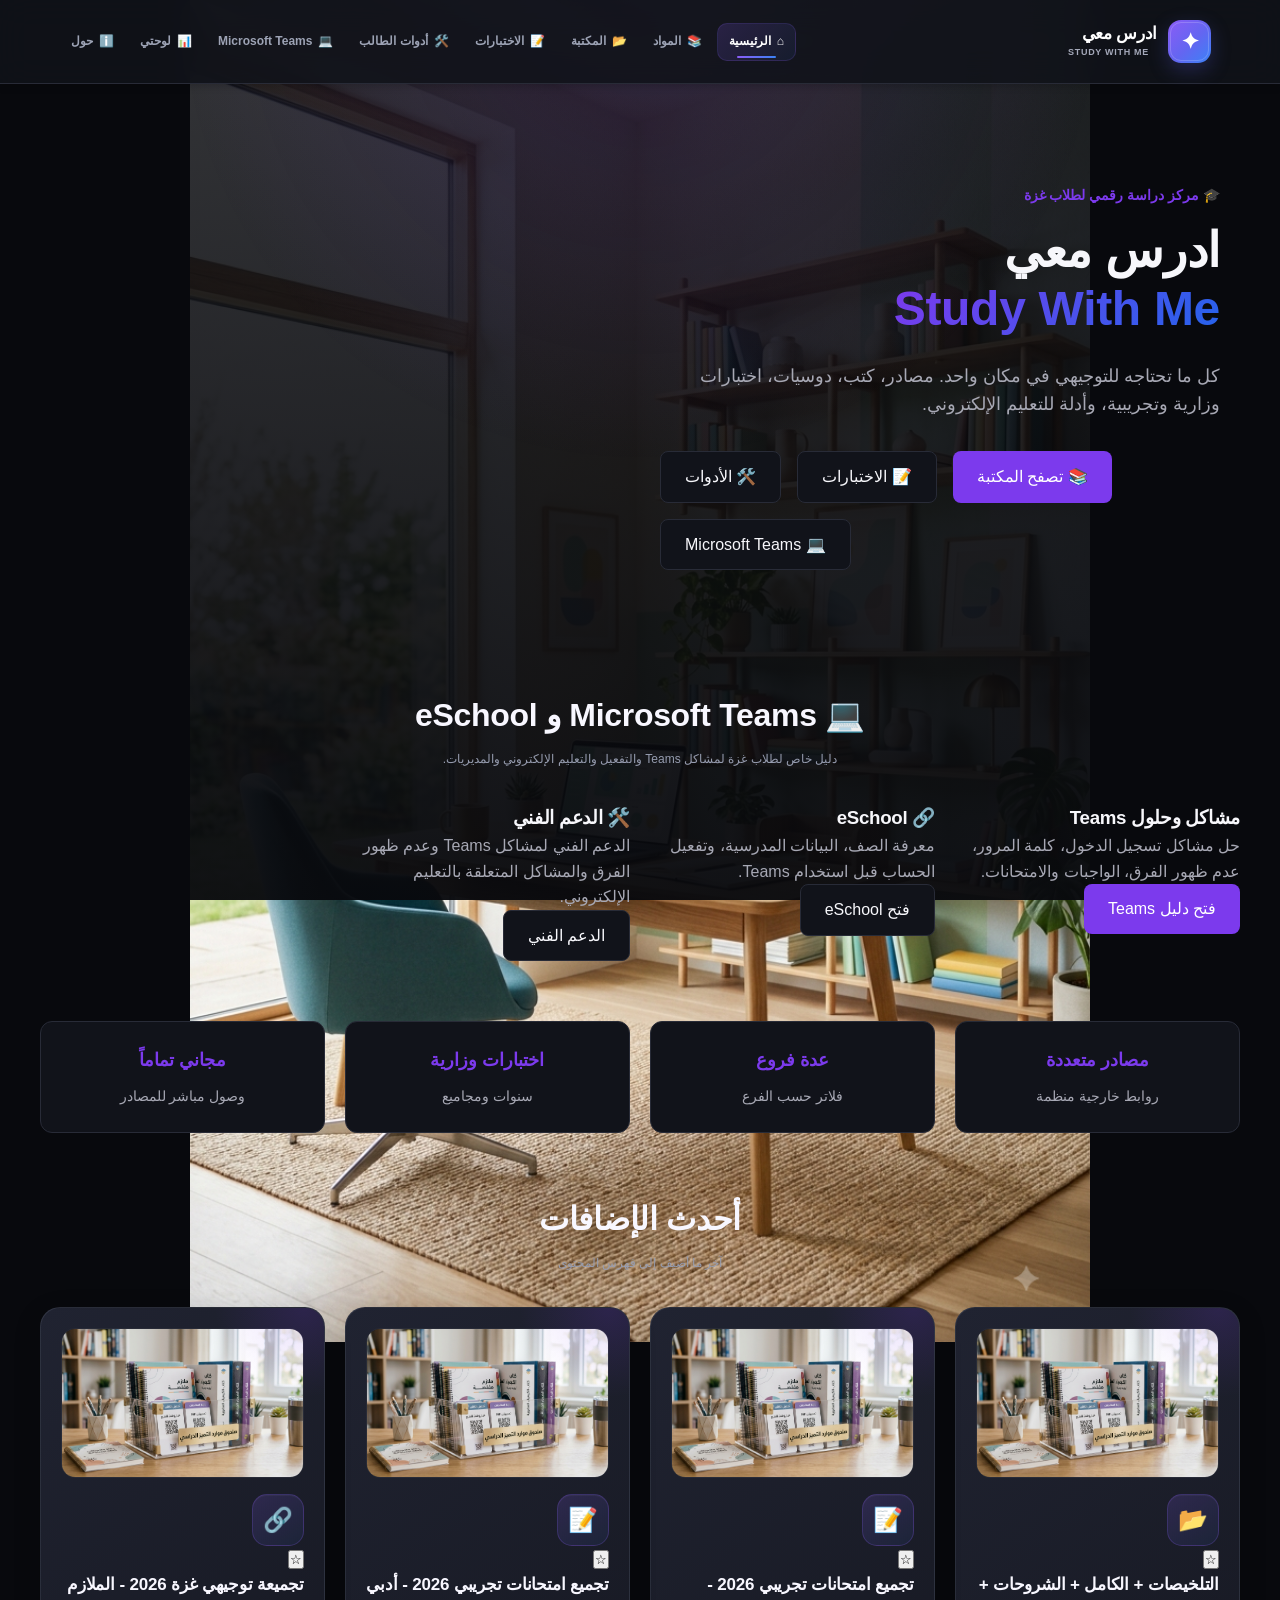
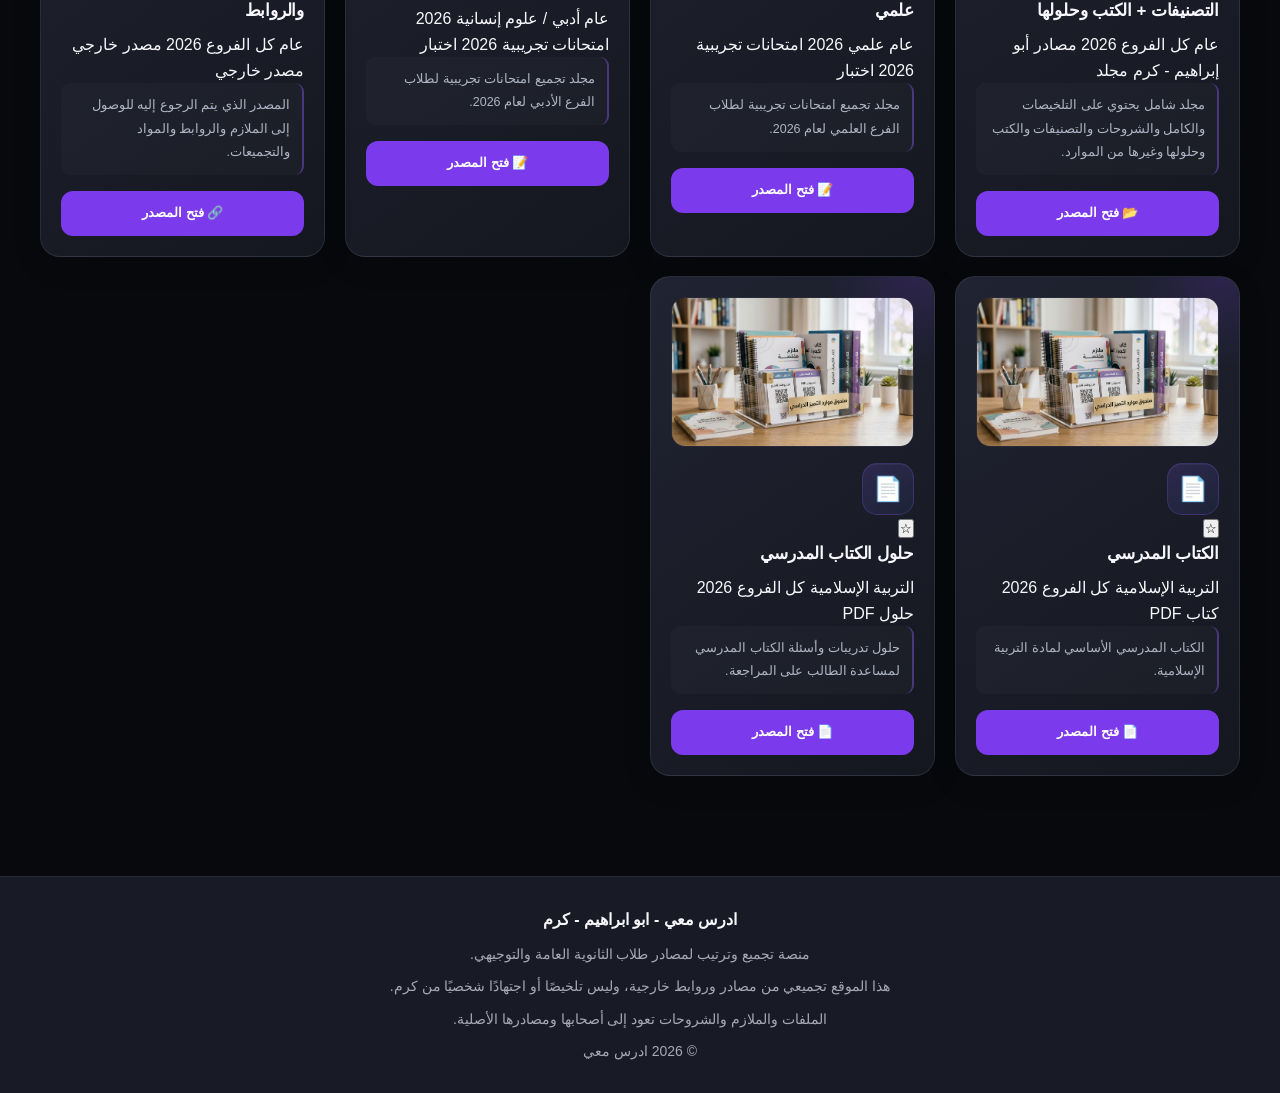
<file: index.html>
<!DOCTYPE html>
<html lang="ar" dir="rtl">

<head>
  <meta charset="UTF-8">

  <meta
    name="viewport"
    content="width=device-width, initial-scale=1.0, viewport-fit=cover"
  >

  <meta
    name="description"
    content="ادرس معي - منصة تعليمية مجانية تجمع مصادر وملفات واختبارات التوجيهي لطلاب غزة وفلسطين."
  >

  <meta
    name="keywords"
    content="توجيهي غزة, توجيهي فلسطين, توجهي 2026, كتب توجيهي, اختبارات توجيهي, Microsoft Teams, eSchool"
  >

  <meta
    property="og:title"
    content="ادرس معي - Study With Me | مصادر توجيهي غزة"
  >

  <meta
    property="og:description"
    content="منصة تعليمية مجانية لطلاب التوجيهي ومصادر التعليم الإلكتروني."
  >

  <meta
    property="og:type"
    content="website"
  >

  <title>ادرس معي - Study With Me</title>

  <link rel="stylesheet" href="./css/style.css">
  <link rel="stylesheet" href="./css/components.css">
  <link rel="stylesheet" href="./css/responsive.css">

</head>

<body>

  <div data-navbar></div>

  <main>

    <div class="container">

      <!-- Hero -->

      <section class="hero">

        <div class="hero-grid">

          <div>

            <span class="eyebrow">
              🎓 مركز دراسة رقمي لطلاب غزة
            </span>

            <h1>
              ادرس معي
              <br>
              <span class="gradient-text">
                Study With Me
              </span>
            </h1>

            <p class="lead">
              كل ما تحتاجه للتوجيهي في مكان واحد.
              مصادر، كتب، دوسيات، اختبارات وزارية وتجريبية،
              وأدلة للتعليم الإلكتروني.
            </p>

            <div class="actions">

              <a
                class="btn btn-primary"
                href="library.html"
              >
                📚 تصفح المكتبة
              </a>

              <a
                class="btn"
                href="exams.html"
              >
                📝 الاختبارات
              </a>

              <a
                class="btn"
                href="tools.html"
              >
                🛠️ الأدوات
              </a>

              <a
                class="btn"
                href="teams.html"
              >
                💻 Microsoft Teams
              </a>

            </div>

          </div>

        </div>

      </section>


      <!-- Teams -->

      <section class="section">

        <div class="section-head">

          <h2>
            💻 Microsoft Teams و eSchool
          </h2>

          <p class="muted">
            دليل خاص لطلاب غزة لمشاكل Teams والتفعيل
            والتعليم الإلكتروني والمديريات.
          </p>

        </div>

        <div class="grid">

          <article class="card">

            <h3>
              مشاكل وحلول Teams
            </h3>

            <p class="muted">
              حل مشاكل تسجيل الدخول، كلمة المرور،
              عدم ظهور الفرق، الواجبات والامتحانات.
            </p>

            <a
              class="btn btn-primary"
              href="teams.html"
            >
              فتح دليل Teams
            </a>

          </article>


          <article class="card">

            <h3>
              🔗 eSchool
            </h3>

            <p class="muted">
              معرفة الصف، البيانات المدرسية،
              وتفعيل الحساب قبل استخدام Teams.
            </p>

            <a
              class="btn"
              href="https://www.eschool.edu.ps"
              target="_blank"
              rel="noopener noreferrer"
            >
              فتح eSchool
            </a>

          </article>


          <article class="card">

            <h3>
              🛠️ الدعم الفني
            </h3>

            <p class="muted">
              الدعم الفني لمشاكل Teams وعدم ظهور الفرق
              والمشاكل المتعلقة بالتعليم الإلكتروني.
            </p>

            <a
              class="btn"
              href="https://gaza.moe.edu.ps/helpdesk"
              target="_blank"
              rel="noopener noreferrer"
            >
              الدعم الفني
            </a>

          </article>

        </div>

      </section>


      <!-- Statistics -->

      <section class="section">

        <div class="stats">

          <div class="stat">
            <strong>مصادر متعددة</strong>
            <span>روابط خارجية منظمة</span>
          </div>

          <div class="stat">
            <strong>عدة فروع</strong>
            <span>فلاتر حسب الفرع</span>
          </div>

          <div class="stat">
            <strong>اختبارات وزارية</strong>
            <span>سنوات ومجاميع</span>
          </div>

          <div class="stat">
            <strong>مجاني تماماً</strong>
            <span>وصول مباشر للمصادر</span>
          </div>

        </div>

      </section>


      <!-- Latest -->

      <section class="section">

        <div class="section-head">

          <h2>
            أحدث الإضافات
          </h2>

          <p class="muted">
            آخر ما أضيف إلى فهرس المحتوى
          </p>

        </div>

        <div
          id="latest"
          class="grid"
        >

          <div class="loading">
            جاري التحميل...
          </div>

        </div>

      </section>


      <div
        class="error"
        data-load-error
        role="alert"
        hidden
      ></div>

    </div>

  </main>


  <div data-bottom-nav></div>

  <div data-footer></div>


  <script src="./js/theme.js"></script>
  <script src="./js/app.js"></script>
  <script src="./js/data.js"></script>
  <script src="./js/library.js"></script>
  <script src="./js/favorites.js"></script>

</body>

</html>
</file>
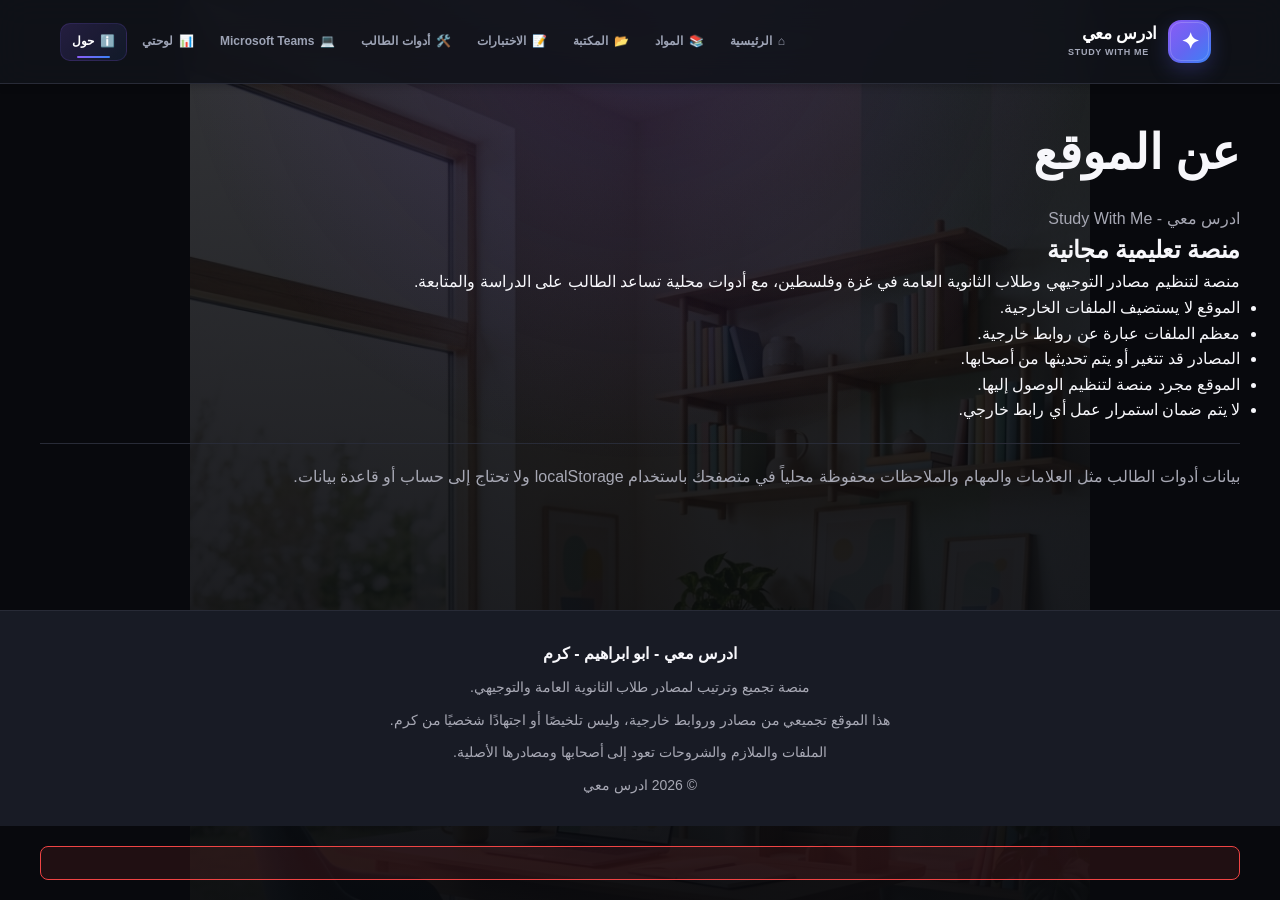
<file: about.html>
<!doctype html><html lang="ar" dir="rtl"><head><meta charset="utf-8"><meta name="viewport" content="width=device-width,initial-scale=1,viewport-fit=cover"><meta name="description" content="منصة تعليمية مجانية تجمع مصادر وملفات واختبارات التوجيهي لطلاب غزة وفلسطين."><meta name="keywords" content="توجيهي غزة, توجيهي فلسطين, توجيهي 2026, كتب توجيهي, اختبارات توجيهي, رزم توجيهي, دوسيات توجيهي, امتحانات وزارية"><meta property="og:title" content="ادرس معي - Study With Me | مصادر توجيهي غزة"><meta property="og:description" content="منصة تعليمية مجانية لطلاب غزة وفلسطين."><meta property="og:type" content="website"><title>عن الموقع | ادرس معي</title><link rel="stylesheet" href="css/style.css"><link rel="stylesheet" href="css/components.css"><link rel="stylesheet" href="css/responsive.css"></head><body><div data-navbar></div><main class="page"><div class="container"><section class="page-title"><h1>عن الموقع</h1><p class="muted">ادرس معي - Study With Me</p></section><div class="card"><h2>منصة تعليمية مجانية</h2><p>منصة لتنظيم مصادر التوجيهي وطلاب الثانوية العامة في غزة وفلسطين، مع أدوات محلية تساعد الطالب على الدراسة والمتابعة.</p><ul><li>الموقع لا يستضيف الملفات الخارجية.</li><li>معظم الملفات عبارة عن روابط خارجية.</li><li>المصادر قد تتغير أو يتم تحديثها من أصحابها.</li><li>الموقع مجرد منصة لتنظيم الوصول إليها.</li><li>لا يتم ضمان استمرار عمل أي رابط خارجي.</li></ul><div class="divider"></div><p class="muted">بيانات أدوات الطالب مثل العلامات والمهام والملاحظات محفوظة محلياً في متصفحك باستخدام localStorage ولا تحتاج إلى حساب أو قاعدة بيانات.</p></div></div></main><div data-bottom-nav></div><div data-footer></div><div class="container"><div class="error" data-load-error role="alert"></div></div><script src="js/data.js"></script><script src="js/favorites.js"></script><script src="js/app.js"></script></body></html>
</file>
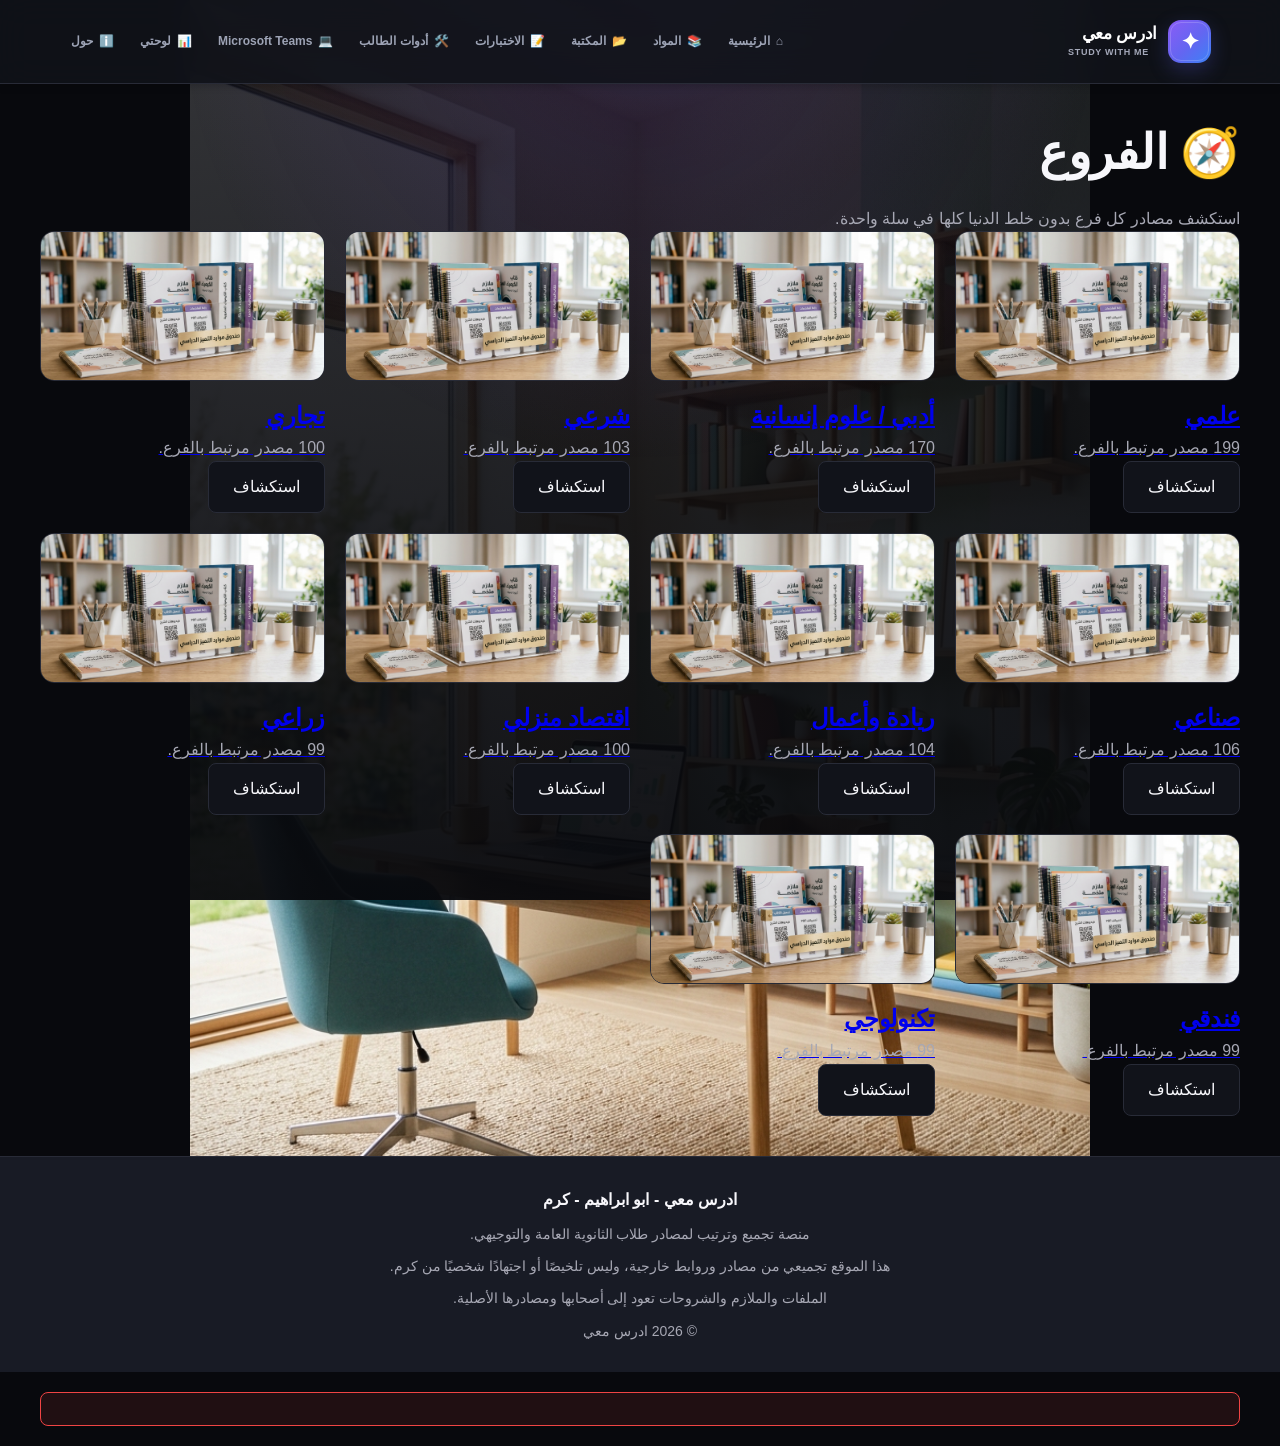
<file: branches.html>
<!doctype html><html lang="ar" dir="rtl"><head><meta charset="utf-8"><meta name="viewport" content="width=device-width,initial-scale=1,viewport-fit=cover"><meta name="description" content="منصة تعليمية مجانية تجمع مصادر وملفات واختبارات التوجيهي لطلاب غزة وفلسطين."><meta name="keywords" content="توجيهي غزة, توجيهي فلسطين, توجيهي 2026, كتب توجيهي, اختبارات توجيهي, رزم توجيهي, دوسيات توجيهي, امتحانات وزارية"><meta property="og:title" content="ادرس معي - Study With Me | مصادر توجيهي غزة"><meta property="og:description" content="منصة تعليمية مجانية لطلاب غزة وفلسطين."><meta property="og:type" content="website"><title>الفروع | ادرس معي</title><link rel="stylesheet" href="css/style.css"><link rel="stylesheet" href="css/components.css"><link rel="stylesheet" href="css/responsive.css"></head><body><div data-navbar></div><main class="page"><div class="container"><section class="page-title"><h1>🧭 الفروع</h1><p class="muted">استكشف مصادر كل فرع بدون خلط الدنيا كلها في سلة واحدة.</p></section><div id="branches-grid" class="grid"></div></div></main><div data-bottom-nav></div><div data-footer></div><div class="container"><div class="error" data-load-error role="alert"></div></div><script src="js/data.js"></script><script src="js/favorites.js"></script><script src="js/app.js"></script><script src="js/library.js"></script></body></html>
</file>
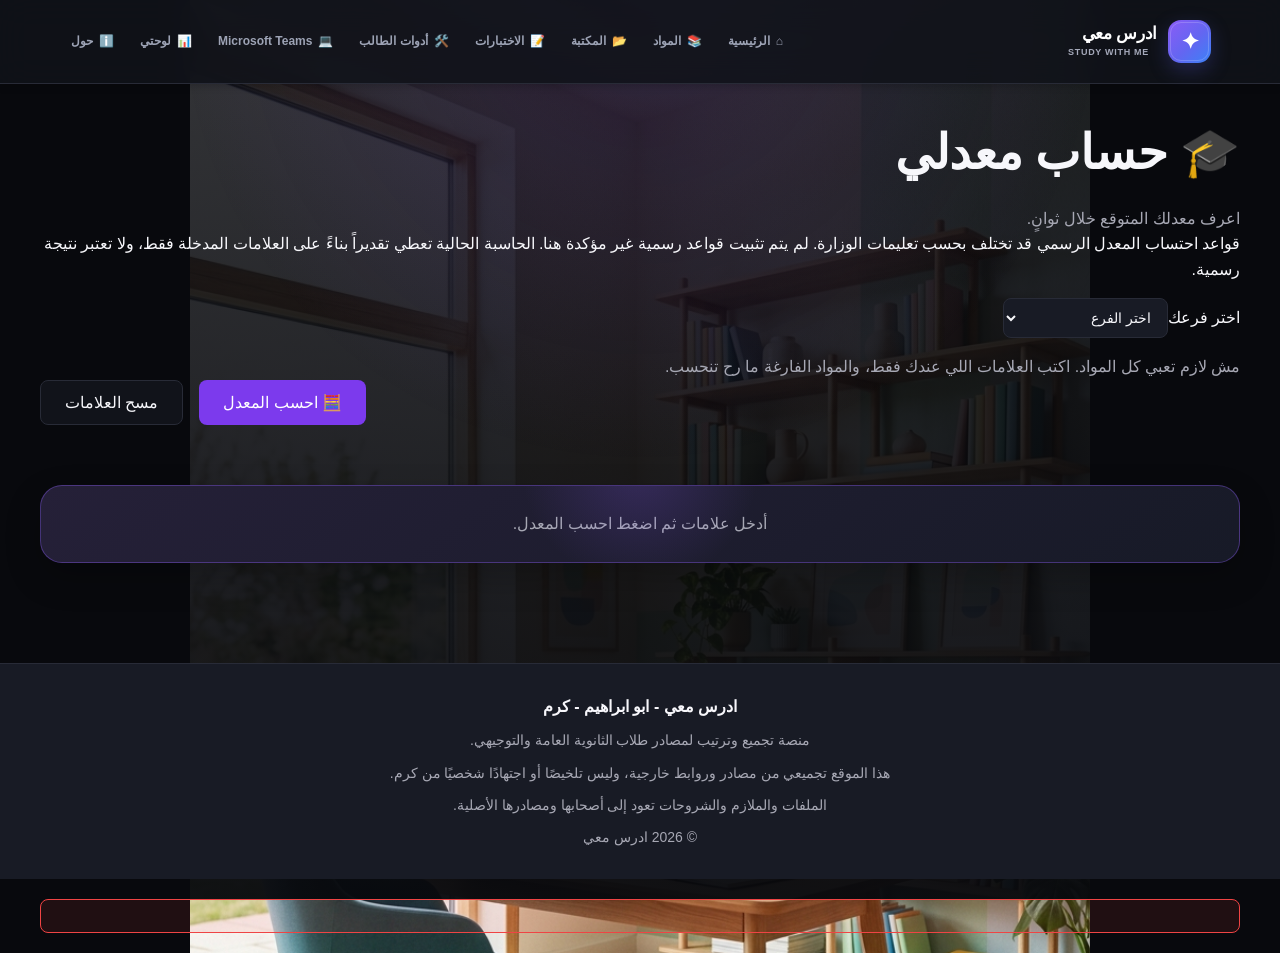
<file: calculator.html>
<!doctype html><html lang="ar" dir="rtl"><head><meta charset="utf-8"><meta name="viewport" content="width=device-width,initial-scale=1,viewport-fit=cover"><meta name="description" content="منصة تعليمية مجانية تجمع مصادر وملفات واختبارات التوجيهي لطلاب غزة وفلسطين."><meta name="keywords" content="توجيهي غزة, توجيهي فلسطين, توجيهي 2026, كتب توجيهي, اختبارات توجيهي, رزم توجيهي, دوسيات توجيهي, امتحانات وزارية"><meta property="og:title" content="ادرس معي - Study With Me | مصادر توجيهي غزة"><meta property="og:description" content="منصة تعليمية مجانية لطلاب غزة وفلسطين."><meta property="og:type" content="website"><title>حساب معدلي | ادرس معي</title><link rel="stylesheet" href="css/style.css"><link rel="stylesheet" href="css/components.css"><link rel="stylesheet" href="css/responsive.css"></head><body><div data-navbar></div><main class="page"><div class="container"><section class="page-title"><h1>🎓 حساب معدلي</h1><p class="muted">اعرف معدلك المتوقع خلال ثوانٍ.</p></section><div class="notice" id="calc-notice"></div><div class="field" style="margin:16px 0"><label for="calc-branch">اختر فرعك</label><select id="calc-branch"></select></div><p class="muted">مش لازم تعبي كل المواد. اكتب العلامات اللي عندك فقط، والمواد الفارغة ما رح تنحسب.</p><div id="calc-subjects" class="calculator-grid"></div><div class="actions"><button class="btn btn-primary" id="calc-btn">🧮 احسب المعدل</button><button class="btn" id="clear-calc">مسح العلامات</button></div><section class="section"><div id="calc-result" class="result-card"><div class="muted">أدخل علامات ثم اضغط احسب المعدل.</div></div></section></div></main><div data-bottom-nav></div><div data-footer></div><div class="container"><div class="error" data-load-error role="alert"></div></div><script src="js/data.js"></script><script src="js/favorites.js"></script><script src="js/app.js"></script><script src="js/calculator.js"></script></body></html>
</file>
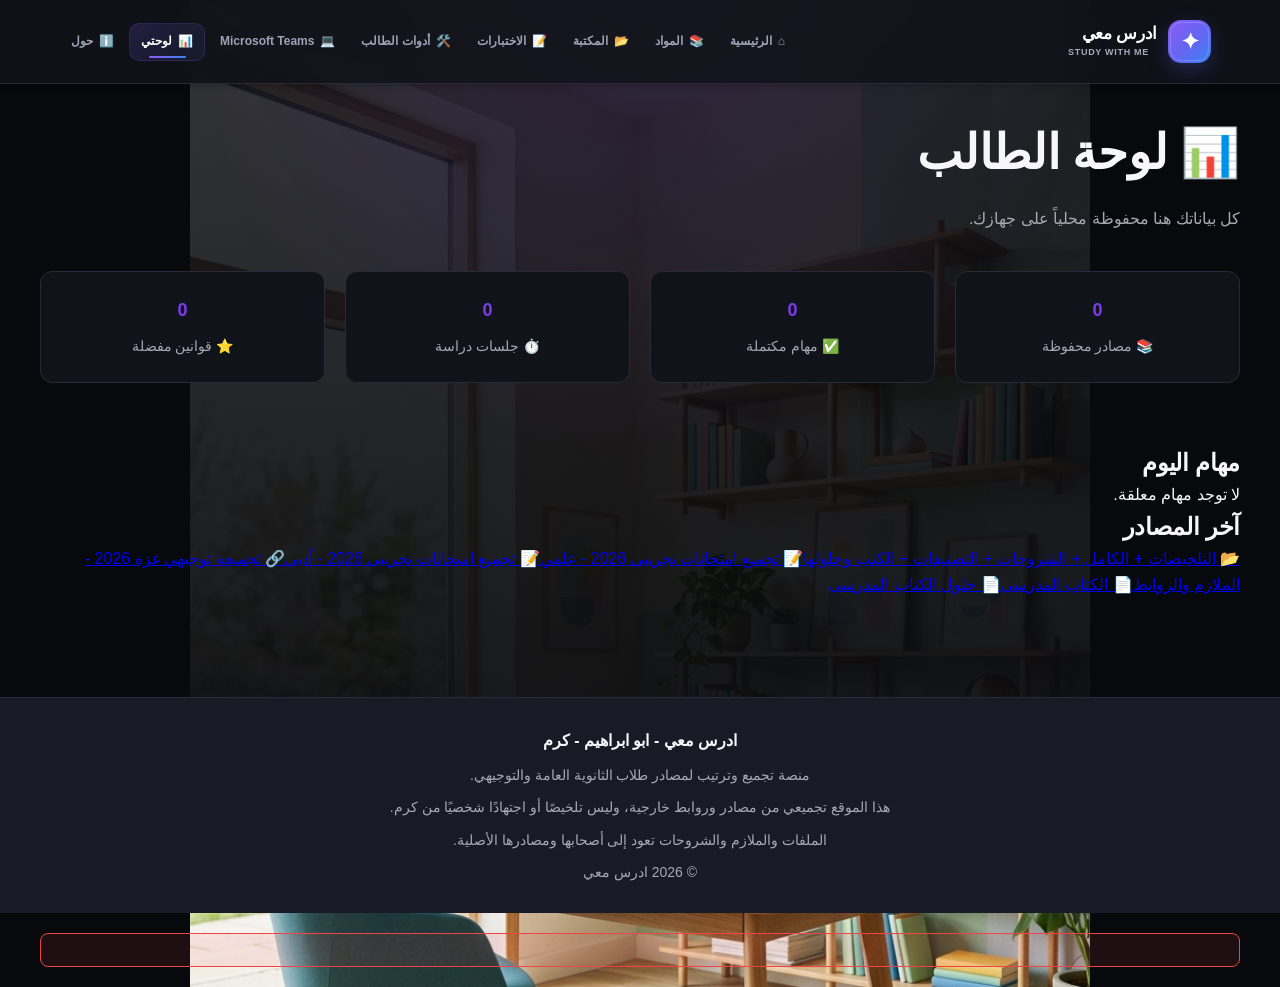
<file: dashboard.html>
<!doctype html><html lang="ar" dir="rtl"><head><meta charset="utf-8"><meta name="viewport" content="width=device-width,initial-scale=1,viewport-fit=cover"><meta name="description" content="منصة تعليمية مجانية تجمع مصادر وملفات واختبارات التوجيهي لطلاب غزة وفلسطين."><meta name="keywords" content="توجيهي غزة, توجيهي فلسطين, توجيهي 2026, كتب توجيهي, اختبارات توجيهي, رزم توجيهي, دوسيات توجيهي, امتحانات وزارية"><meta property="og:title" content="ادرس معي - Study With Me | مصادر توجيهي غزة"><meta property="og:description" content="منصة تعليمية مجانية لطلاب غزة وفلسطين."><meta property="og:type" content="website"><title>لوحة الطالب | ادرس معي</title><link rel="stylesheet" href="css/style.css"><link rel="stylesheet" href="css/components.css"><link rel="stylesheet" href="css/responsive.css"></head><body><div data-navbar></div><main class="page"><div class="container"><section class="page-title"><h1>📊 لوحة الطالب</h1><p class="muted">كل بياناتك هنا محفوظة محلياً على جهازك.</p></section><div class="stats"><div class="stat"><strong id="dash-fav">0</strong><span>📚 مصادر محفوظة</span></div><div class="stat"><strong id="dash-tasks">0</strong><span>✅ مهام مكتملة</span></div><div class="stat"><strong id="dash-sessions">0</strong><span>⏱️ جلسات دراسة</span></div><div class="stat"><strong id="dash-laws">0</strong><span>⭐ قوانين مفضلة</span></div></div><section class="section"><div class="split"><div class="card"><h2>مهام اليوم</h2><div id="dash-task-list" class="list"></div></div><div class="card"><h2>آخر المصادر</h2><div id="dash-latest" class="list"></div></div></div></section></div></main><div data-bottom-nav></div><div data-footer></div><div class="container"><div class="error" data-load-error role="alert"></div></div><script src="js/data.js"></script><script src="js/favorites.js"></script><script src="js/app.js"></script><script src="js/dashboard.js"></script></body></html>
</file>
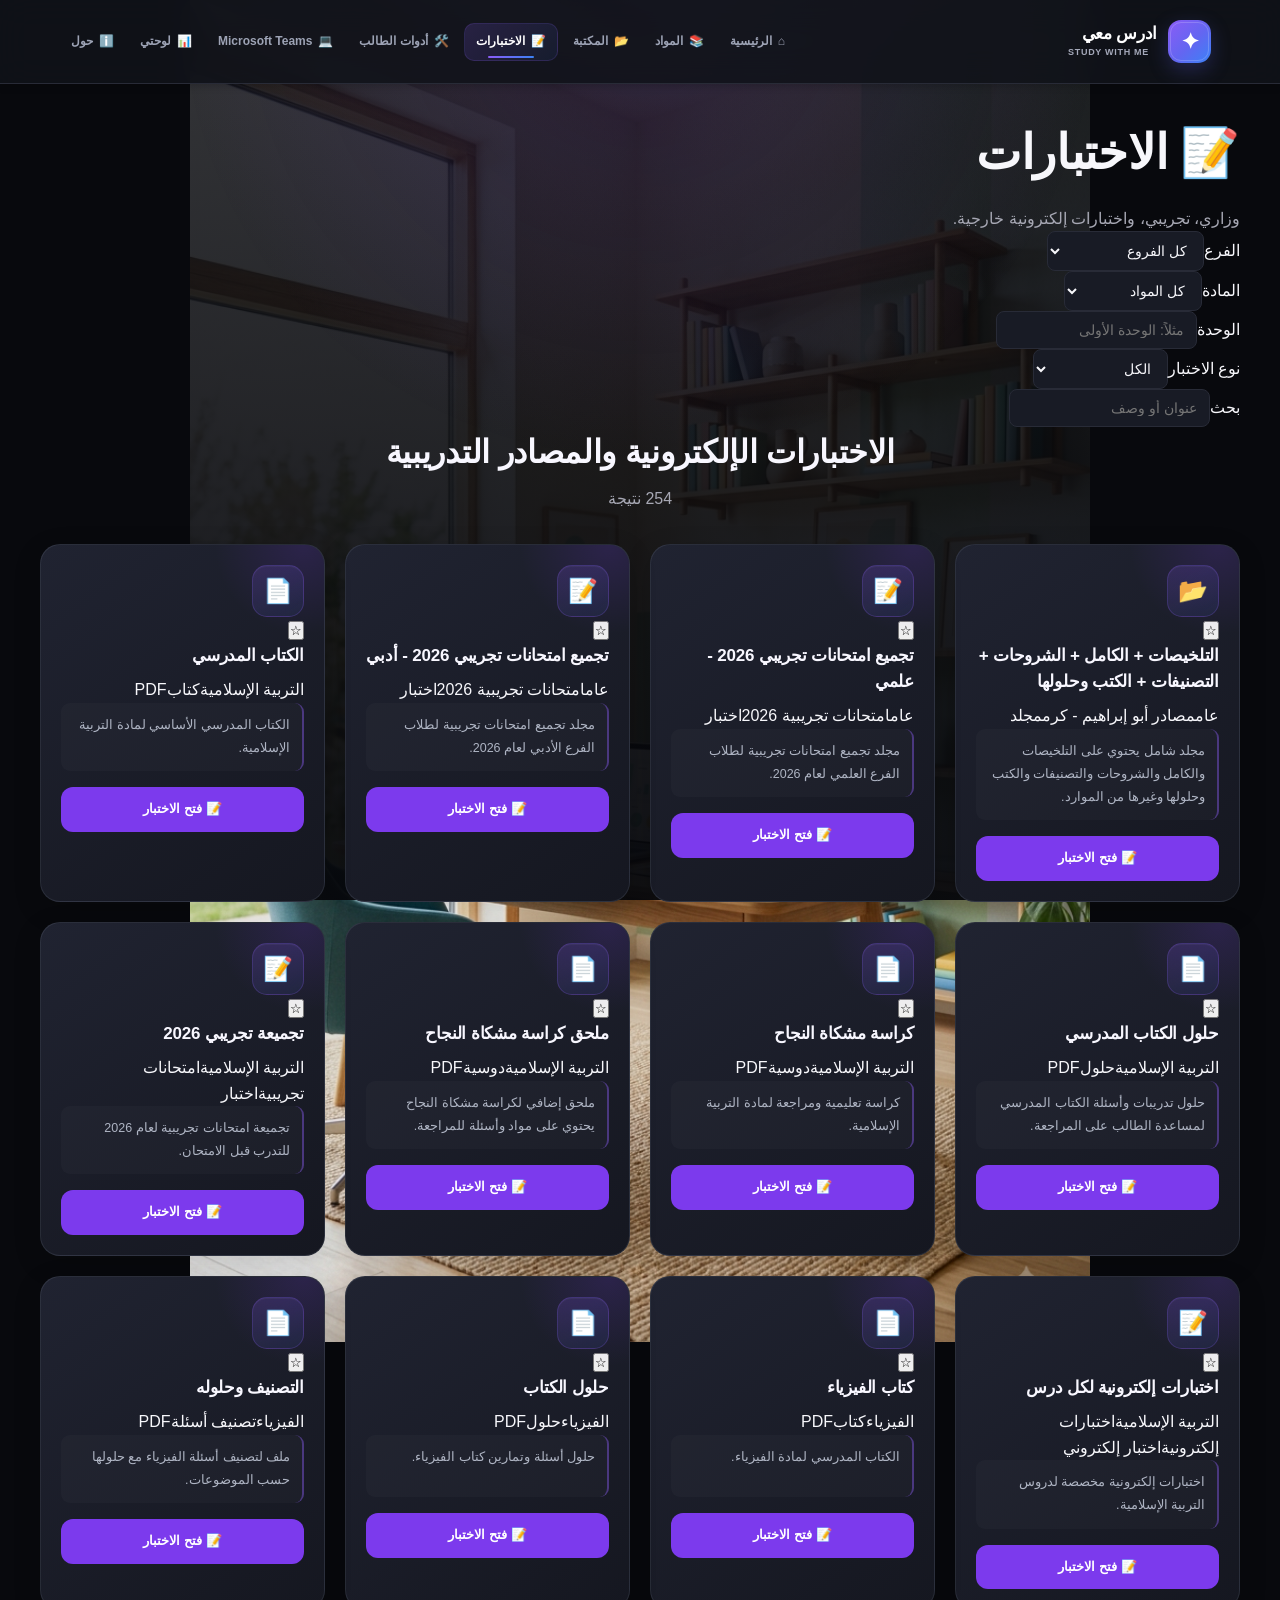
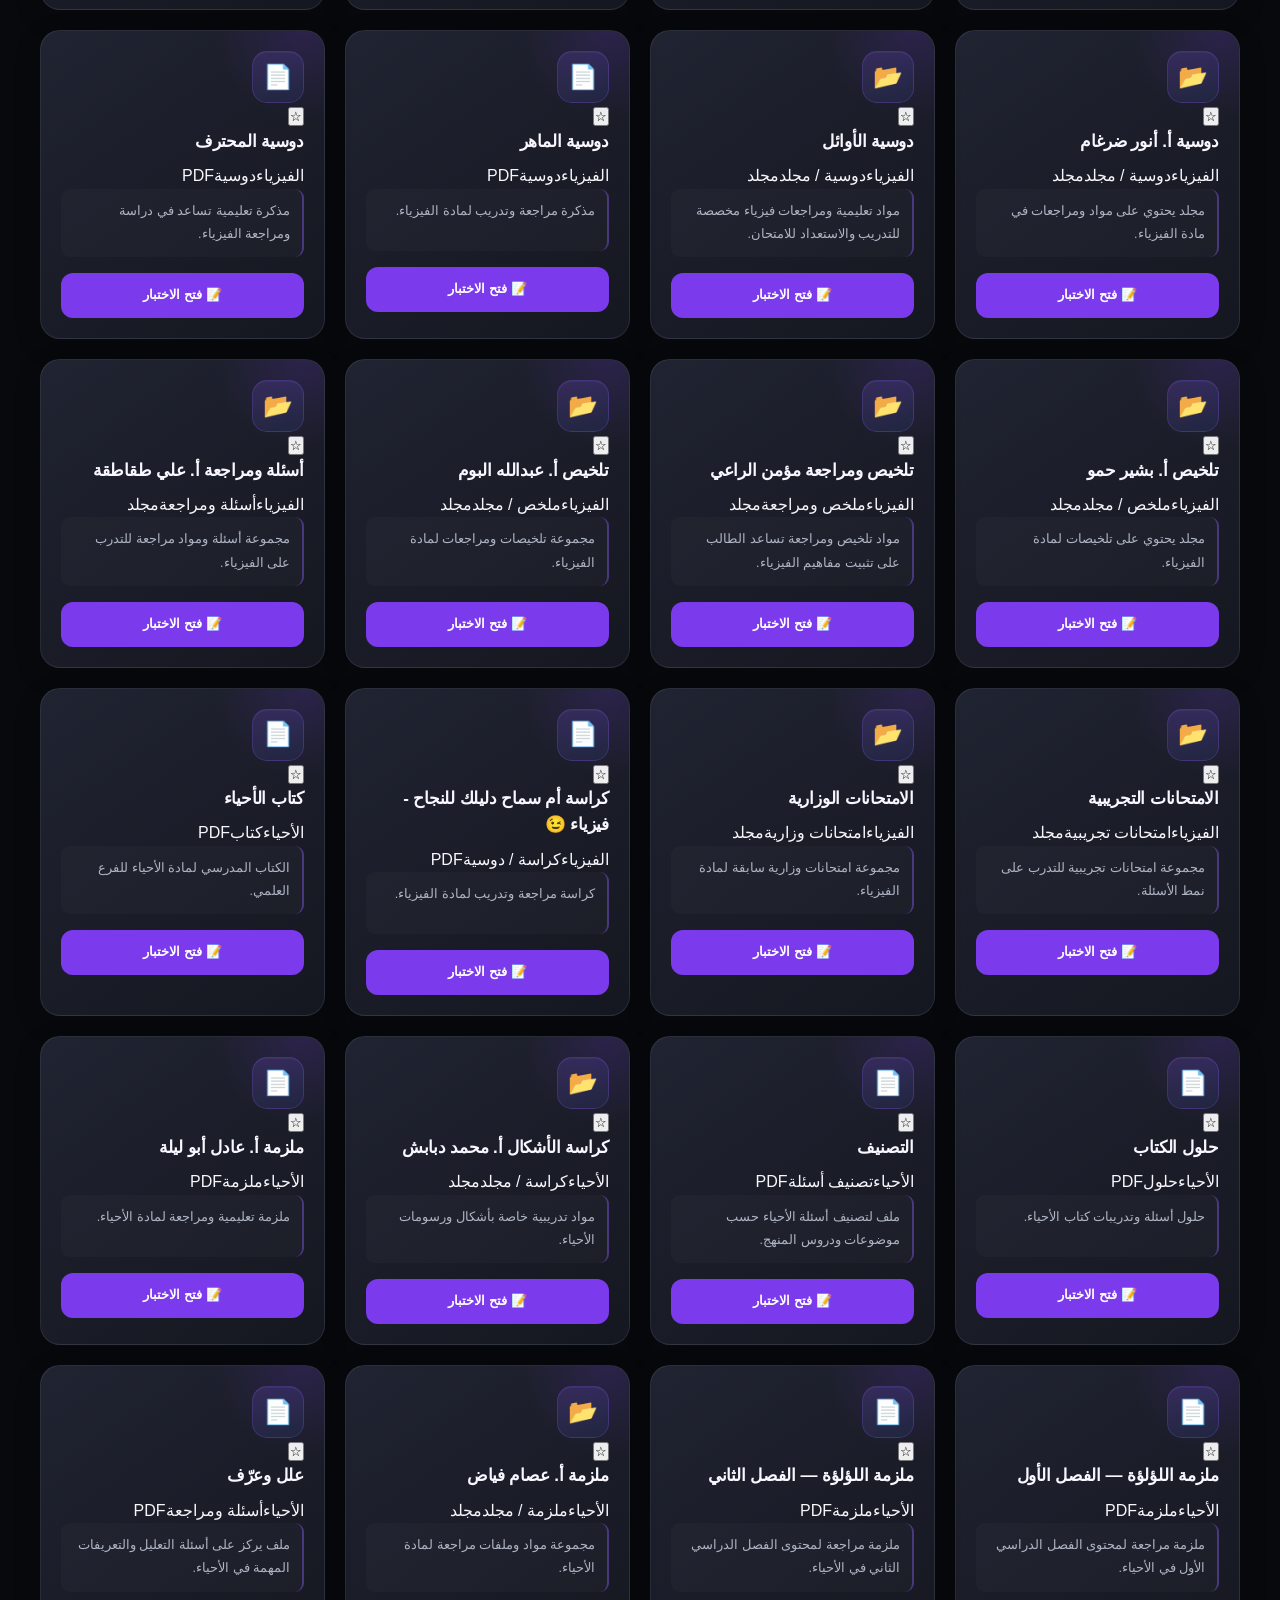
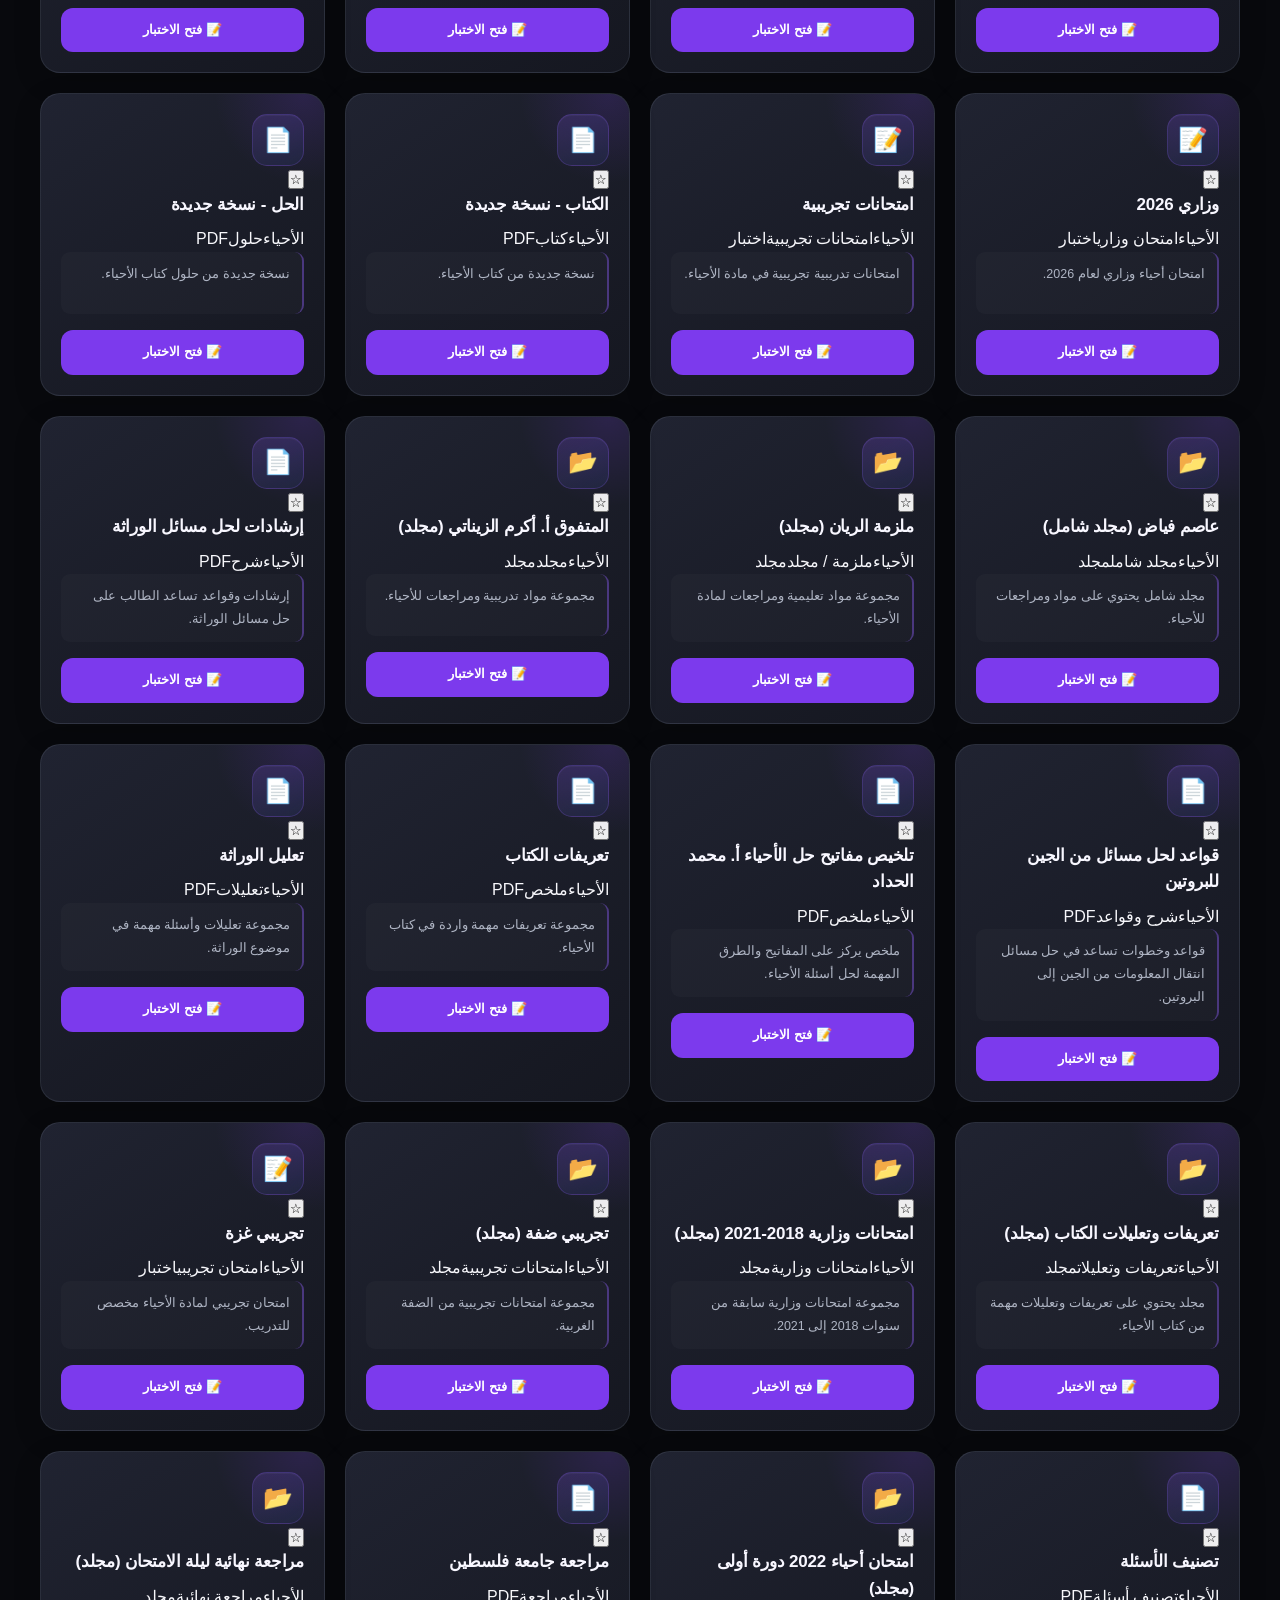
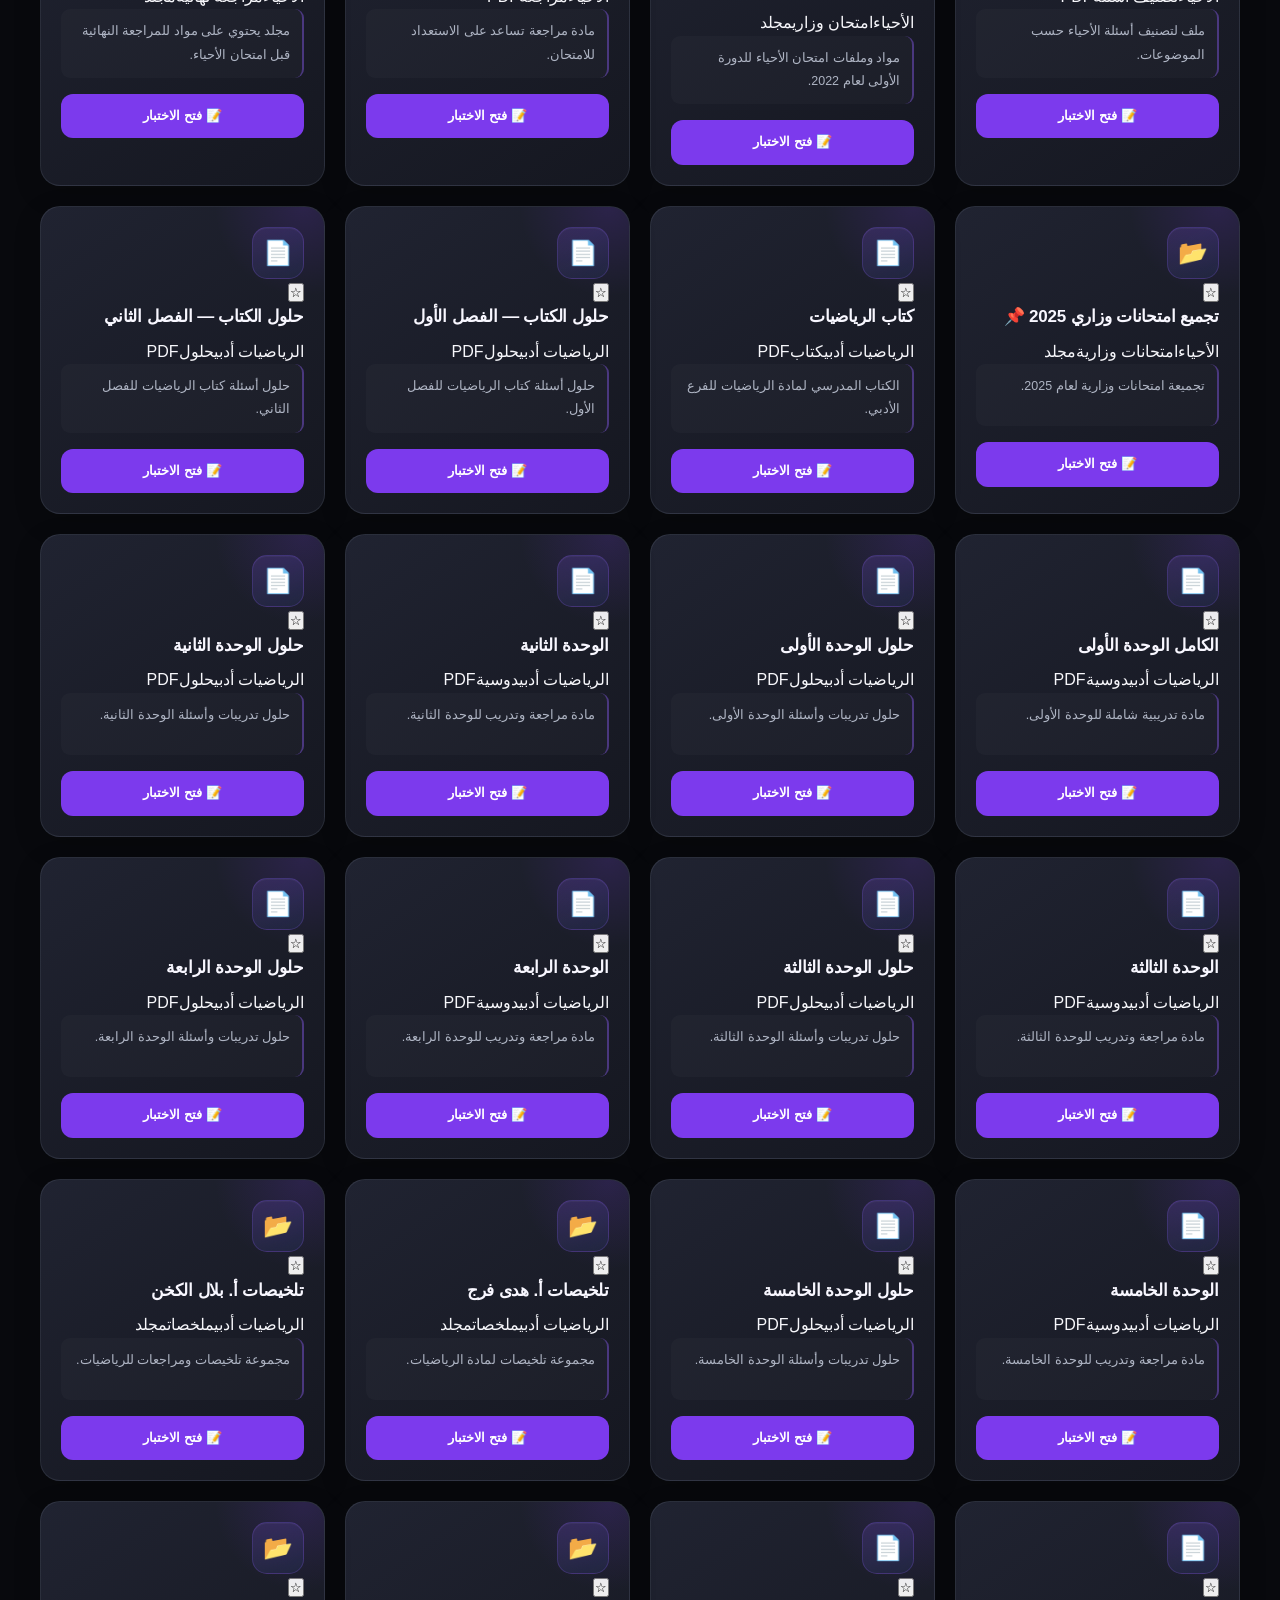
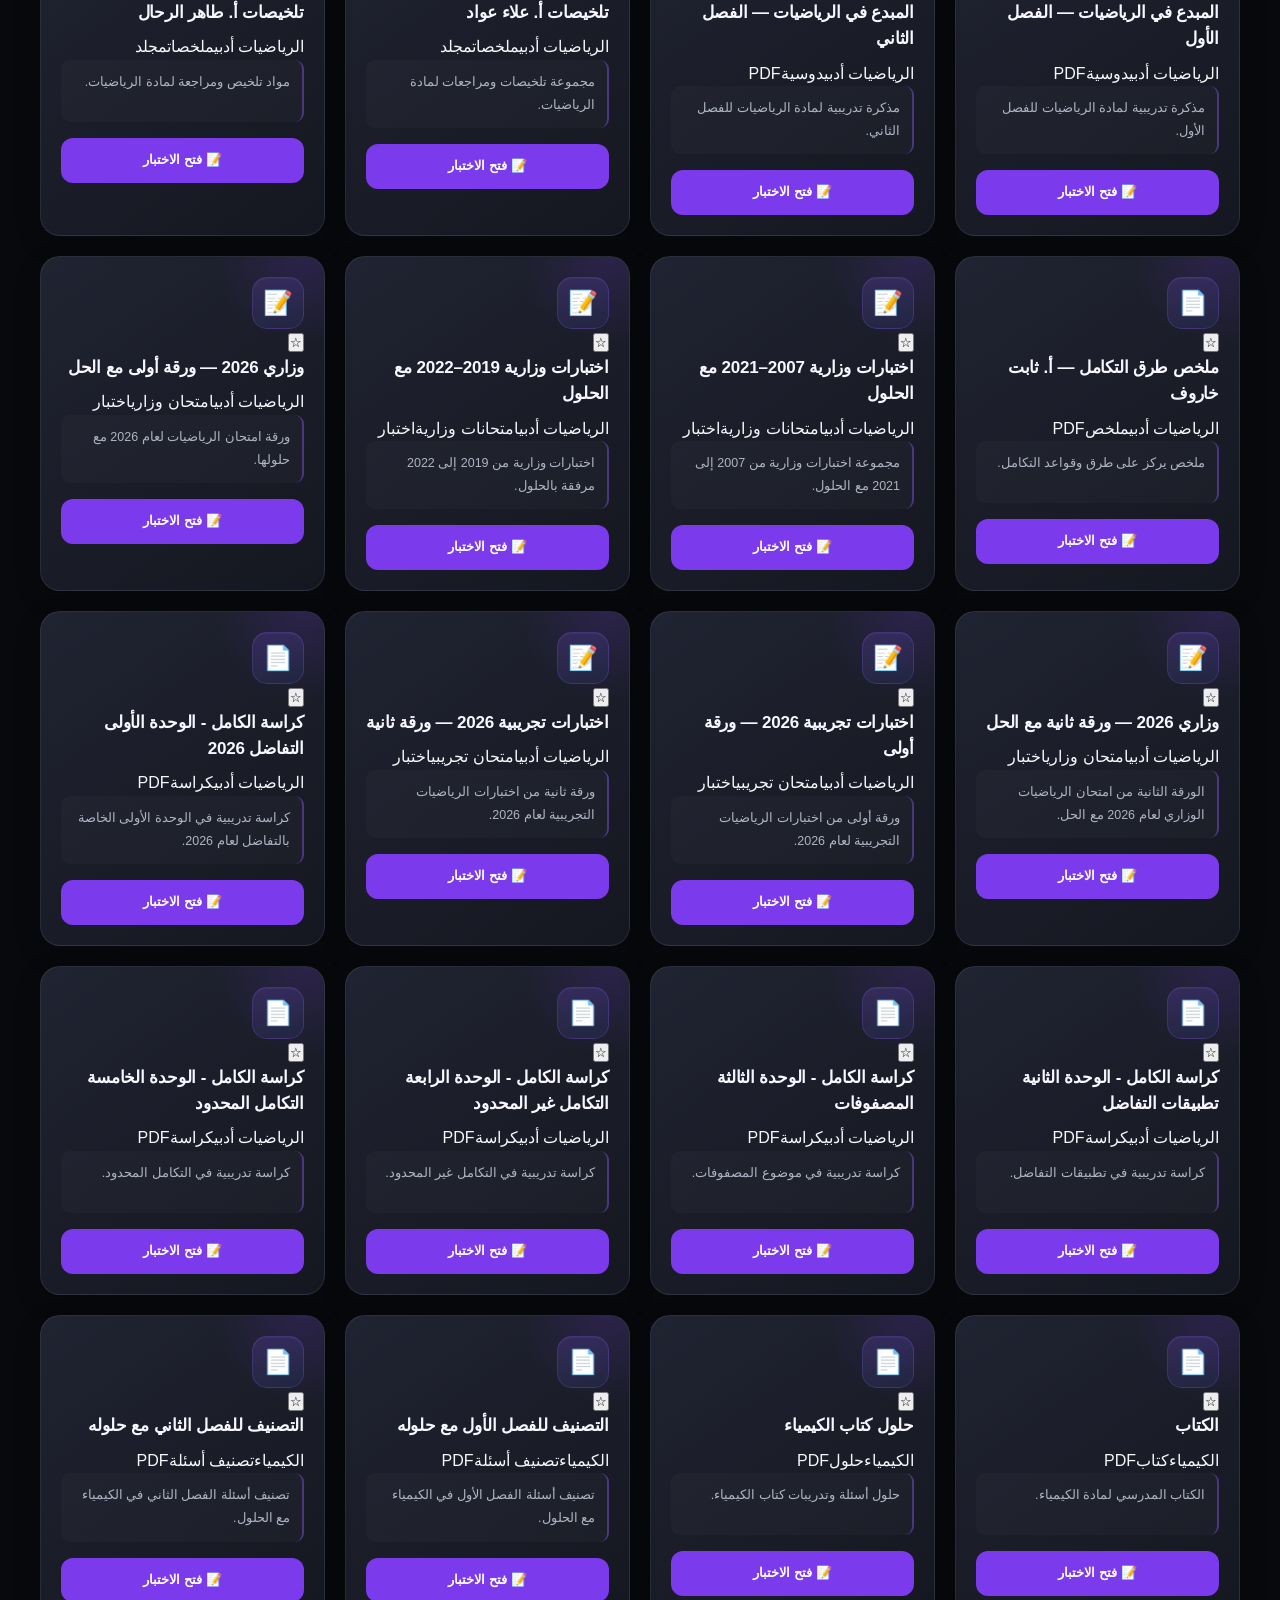
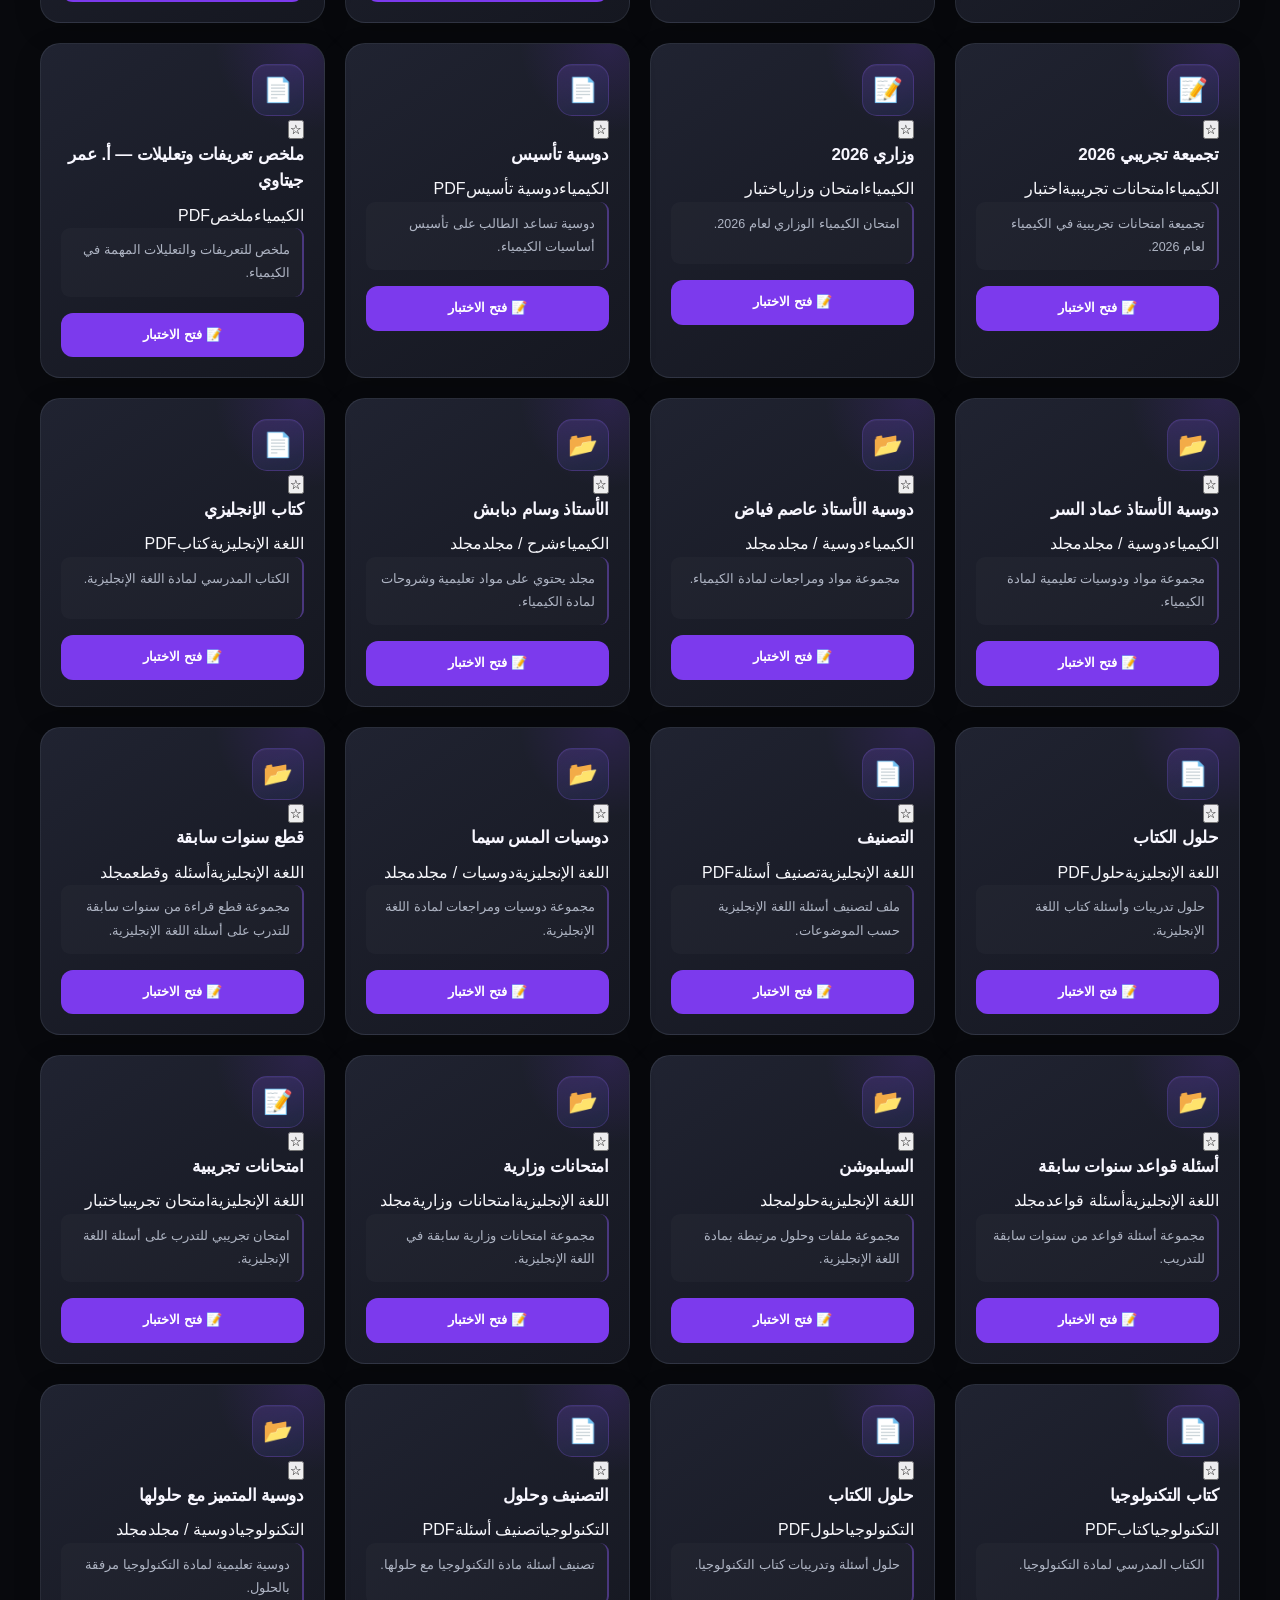
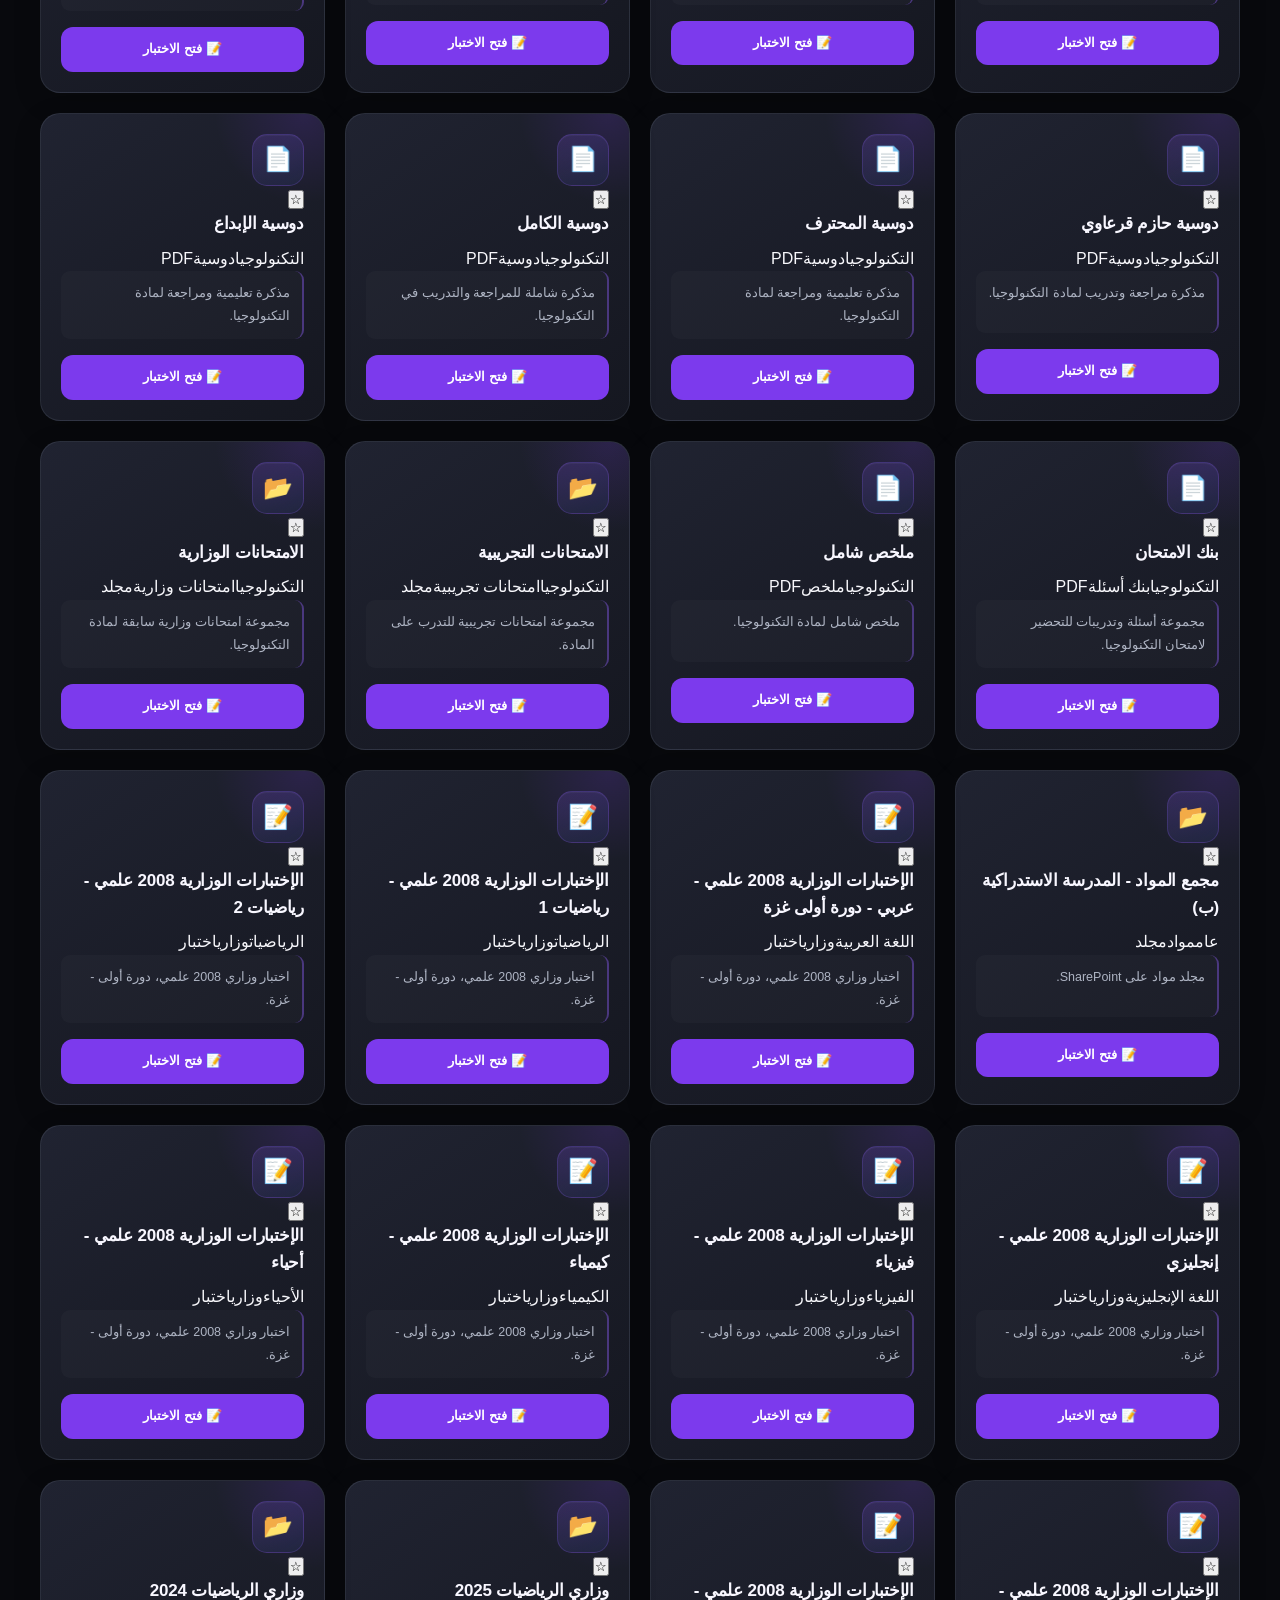
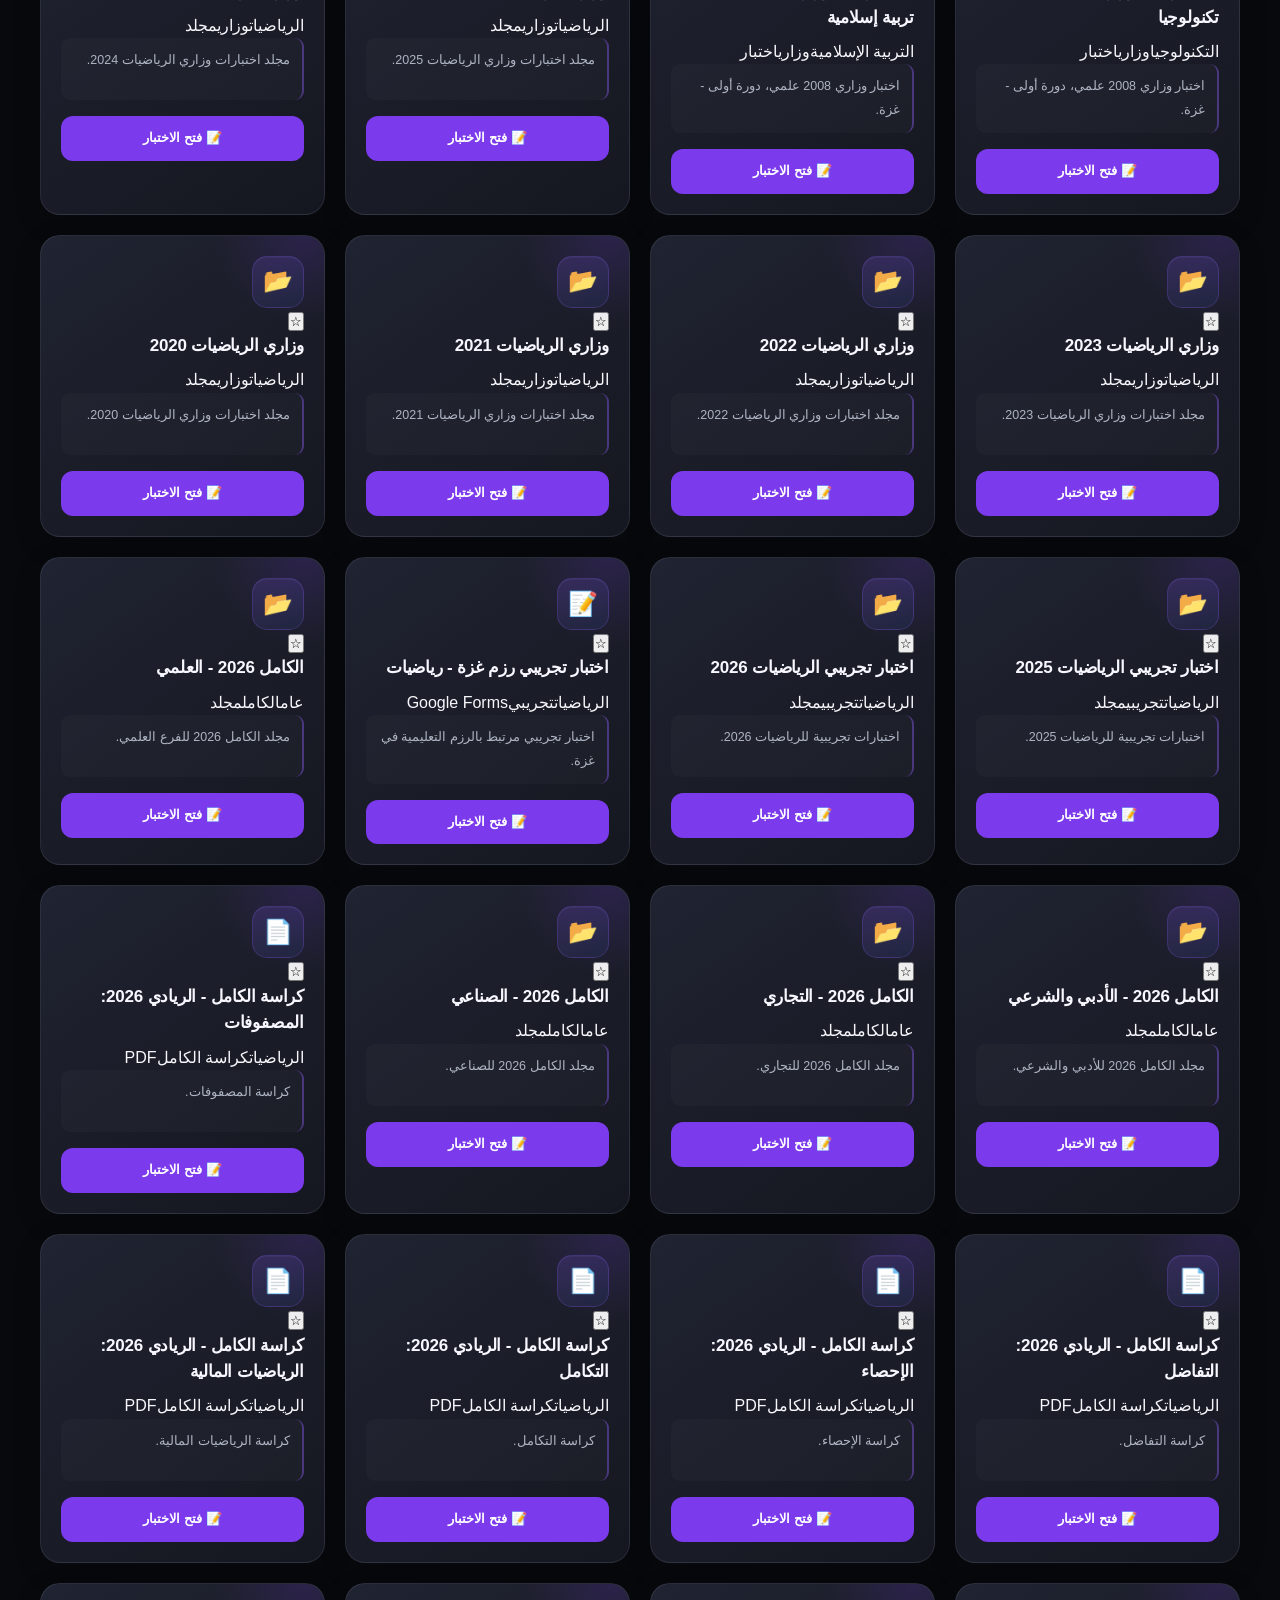
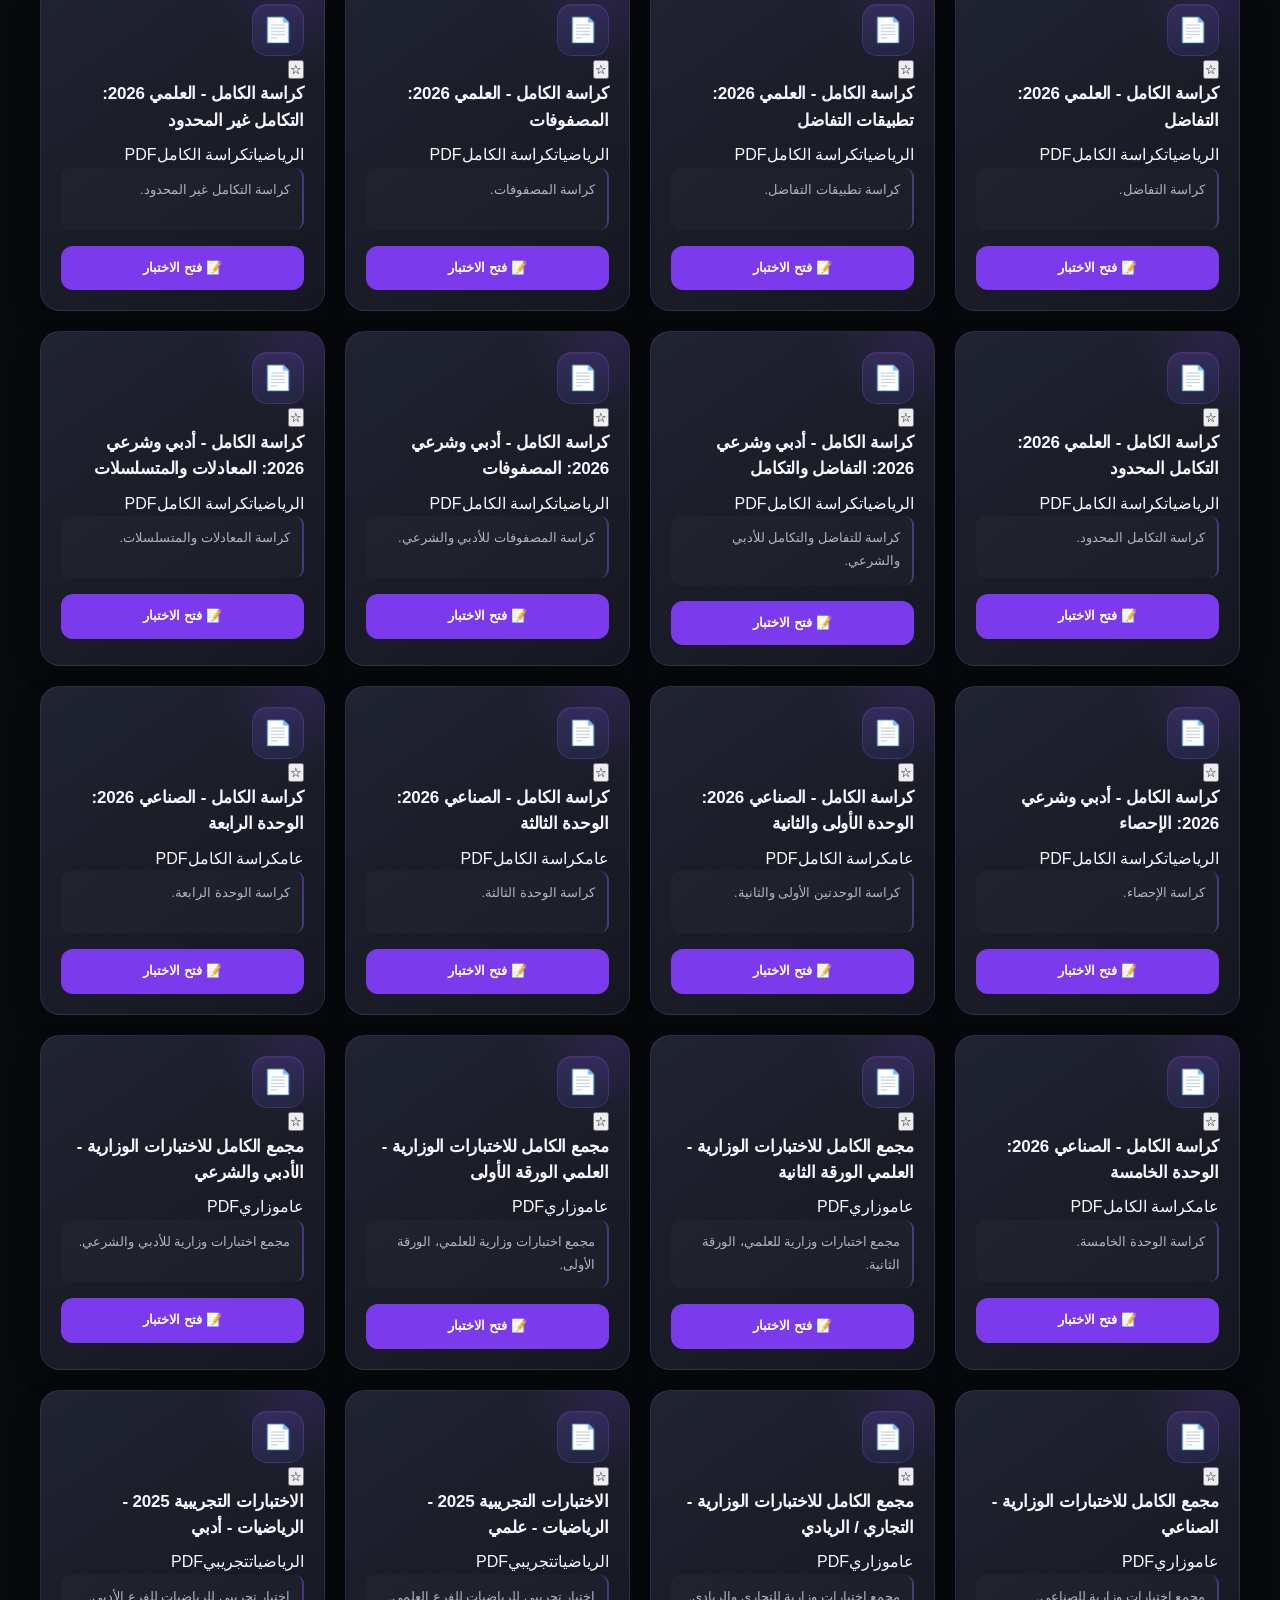
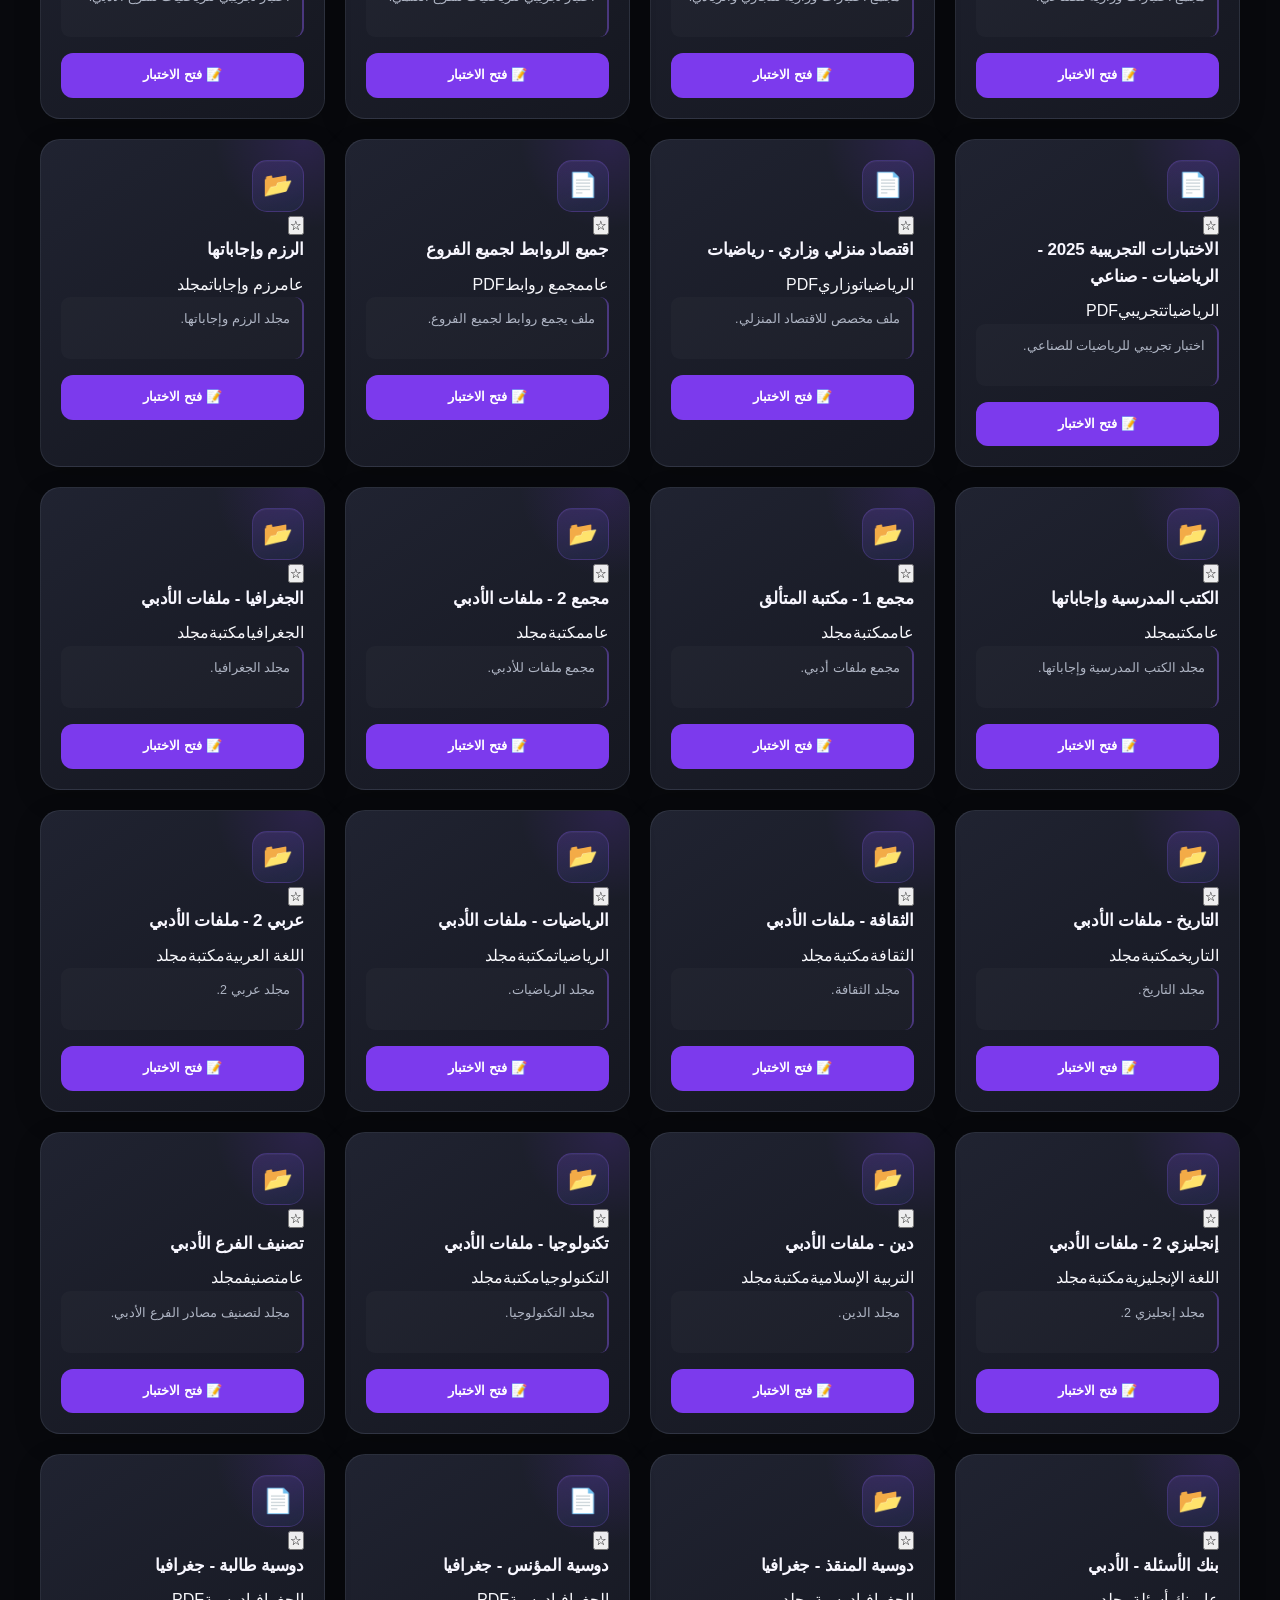
<file: exams.html>
<!doctype html><html lang="ar" dir="rtl"><head><meta charset="utf-8"><meta name="viewport" content="width=device-width,initial-scale=1,viewport-fit=cover"><meta name="description" content="منصة تعليمية مجانية تجمع مصادر وملفات واختبارات التوجيهي لطلاب غزة وفلسطين."><meta name="keywords" content="توجيهي غزة, توجيهي فلسطين, توجيهي 2026, كتب توجيهي, اختبارات توجيهي, رزم توجيهي, دوسيات توجيهي, امتحانات وزارية"><meta property="og:title" content="ادرس معي - Study With Me | مصادر توجيهي غزة"><meta property="og:description" content="منصة تعليمية مجانية لطلاب غزة وفلسطين."><meta property="og:type" content="website"><title>الاختبارات | ادرس معي</title><link rel="stylesheet" href="css/style.css"><link rel="stylesheet" href="css/components.css"><link rel="stylesheet" href="css/responsive.css"></head><body><div data-navbar></div><main class="page"><div class="container"><section class="page-title"><h1>📝 الاختبارات</h1><p class="muted">وزاري، تجريبي، واختبارات إلكترونية خارجية.</p></section><div id="exam-filters" class="filters"></div><div class="section-head"><h2>الاختبارات الإلكترونية والمصادر التدريبية</h2><span id="exam-count" class="muted"></span></div><div id="exam-grid" class="grid"></div></div></main><div data-bottom-nav></div><div data-footer></div><div class="container"><div class="error" data-load-error role="alert"></div></div><script src="js/data.js"></script><script src="js/favorites.js"></script><script src="js/app.js"></script><script src="js/exams.js"></script></body></html>
</file>
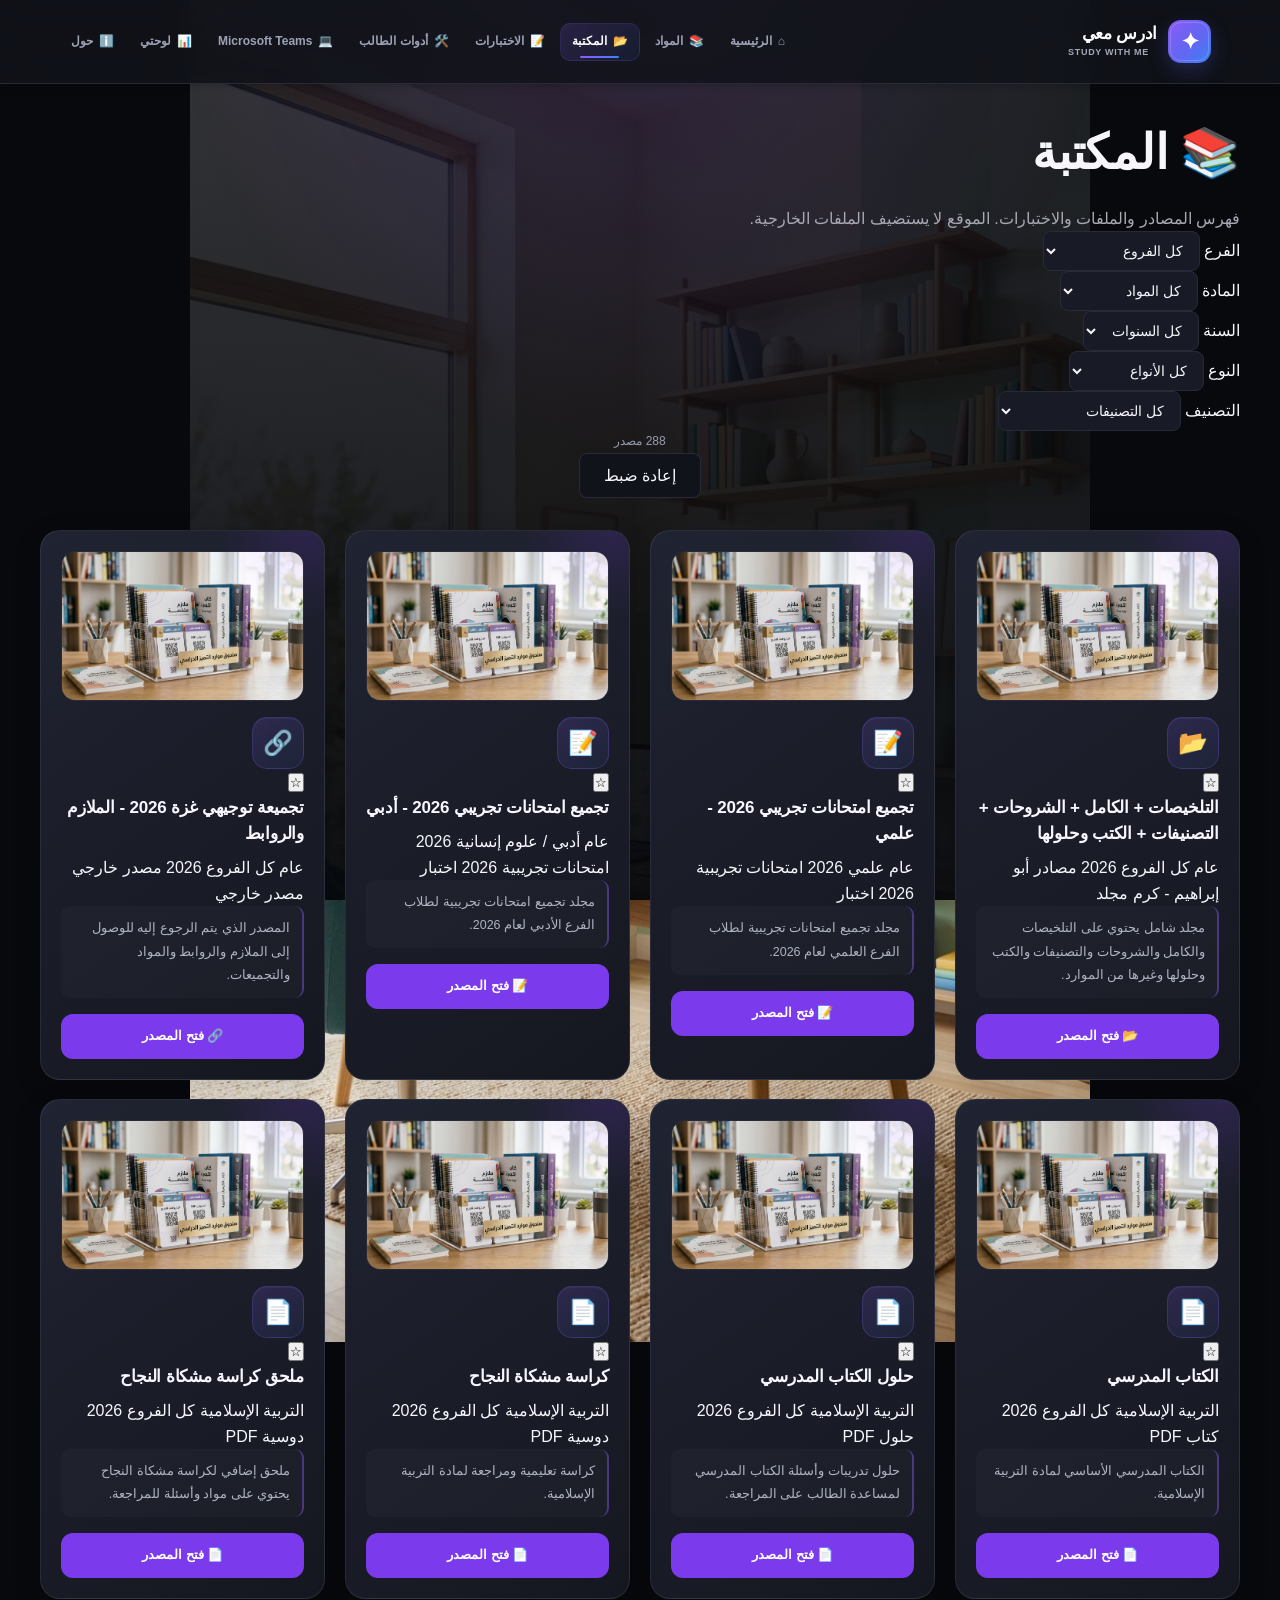
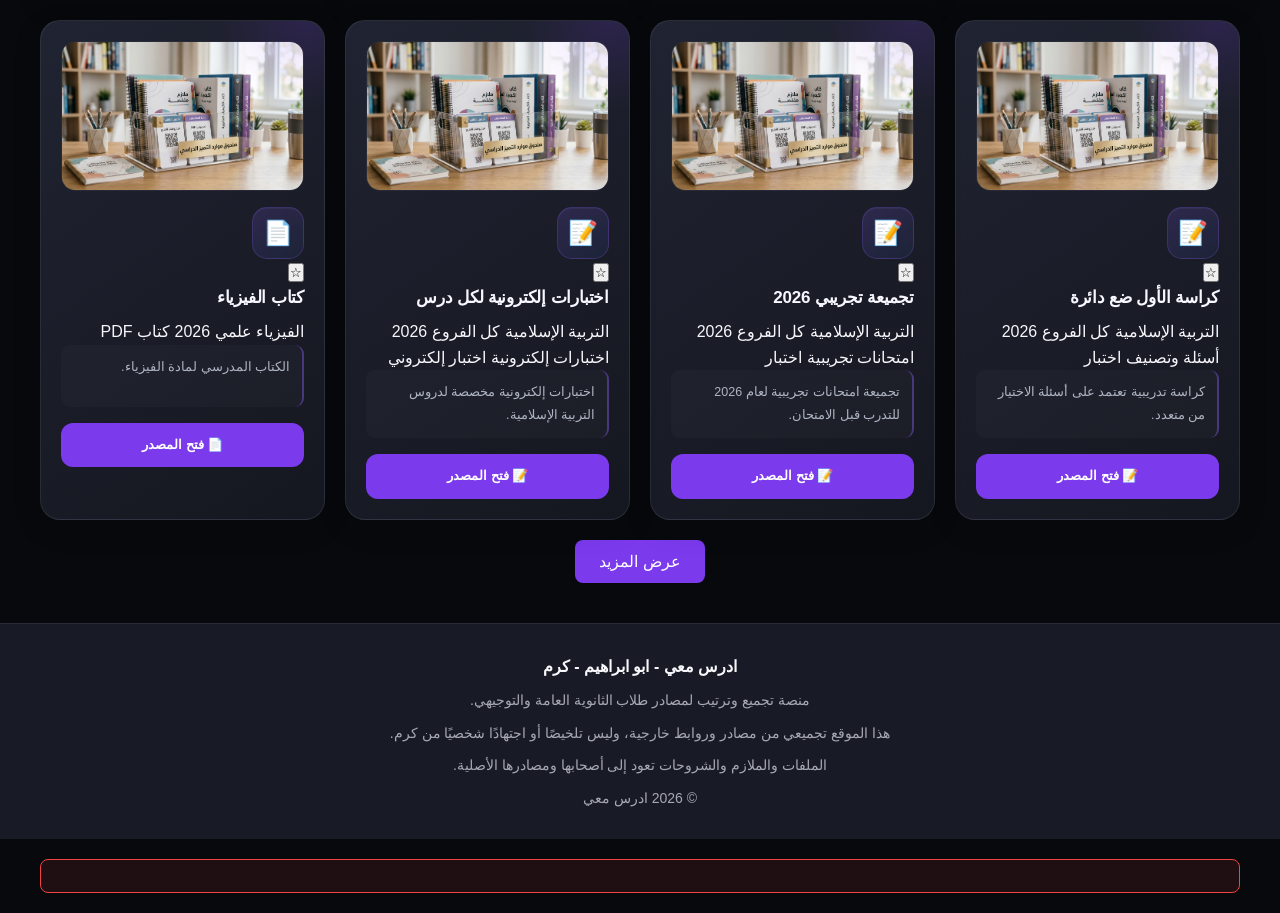
<file: library.html>
<!doctype html><html lang="ar" dir="rtl"><head><meta charset="utf-8"><meta name="viewport" content="width=device-width,initial-scale=1,viewport-fit=cover"><meta name="description" content="منصة تعليمية مجانية تجمع مصادر وملفات واختبارات التوجيهي لطلاب غزة وفلسطين."><meta name="keywords" content="توجيهي غزة, توجيهي فلسطين, توجيهي 2026, كتب توجيهي, اختبارات توجيهي, رزم توجيهي, دوسيات توجيهي, امتحانات وزارية"><meta property="og:title" content="ادرس معي - Study With Me | مصادر توجيهي غزة"><meta property="og:description" content="منصة تعليمية مجانية لطلاب غزة وفلسطين."><meta property="og:type" content="website"><title>المكتبة | ادرس معي</title><link rel="stylesheet" href="css/style.css"><link rel="stylesheet" href="css/components.css"><link rel="stylesheet" href="css/responsive.css"></head><body><div data-navbar></div><main class="page"><div class="container"><section class="page-title"><h1>📚 المكتبة</h1><p class="muted">فهرس المصادر والملفات والاختبارات. الموقع لا يستضيف الملفات الخارجية.</p></section><section><div id="library-filters" class="filters"></div><div class="section-head"><p id="library-count" class="muted"></p><button class="btn" id="reset-filters">إعادة ضبط</button></div><div id="resource-grid" class="grid"></div><div id="load-more-wrap" style="text-align:center;margin-top:20px"></div></section></div></main><div data-bottom-nav></div><div data-footer></div><div class="container"><div class="error" data-load-error role="alert"></div></div><script src="js/data.js"></script><script src="js/favorites.js"></script><script src="js/app.js"></script><script src="js/library.js"></script></body></html>
</file>
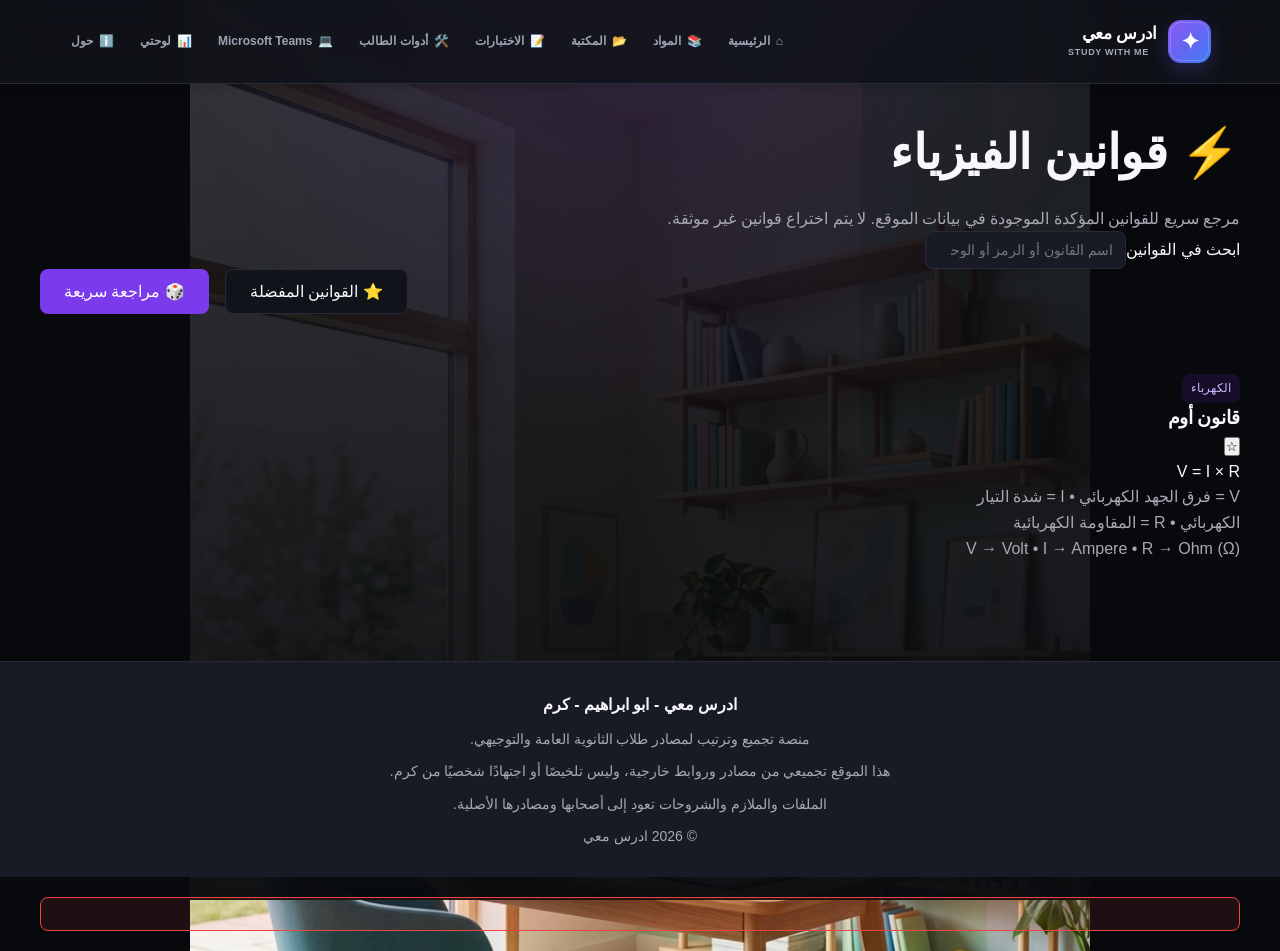
<file: physics-laws.html>
<!doctype html><html lang="ar" dir="rtl"><head><meta charset="utf-8"><meta name="viewport" content="width=device-width,initial-scale=1,viewport-fit=cover"><meta name="description" content="منصة تعليمية مجانية تجمع مصادر وملفات واختبارات التوجيهي لطلاب غزة وفلسطين."><meta name="keywords" content="توجيهي غزة, توجيهي فلسطين, توجيهي 2026, كتب توجيهي, اختبارات توجيهي, رزم توجيهي, دوسيات توجيهي, امتحانات وزارية"><meta property="og:title" content="ادرس معي - Study With Me | مصادر توجيهي غزة"><meta property="og:description" content="منصة تعليمية مجانية لطلاب غزة وفلسطين."><meta property="og:type" content="website"><title>قوانين الفيزياء | ادرس معي</title><link rel="stylesheet" href="css/style.css"><link rel="stylesheet" href="css/components.css"><link rel="stylesheet" href="css/responsive.css"></head><body><div data-navbar></div><main class="page"><div class="container"><section class="page-title"><h1>⚡ قوانين الفيزياء</h1><p class="muted">مرجع سريع للقوانين المؤكدة الموجودة في بيانات الموقع. لا يتم اختراع قوانين غير موثقة.</p></section><div class="field"><label for="law-search">ابحث في القوانين</label><input id="law-search" type="search" placeholder="اسم القانون أو الرمز أو الوحدة"></div><div class="actions"><button class="btn" id="law-favorites">⭐ القوانين المفضلة</button><button class="btn btn-primary" id="quick-law">🎲 مراجعة سريعة</button></div><div id="quick-law-box" style="margin-top:15px"></div><div class="section"><div id="laws-grid" class="grid"></div></div></div></main><div data-bottom-nav></div><div data-footer></div><div class="container"><div class="error" data-load-error role="alert"></div></div><script src="js/data.js"></script><script src="js/favorites.js"></script><script src="js/app.js"></script><script src="js/physics-laws.js"></script></body></html>
</file>
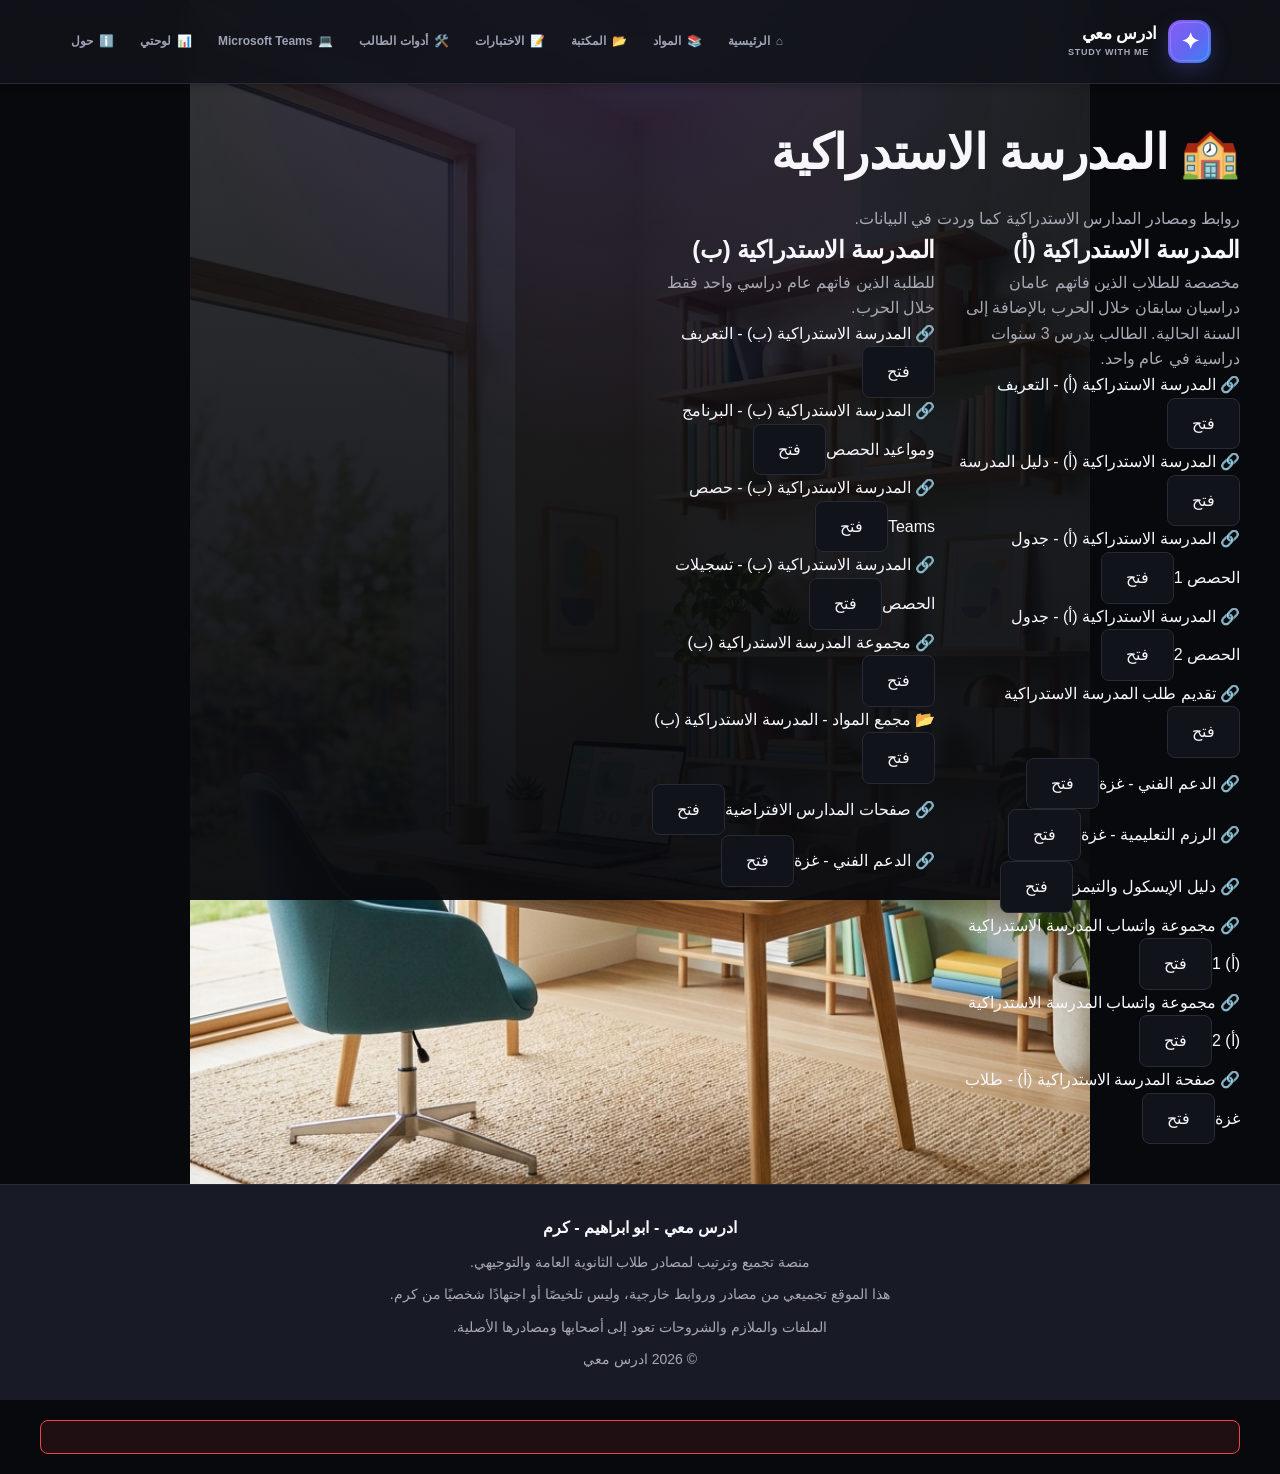
<file: schools.html>
<!doctype html><html lang="ar" dir="rtl"><head><meta charset="utf-8"><meta name="viewport" content="width=device-width,initial-scale=1,viewport-fit=cover"><meta name="description" content="منصة تعليمية مجانية تجمع مصادر وملفات واختبارات التوجيهي لطلاب غزة وفلسطين."><meta name="keywords" content="توجيهي غزة, توجيهي فلسطين, توجيهي 2026, كتب توجيهي, اختبارات توجيهي, رزم توجيهي, دوسيات توجيهي, امتحانات وزارية"><meta property="og:title" content="ادرس معي - Study With Me | مصادر توجيهي غزة"><meta property="og:description" content="منصة تعليمية مجانية لطلاب غزة وفلسطين."><meta property="og:type" content="website"><title>المدرسة الاستدراكية | ادرس معي</title><link rel="stylesheet" href="css/style.css"><link rel="stylesheet" href="css/components.css"><link rel="stylesheet" href="css/responsive.css"></head><body><div data-navbar></div><main class="page"><div class="container"><section class="page-title"><h1>🏫 المدرسة الاستدراكية</h1><p class="muted">روابط ومصادر المدارس الاستدراكية كما وردت في البيانات.</p></section><div id="schools-grid" class="grid"></div></div></main><div data-bottom-nav></div><div data-footer></div><div class="container"><div class="error" data-load-error role="alert"></div></div><script src="js/data.js"></script><script src="js/favorites.js"></script><script src="js/app.js"></script><script src="js/schools.js"></script></body></html>
</file>
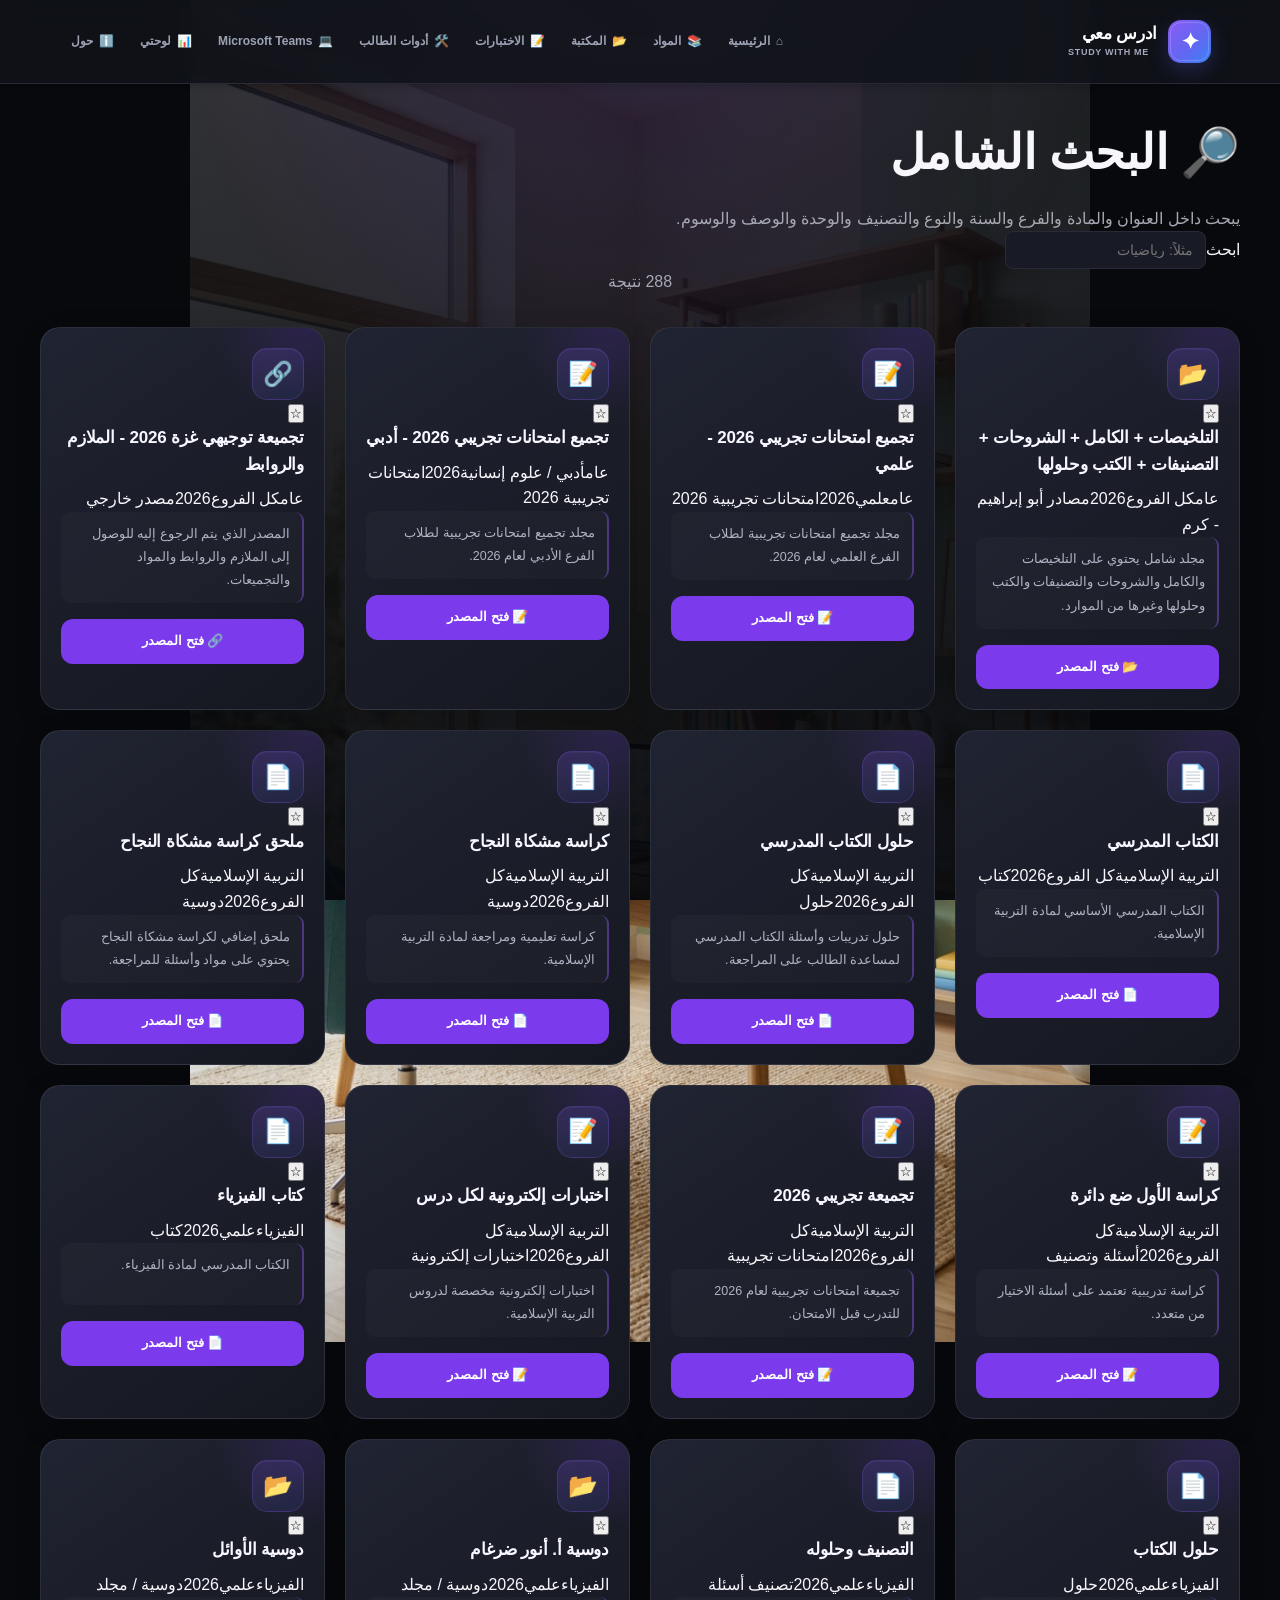
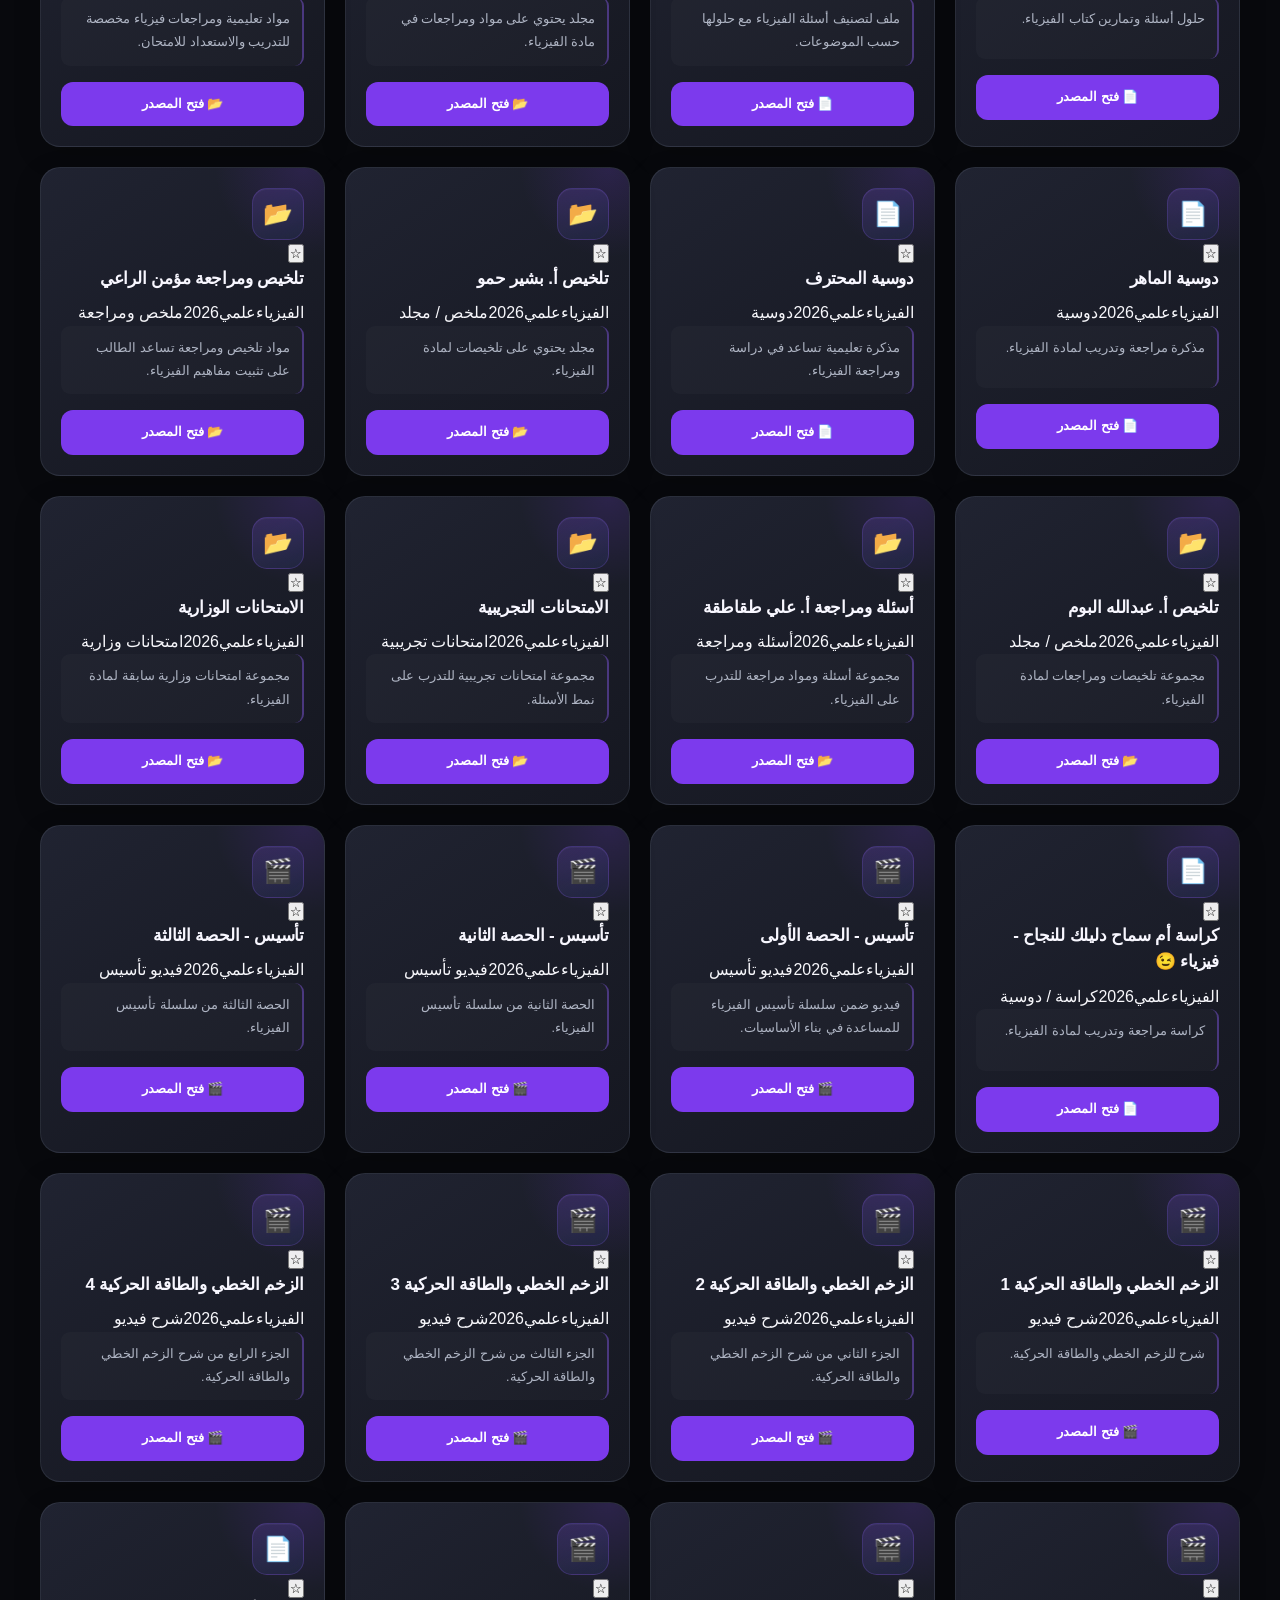
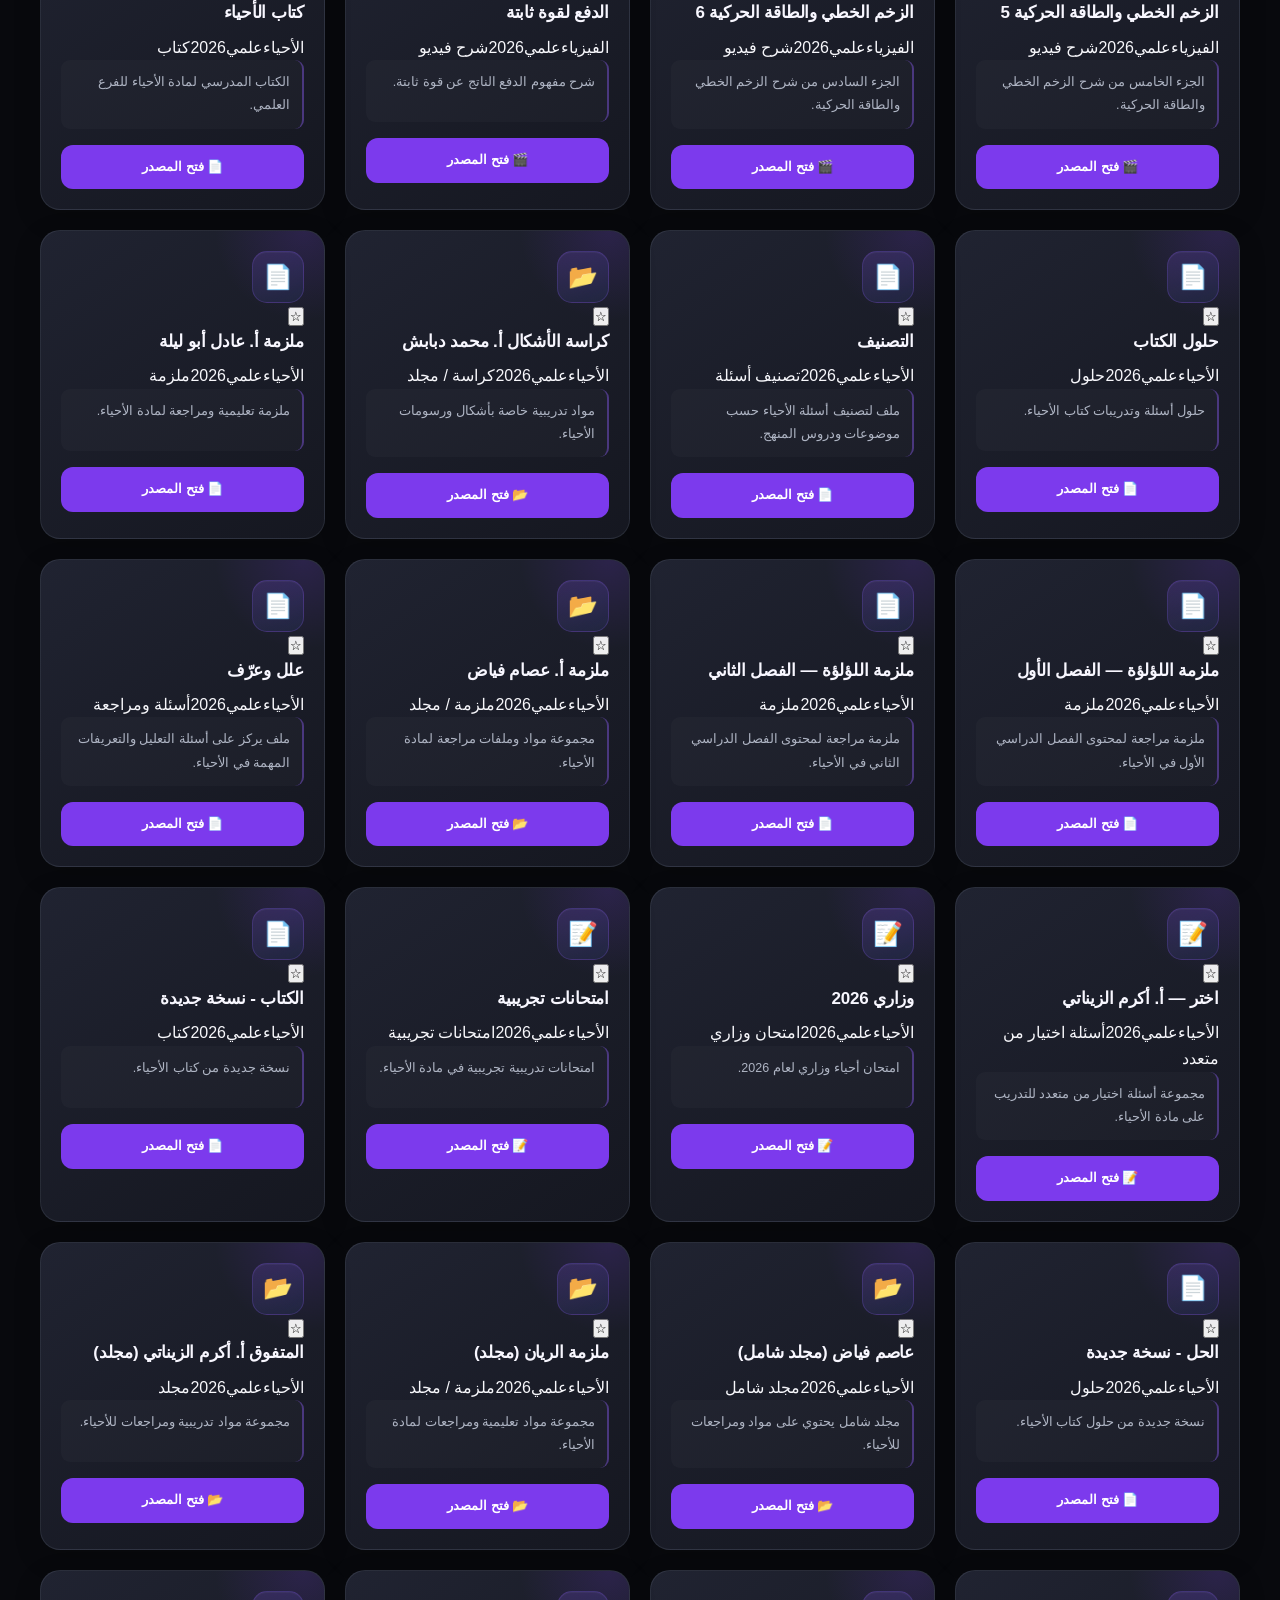
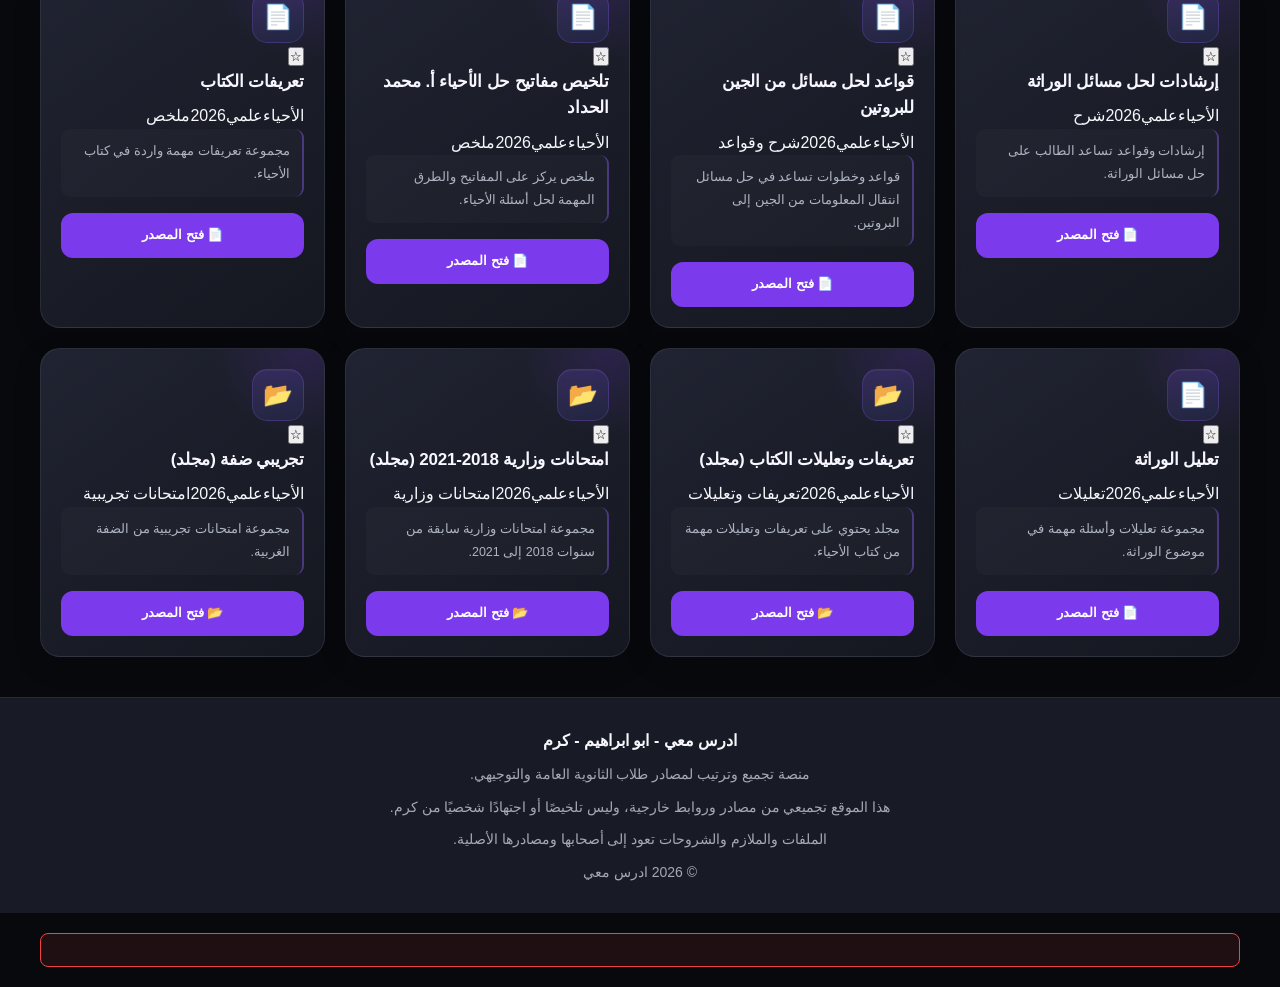
<file: search.html>
<!doctype html><html lang="ar" dir="rtl"><head><meta charset="utf-8"><meta name="viewport" content="width=device-width,initial-scale=1,viewport-fit=cover"><meta name="description" content="منصة تعليمية مجانية تجمع مصادر وملفات واختبارات التوجيهي لطلاب غزة وفلسطين."><meta name="keywords" content="توجيهي غزة, توجيهي فلسطين, توجيهي 2026, كتب توجيهي, اختبارات توجيهي, رزم توجيهي, دوسيات توجيهي, امتحانات وزارية"><meta property="og:title" content="ادرس معي - Study With Me | مصادر توجيهي غزة"><meta property="og:description" content="منصة تعليمية مجانية لطلاب غزة وفلسطين."><meta property="og:type" content="website"><title>البحث | ادرس معي</title><link rel="stylesheet" href="css/style.css"><link rel="stylesheet" href="css/components.css"><link rel="stylesheet" href="css/responsive.css"></head><body><div data-navbar></div><main class="page"><div class="container"><section class="page-title"><h1>🔎 البحث الشامل</h1><p class="muted">يبحث داخل العنوان والمادة والفرع والسنة والنوع والتصنيف والوحدة والوصف والوسوم.</p></section><div class="field"><label for="global-search">ابحث</label><input id="global-search" type="search" placeholder="مثلاً: رياضيات" autocomplete="off"></div><div class="section-head"><span id="search-count" class="muted"></span></div><div id="search-grid" class="grid"></div></div></main><div data-bottom-nav></div><div data-footer></div><div class="container"><div class="error" data-load-error role="alert"></div></div><script src="js/data.js"></script><script src="js/favorites.js"></script><script src="js/app.js"></script><script src="js/search.js"></script></body></html>
</file>
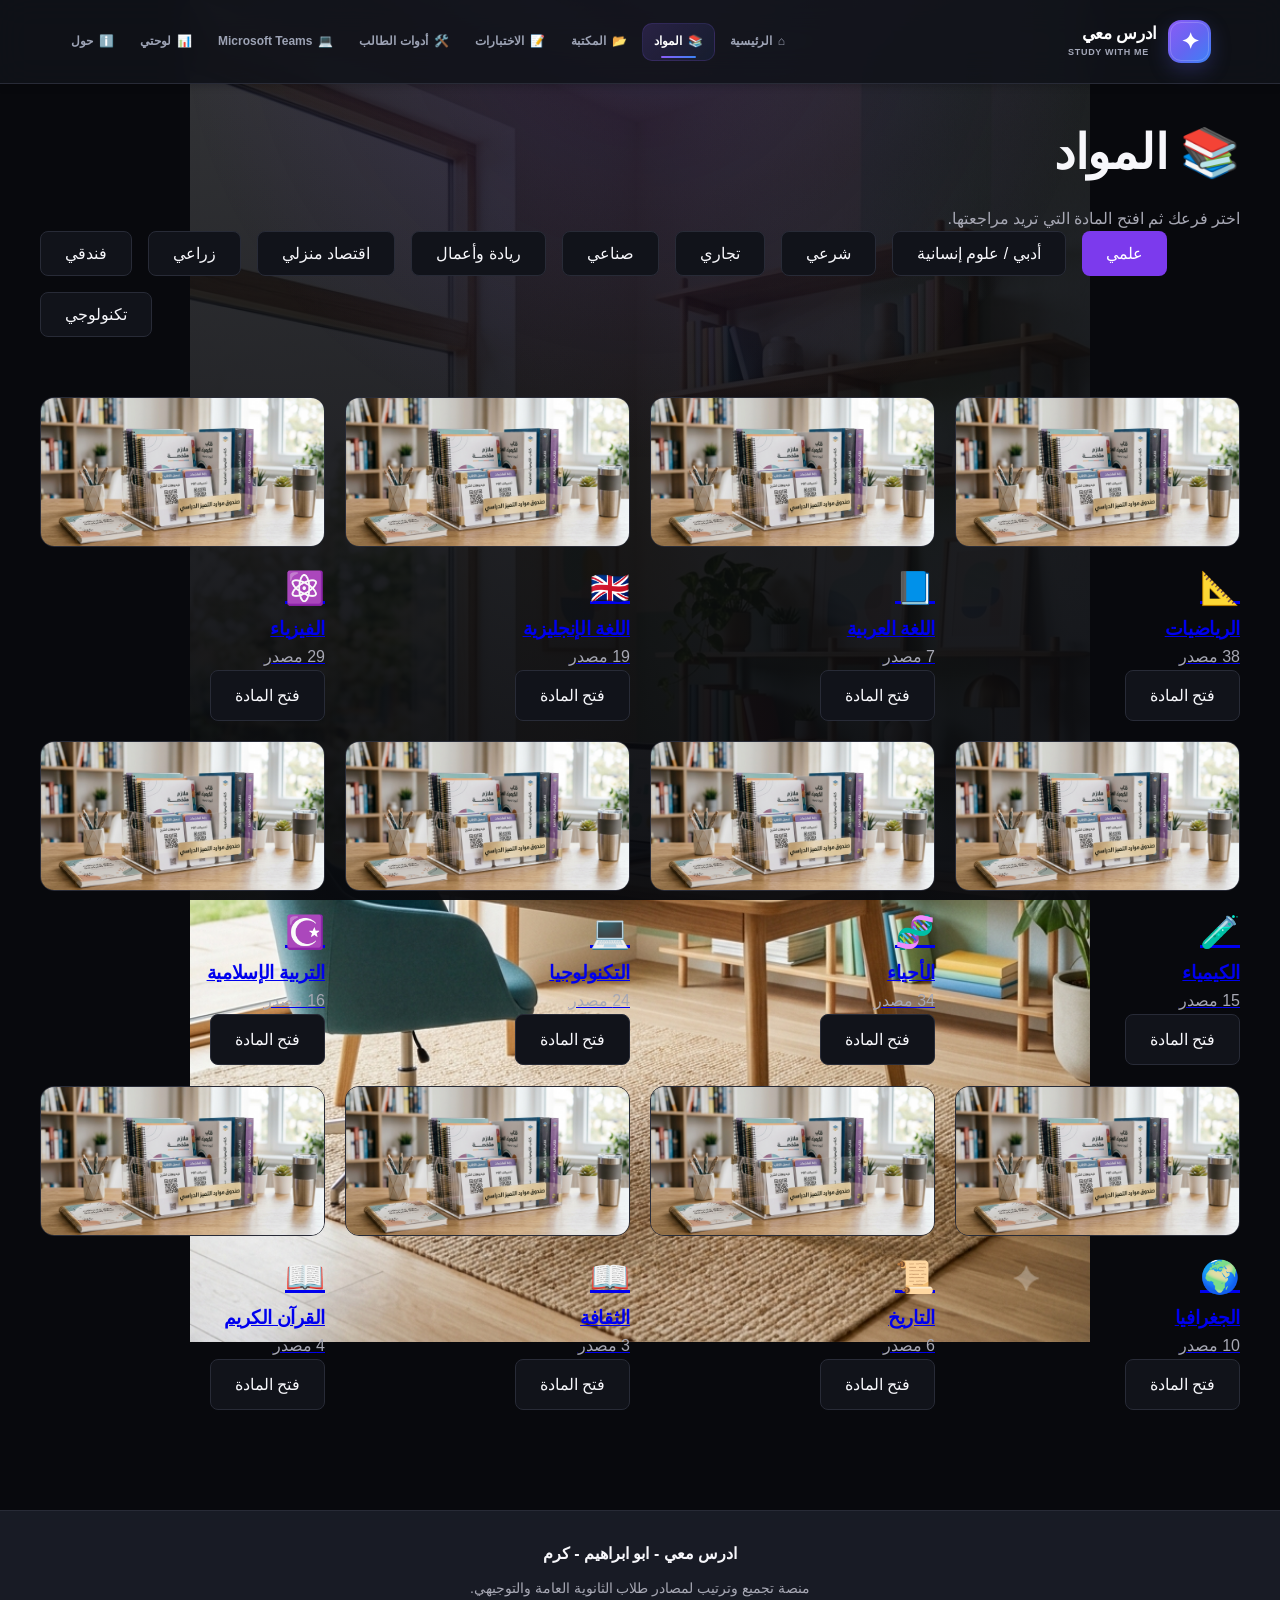
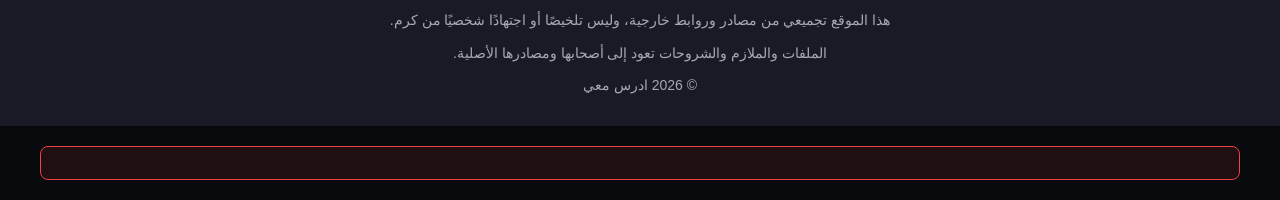
<file: subjects.html>
<!doctype html><html lang="ar" dir="rtl"><head><meta charset="utf-8"><meta name="viewport" content="width=device-width,initial-scale=1,viewport-fit=cover"><meta name="description" content="منصة تعليمية مجانية تجمع مصادر وملفات واختبارات التوجيهي لطلاب غزة وفلسطين."><meta name="keywords" content="توجيهي غزة, توجيهي فلسطين, توجيهي 2026, كتب توجيهي, اختبارات توجيهي, رزم توجيهي, دوسيات توجيهي, امتحانات وزارية"><meta property="og:title" content="ادرس معي - Study With Me | مصادر توجيهي غزة"><meta property="og:description" content="منصة تعليمية مجانية لطلاب غزة وفلسطين."><meta property="og:type" content="website"><title>المواد | ادرس معي</title><link rel="stylesheet" href="css/style.css"><link rel="stylesheet" href="css/components.css"><link rel="stylesheet" href="css/responsive.css"></head><body><div data-navbar></div><main class="page"><div class="container"><section class="page-title"><h1>📚 المواد</h1><p class="muted">اختر فرعك ثم افتح المادة التي تريد مراجعتها.</p></section><div id="branch-tabs" class="actions"></div><section class="section"><div id="subject-grid" class="grid"></div></section></div></main><div data-bottom-nav></div><div data-footer></div><div class="container"><div class="error" data-load-error role="alert"></div></div><script src="js/data.js"></script><script src="js/favorites.js"></script><script src="js/app.js"></script><script src="js/library.js"></script></body></html>
</file>
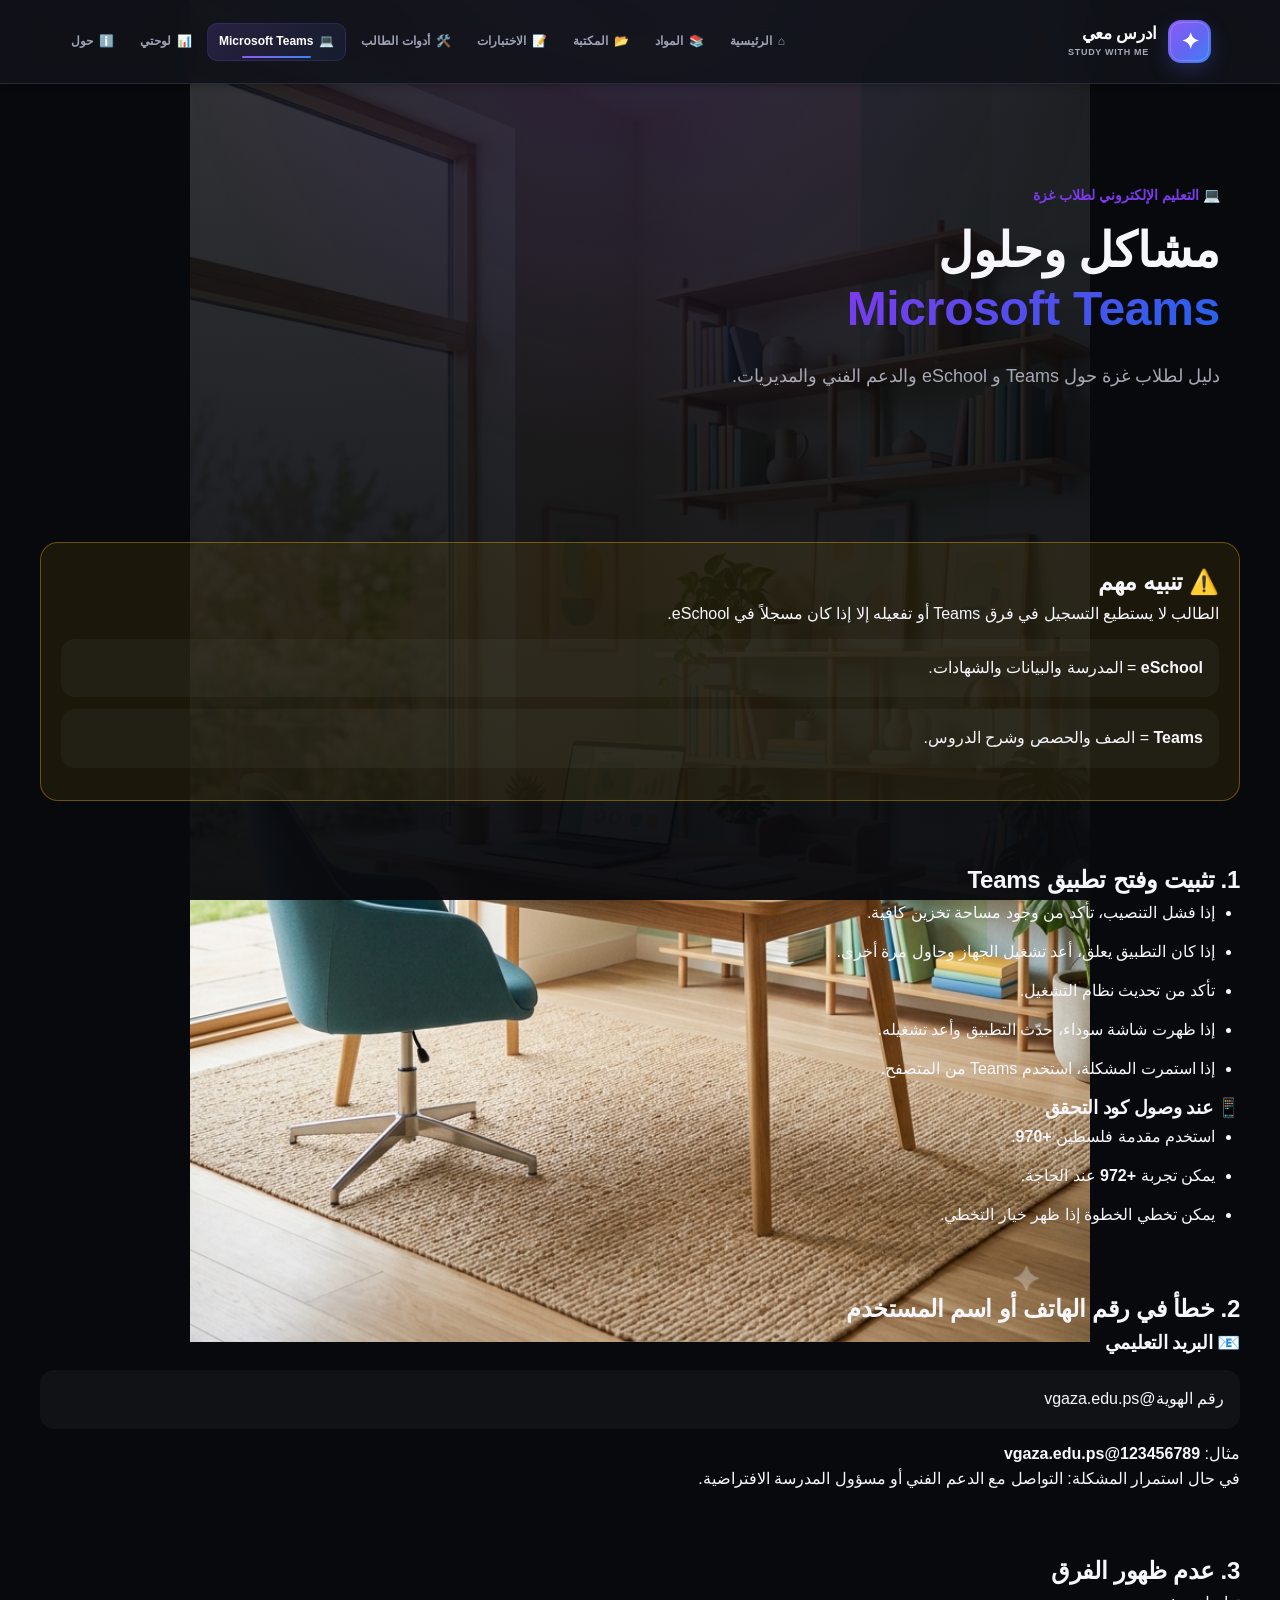
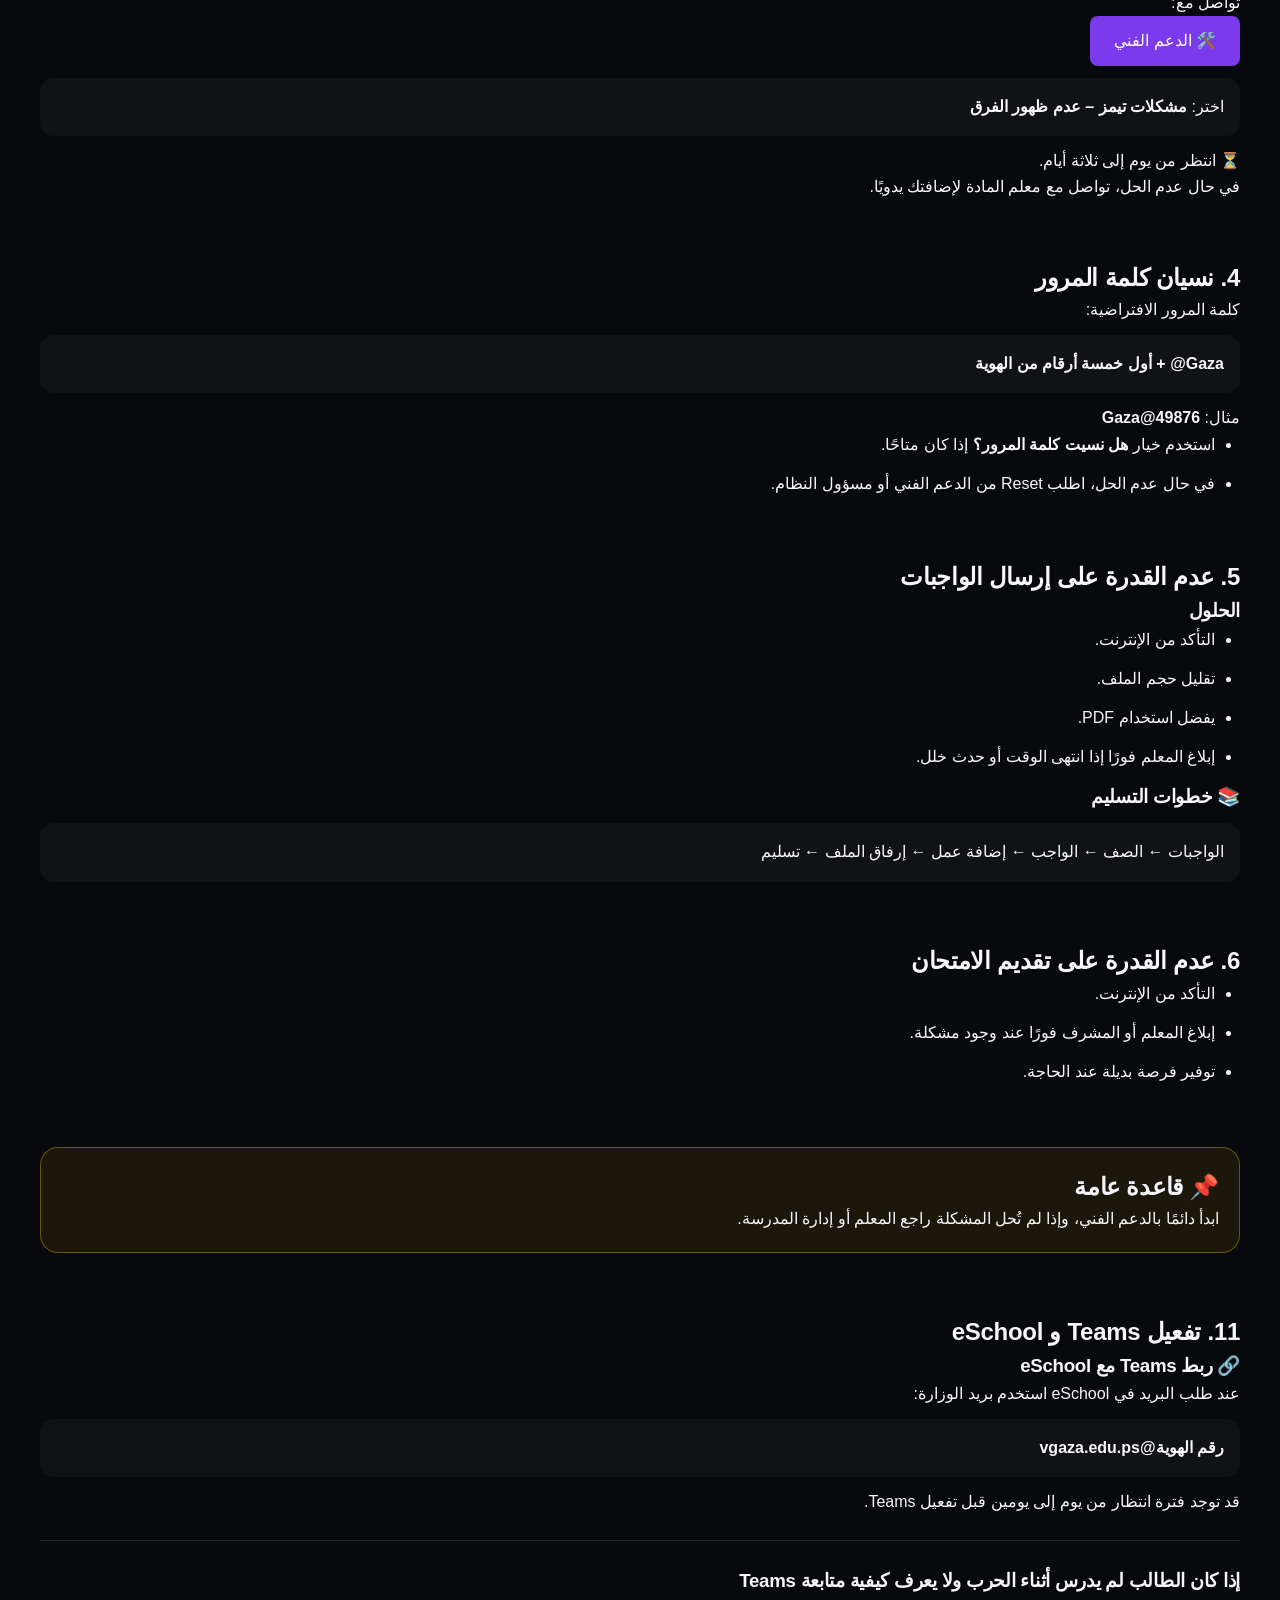
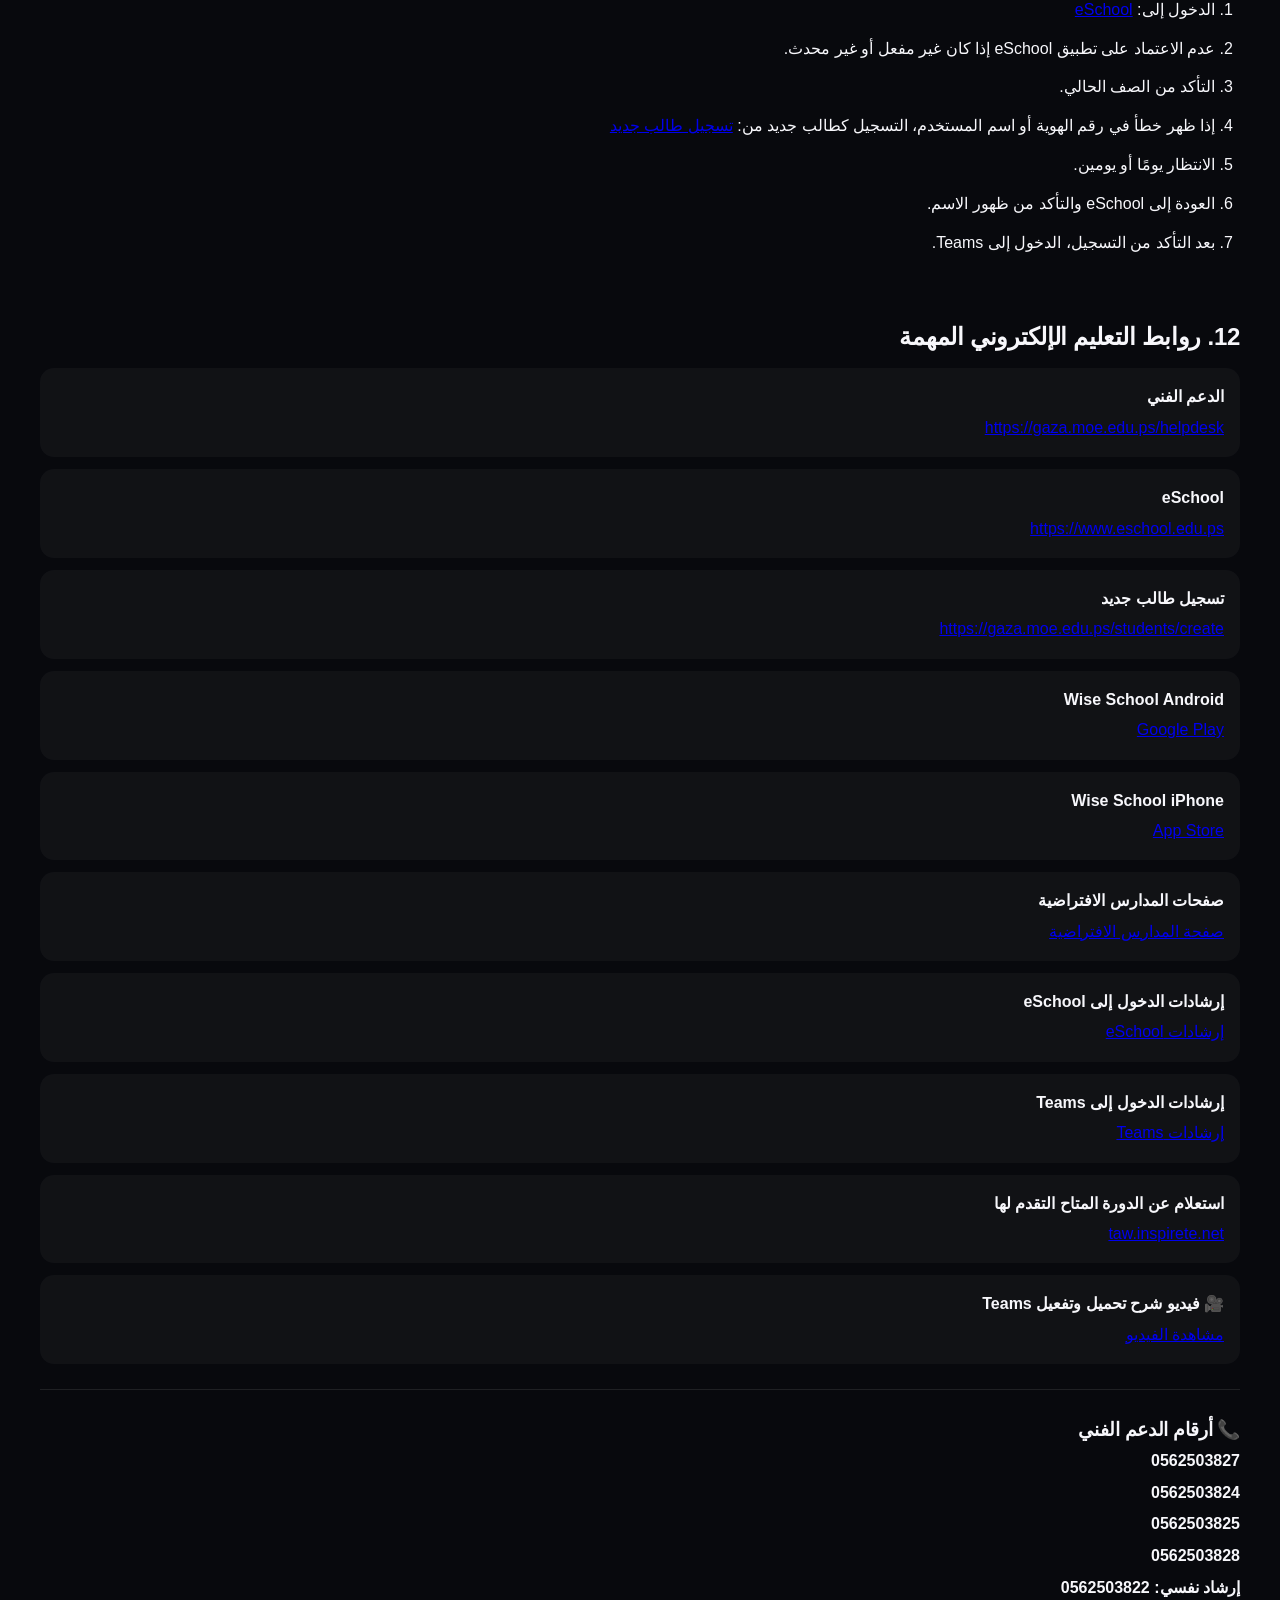
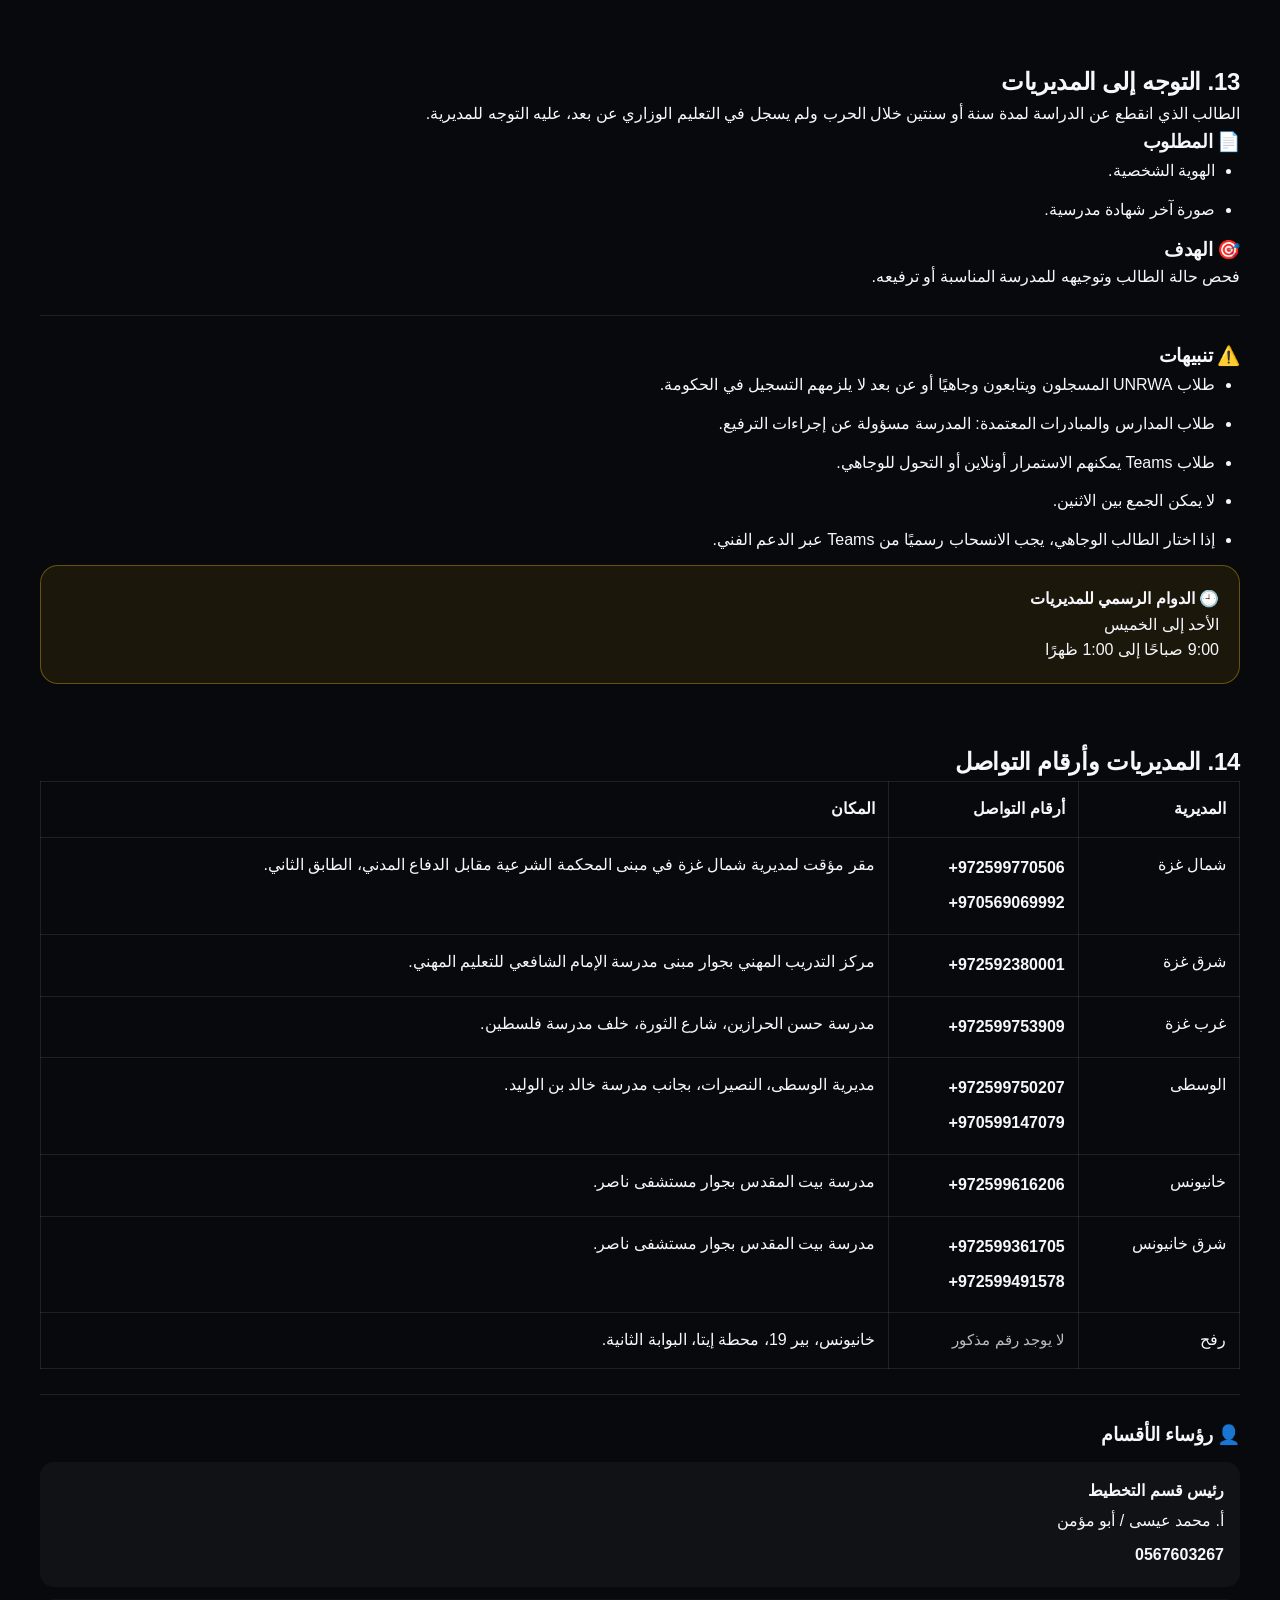
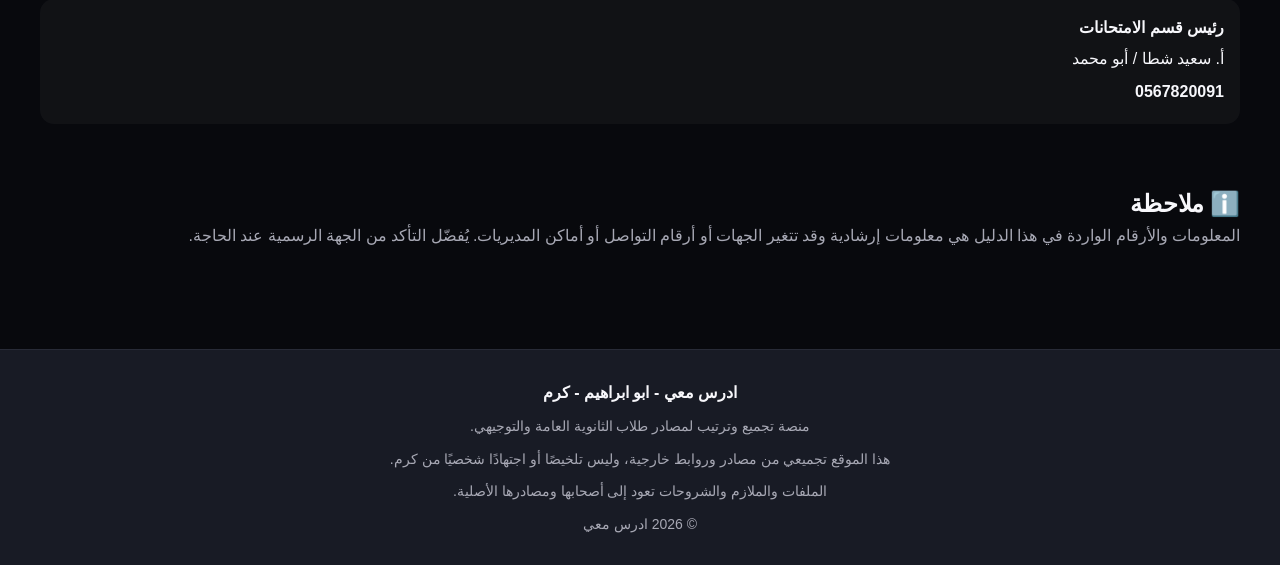
<file: teams.html>
<!DOCTYPE html>
<html lang="ar" dir="rtl">

<head>
  <meta charset="UTF-8">

  <meta
    name="viewport"
    content="width=device-width, initial-scale=1.0, viewport-fit=cover"
  >

  <meta
    name="description"
    content="مشاكل وحلول Microsoft Teams و eSchool لطلبة غزة، وروابط الدعم الفني والمديريات."
  >

  <meta
    name="keywords"
    content="Microsoft Teams غزة, eSchool غزة, تيمز, التعليم الإلكتروني, مديريات غزة"
  >

  <title>Microsoft Teams و eSchool | ادرس معي</title>

  <link rel="stylesheet" href="./css/style.css">
  <link rel="stylesheet" href="./css/components.css">
  <link rel="stylesheet" href="./css/responsive.css">

  <style>
    .teams-alert {
      border: 1px solid rgba(255, 193, 7, .35);
      background: rgba(255, 193, 7, .08);
      border-radius: 18px;
      padding: 20px;
      margin-bottom: 20px;
    }

    .teams-alert h2,
    .teams-alert h3 {
      margin-top: 0;
    }

    .teams-card {
      margin-bottom: 20px;
    }

    .teams-card ul,
    .teams-card ol {
      padding-right: 25px;
    }

    .teams-card li {
      margin-bottom: 10px;
      line-height: 1.8;
    }

    .teams-step {
      background: rgba(127, 127, 127, .08);
      border-radius: 14px;
      padding: 14px 16px;
      margin: 12px 0;
      line-height: 1.9;
    }

    .teams-link {
      word-break: break-word;
    }

    .teams-number {
      direction: ltr;
      unicode-bidi: embed;
      display: inline-block;
      font-weight: 700;
    }

    .teams-divider {
      height: 1px;
      background: rgba(127, 127, 127, .2);
      margin: 25px 0;
    }

    .teams-table-wrap {
      width: 100%;
      overflow-x: auto;
      -webkit-overflow-scrolling: touch;
    }

    .teams-table {
      width: 100%;
      min-width: 650px;
      border-collapse: collapse;
    }

    .teams-table th,
    .teams-table td {
      border: 1px solid rgba(127, 127, 127, .2);
      padding: 13px;
      text-align: right;
      vertical-align: top;
      line-height: 1.8;
    }

    .teams-table th {
      font-weight: 700;
    }

    .teams-phone {
      direction: ltr;
      unicode-bidi: embed;
      display: inline-block;
      font-weight: 700;
      margin: 3px 0;
    }

    .teams-muted {
      opacity: .75;
      font-size: .92rem;
    }
  </style>

</head>

<body>

  <div data-navbar></div>

  <main>

    <div class="container">

      <!-- العنوان -->

      <section class="hero">

        <div class="hero-grid">

          <div>

            <span class="eyebrow">
              💻 التعليم الإلكتروني لطلاب غزة
            </span>

            <h1>
              مشاكل وحلول
              <br>
              <span class="gradient-text">
                Microsoft Teams
              </span>
            </h1>

            <p class="lead">
              دليل لطلاب غزة حول Teams و eSchool
              والدعم الفني والمديريات.
            </p>

          </div>

        </div>

      </section>


      <!-- تنبيه مهم -->

      <section class="section">

        <div class="card teams-alert">

          <h2>⚠️ تنبيه مهم</h2>

          <p>
            الطالب لا يستطيع التسجيل في فرق Teams أو تفعيله
            إلا إذا كان مسجلاً في eSchool.
          </p>

          <div class="teams-step">
            <strong>eSchool</strong>
            = المدرسة والبيانات والشهادات.
          </div>

          <div class="teams-step">
            <strong>Teams</strong>
            = الصف والحصص وشرح الدروس.
          </div>

        </div>

      </section>


      <!-- 1 -->

      <section class="section">

        <div class="card teams-card">

          <h2>1. تثبيت وفتح تطبيق Teams</h2>

          <ul>
            <li>إذا فشل التنصيب، تأكد من وجود مساحة تخزين كافية.</li>
            <li>إذا كان التطبيق يعلق، أعد تشغيل الجهاز وحاول مرة أخرى.</li>
            <li>تأكد من تحديث نظام التشغيل.</li>
            <li>إذا ظهرت شاشة سوداء، حدّث التطبيق وأعد تشغيله.</li>
            <li>إذا استمرت المشكلة، استخدم Teams من المتصفح.</li>
          </ul>

          <h3>📱 عند وصول كود التحقق</h3>

          <ul>
            <li>استخدم مقدمة فلسطين <strong>+970</strong>.</li>
            <li>يمكن تجربة <strong>+972</strong> عند الحاجة.</li>
            <li>يمكن تخطي الخطوة إذا ظهر خيار التخطي.</li>
          </ul>

        </div>

      </section>


      <!-- 2 -->

      <section class="section">

        <div class="card teams-card">

          <h2>2. خطأ في رقم الهاتف أو اسم المستخدم</h2>

          <h3>📧 البريد التعليمي</h3>

          <div class="teams-step">
            رقم الهوية@vgaza.edu.ps
          </div>

          <p>
            مثال:
            <strong>123456789@vgaza.edu.ps</strong>
          </p>

          <p>
            في حال استمرار المشكلة:
            التواصل مع الدعم الفني أو مسؤول المدرسة الافتراضية.
          </p>

        </div>

      </section>


      <!-- 3 -->

      <section class="section">

        <div class="card teams-card">

          <h2>3. عدم ظهور الفرق</h2>

          <p>
            تواصل مع:
          </p>

          <a
            class="btn btn-primary teams-link"
            href="https://gaza.moe.edu.ps/helpdesk"
            target="_blank"
            rel="noopener noreferrer"
          >
            🛠️ الدعم الفني
          </a>

          <div class="teams-step">
            اختر:
            <strong>مشكلات تيمز – عدم ظهور الفرق</strong>
          </div>

          <p>
            ⏳ انتظر من يوم إلى ثلاثة أيام.
          </p>

          <p>
            في حال عدم الحل، تواصل مع معلم المادة
            لإضافتك يدويًا.
          </p>

        </div>

      </section>


      <!-- 4 -->

      <section class="section">

        <div class="card teams-card">

          <h2>4. نسيان كلمة المرور</h2>

          <p>
            كلمة المرور الافتراضية:
          </p>

          <div class="teams-step">
            <strong>
              Gaza@ + أول خمسة أرقام من الهوية
            </strong>
          </div>

          <p>
            مثال:
            <strong>Gaza@49876</strong>
          </p>

          <ul>
            <li>
              استخدم خيار
              <strong>هل نسيت كلمة المرور؟</strong>
              إذا كان متاحًا.
            </li>

            <li>
              في حال عدم الحل، اطلب Reset من الدعم الفني
              أو مسؤول النظام.
            </li>
          </ul>

        </div>

      </section>


      <!-- 5 -->

      <section class="section">

        <div class="card teams-card">

          <h2>5. عدم القدرة على إرسال الواجبات</h2>

          <h3>الحلول</h3>

          <ul>
            <li>التأكد من الإنترنت.</li>
            <li>تقليل حجم الملف.</li>
            <li>يفضل استخدام PDF.</li>
            <li>
              إبلاغ المعلم فورًا إذا انتهى الوقت
              أو حدث خلل.
            </li>
          </ul>

          <h3>📚 خطوات التسليم</h3>

          <div class="teams-step">
            الواجبات
            ← الصف
            ← الواجب
            ← إضافة عمل
            ← إرفاق الملف
            ← تسليم
          </div>

        </div>

      </section>


      <!-- 6 -->

      <section class="section">

        <div class="card teams-card">

          <h2>6. عدم القدرة على تقديم الامتحان</h2>

          <ul>
            <li>التأكد من الإنترنت.</li>
            <li>
              إبلاغ المعلم أو المشرف فورًا عند وجود مشكلة.
            </li>
            <li>
              توفير فرصة بديلة عند الحاجة.
            </li>
          </ul>

        </div>

      </section>


      <!-- قاعدة عامة -->

      <section class="section">

        <div class="card teams-alert">

          <h2>📌 قاعدة عامة</h2>

          <p>
            ابدأ دائمًا بالدعم الفني،
            وإذا لم تُحل المشكلة راجع المعلم
            أو إدارة المدرسة.
          </p>

        </div>

      </section>


      <!-- 11 -->

      <section class="section">

        <div class="card teams-card">

          <h2>11. تفعيل Teams و eSchool</h2>

          <h3>🔗 ربط Teams مع eSchool</h3>

          <p>
            عند طلب البريد في eSchool استخدم بريد الوزارة:
          </p>

          <div class="teams-step">
            <strong>
              رقم الهوية@vgaza.edu.ps
            </strong>
          </div>

          <p>
            قد توجد فترة انتظار من يوم إلى يومين
            قبل تفعيل Teams.
          </p>

          <div class="teams-divider"></div>

          <h3>
            إذا كان الطالب لم يدرس أثناء الحرب
            ولا يعرف كيفية متابعة Teams
          </h3>

          <ol>

            <li>
              الدخول إلى:
              <a
                href="https://www.eschool.edu.ps"
                target="_blank"
                rel="noopener noreferrer"
              >
                eSchool
              </a>
            </li>

            <li>
              عدم الاعتماد على تطبيق eSchool
              إذا كان غير مفعل أو غير محدث.
            </li>

            <li>
              التأكد من الصف الحالي.
            </li>

            <li>
              إذا ظهر خطأ في رقم الهوية أو اسم المستخدم،
              التسجيل كطالب جديد من:
              <a
                href="https://gaza.moe.edu.ps/students/create"
                target="_blank"
                rel="noopener noreferrer"
              >
                تسجيل طالب جديد
              </a>
            </li>

            <li>
              الانتظار يومًا أو يومين.
            </li>

            <li>
              العودة إلى eSchool والتأكد من ظهور الاسم.
            </li>

            <li>
              بعد التأكد من التسجيل، الدخول إلى Teams.
            </li>

          </ol>

        </div>

      </section>


      <!-- 12 -->

      <section class="section">

        <div class="card teams-card">

          <h2>12. روابط التعليم الإلكتروني المهمة</h2>

          <div class="teams-step">

            <strong>الدعم الفني</strong><br>

            <a
              href="https://gaza.moe.edu.ps/helpdesk"
              target="_blank"
              rel="noopener noreferrer"
            >
              https://gaza.moe.edu.ps/helpdesk
            </a>

          </div>

          <div class="teams-step">

            <strong>eSchool</strong><br>

            <a
              href="https://www.eschool.edu.ps"
              target="_blank"
              rel="noopener noreferrer"
            >
              https://www.eschool.edu.ps
            </a>

          </div>

          <div class="teams-step">

            <strong>تسجيل طالب جديد</strong><br>

            <a
              href="https://gaza.moe.edu.ps/students/create"
              target="_blank"
              rel="noopener noreferrer"
            >
              https://gaza.moe.edu.ps/students/create
            </a>

          </div>

          <div class="teams-step">

            <strong>Wise School Android</strong><br>

            <a
              href="https://play.google.com/store/apps/details?id=com.wise_edu.madhahib"
              target="_blank"
              rel="noopener noreferrer"
            >
              Google Play
            </a>

          </div>

          <div class="teams-step">

            <strong>Wise School iPhone</strong><br>

            <a
              href="https://apps.apple.com/il/app/wise-school/id6448747425"
              target="_blank"
              rel="noopener noreferrer"
            >
              App Store
            </a>

          </div>

          <div class="teams-step">

            <strong>صفحات المدارس الافتراضية</strong><br>

            <a
              href="https://www.moe.edu.ps/gaza/important-links-Schools"
              target="_blank"
              rel="noopener noreferrer"
            >
              صفحة المدارس الافتراضية
            </a>

          </div>

          <div class="teams-step">

            <strong>إرشادات الدخول إلى eSchool</strong><br>

            <a
              href="https://moe.edu.ps/m/3784"
              target="_blank"
              rel="noopener noreferrer"
            >
              إرشادات eSchool
            </a>

          </div>

          <div class="teams-step">

            <strong>إرشادات الدخول إلى Teams</strong><br>

            <a
              href="https://moe.edu.ps/m/3783"
              target="_blank"
              rel="noopener noreferrer"
            >
              إرشادات Teams
            </a>

          </div>

          <div class="teams-step">

            <strong>
              استعلام عن الدورة المتاح التقدم لها
            </strong><br>

            <a
              href="https://taw.inspirete.net/"
              target="_blank"
              rel="noopener noreferrer"
            >
              taw.inspirete.net
            </a>

          </div>

          <div class="teams-step">

            <strong>
              🎥 فيديو شرح تحميل وتفعيل Teams
            </strong><br>

            <a
              href="https://youtu.be/x-tG-pYMus8"
              target="_blank"
              rel="noopener noreferrer"
            >
              مشاهدة الفيديو
            </a>

          </div>

          <div class="teams-divider"></div>

          <h3>📞 أرقام الدعم الفني</h3>

          <p>
            <span class="teams-phone">0562503827</span><br>
            <span class="teams-phone">0562503824</span><br>
            <span class="teams-phone">0562503825</span><br>
            <span class="teams-phone">0562503828</span>
          </p>

          <p>
            <strong>إرشاد نفسي:</strong>
            <span class="teams-phone">0562503822</span>
          </p>

        </div>

      </section>


      <!-- 13 -->

      <section class="section">

        <div class="card teams-card">

          <h2>13. التوجه إلى المديريات</h2>

          <p>
            الطالب الذي انقطع عن الدراسة لمدة سنة أو سنتين
            خلال الحرب ولم يسجل في التعليم الوزاري عن بعد،
            عليه التوجه للمديرية.
          </p>

          <h3>📄 المطلوب</h3>

          <ul>
            <li>الهوية الشخصية.</li>
            <li>صورة آخر شهادة مدرسية.</li>
          </ul>

          <h3>🎯 الهدف</h3>

          <p>
            فحص حالة الطالب وتوجيهه للمدرسة المناسبة
            أو ترفيعه.
          </p>

          <div class="teams-divider"></div>

          <h3>⚠️ تنبيهات</h3>

          <ul>

            <li>
              طلاب UNRWA المسجلون ويتابعون وجاهيًا
              أو عن بعد لا يلزمهم التسجيل في الحكومة.
            </li>

            <li>
              طلاب المدارس والمبادرات المعتمدة:
              المدرسة مسؤولة عن إجراءات الترفيع.
            </li>

            <li>
              طلاب Teams يمكنهم الاستمرار أونلاين
              أو التحول للوجاهي.
            </li>

            <li>
              لا يمكن الجمع بين الاثنين.
            </li>

            <li>
              إذا اختار الطالب الوجاهي،
              يجب الانسحاب رسميًا من Teams
              عبر الدعم الفني.
            </li>

          </ul>

          <div class="teams-alert">

            <strong>
              🕘 الدوام الرسمي للمديريات
            </strong>

            <p>
              الأحد إلى الخميس
            </p>

            <p>
              9:00 صباحًا إلى 1:00 ظهرًا
            </p>

          </div>

        </div>

      </section>


      <!-- 14 -->

      <section class="section">

        <div class="card teams-card">

          <h2>14. المديريات وأرقام التواصل</h2>

          <div class="teams-table-wrap">

            <table class="teams-table">

              <thead>

                <tr>
                  <th>المديرية</th>
                  <th>أرقام التواصل</th>
                  <th>المكان</th>
                </tr>

              </thead>

              <tbody>

                <tr>

                  <td>شمال غزة</td>

                  <td>
                    <span class="teams-phone">
                      +972599770506
                    </span>
                    <br>
                    <span class="teams-phone">
                      +970569069992
                    </span>
                  </td>

                  <td>
                    مقر مؤقت لمديرية شمال غزة
                    في مبنى المحكمة الشرعية
                    مقابل الدفاع المدني،
                    الطابق الثاني.
                  </td>

                </tr>


                <tr>

                  <td>شرق غزة</td>

                  <td>
                    <span class="teams-phone">
                      +972592380001
                    </span>
                  </td>

                  <td>
                    مركز التدريب المهني بجوار
                    مبنى مدرسة الإمام الشافعي
                    للتعليم المهني.
                  </td>

                </tr>


                <tr>

                  <td>غرب غزة</td>

                  <td>
                    <span class="teams-phone">
                      +972599753909
                    </span>
                  </td>

                  <td>
                    مدرسة حسن الحرازين،
                    شارع الثورة،
                    خلف مدرسة فلسطين.
                  </td>

                </tr>


                <tr>

                  <td>الوسطى</td>

                  <td>
                    <span class="teams-phone">
                      +972599750207
                    </span>
                    <br>
                    <span class="teams-phone">
                      +970599147079
                    </span>
                  </td>

                  <td>
                    مديرية الوسطى،
                    النصيرات،
                    بجانب مدرسة خالد بن الوليد.
                  </td>

                </tr>


                <tr>

                  <td>خانيونس</td>

                  <td>
                    <span class="teams-phone">
                      +972599616206
                    </span>
                  </td>

                  <td>
                    مدرسة بيت المقدس
                    بجوار مستشفى ناصر.
                  </td>

                </tr>


                <tr>

                  <td>شرق خانيونس</td>

                  <td>
                    <span class="teams-phone">
                      +972599361705
                    </span>
                    <br>
                    <span class="teams-phone">
                      +972599491578
                    </span>
                  </td>

                  <td>
                    مدرسة بيت المقدس
                    بجوار مستشفى ناصر.
                  </td>

                </tr>


                <tr>

                  <td>رفح</td>

                  <td>
                    <span class="teams-muted">
                      لا يوجد رقم مذكور
                    </span>
                  </td>

                  <td>
                    خانيونس، بير 19،
                    محطة إيتا،
                    البوابة الثانية.
                  </td>

                </tr>

              </tbody>

            </table>

          </div>


          <div class="teams-divider"></div>


          <h3>
            👤 رؤساء الأقسام
          </h3>


          <div class="teams-step">

            <strong>
              رئيس قسم التخطيط
            </strong>

            <br>

            أ. محمد عيسى / أبو مؤمن

            <br>

            <span class="teams-phone">
              0567603267
            </span>

          </div>


          <div class="teams-step">

            <strong>
              رئيس قسم الامتحانات
            </strong>

            <br>

            أ. سعيد شطا / أبو محمد

            <br>

            <span class="teams-phone">
              0567820091
            </span>

          </div>

        </div>

      </section>


      <!-- ملاحظة -->

      <section class="section">

        <div class="card">

          <h2>ℹ️ ملاحظة</h2>

          <p class="muted">
            المعلومات والأرقام الواردة في هذا الدليل
            هي معلومات إرشادية وقد تتغير الجهات
            أو أرقام التواصل أو أماكن المديريات.
            يُفضّل التأكد من الجهة الرسمية عند الحاجة.
          </p>

        </div>

      </section>

    </div>

  </main>


  <div data-bottom-nav></div>

  <div data-footer></div>


  <script src="./js/theme.js"></script>
  <script src="./js/app.js"></script>
  <script src="./js/data.js"></script>
  <script src="./js/favorites.js"></script>

</body>

  </html>
</file>
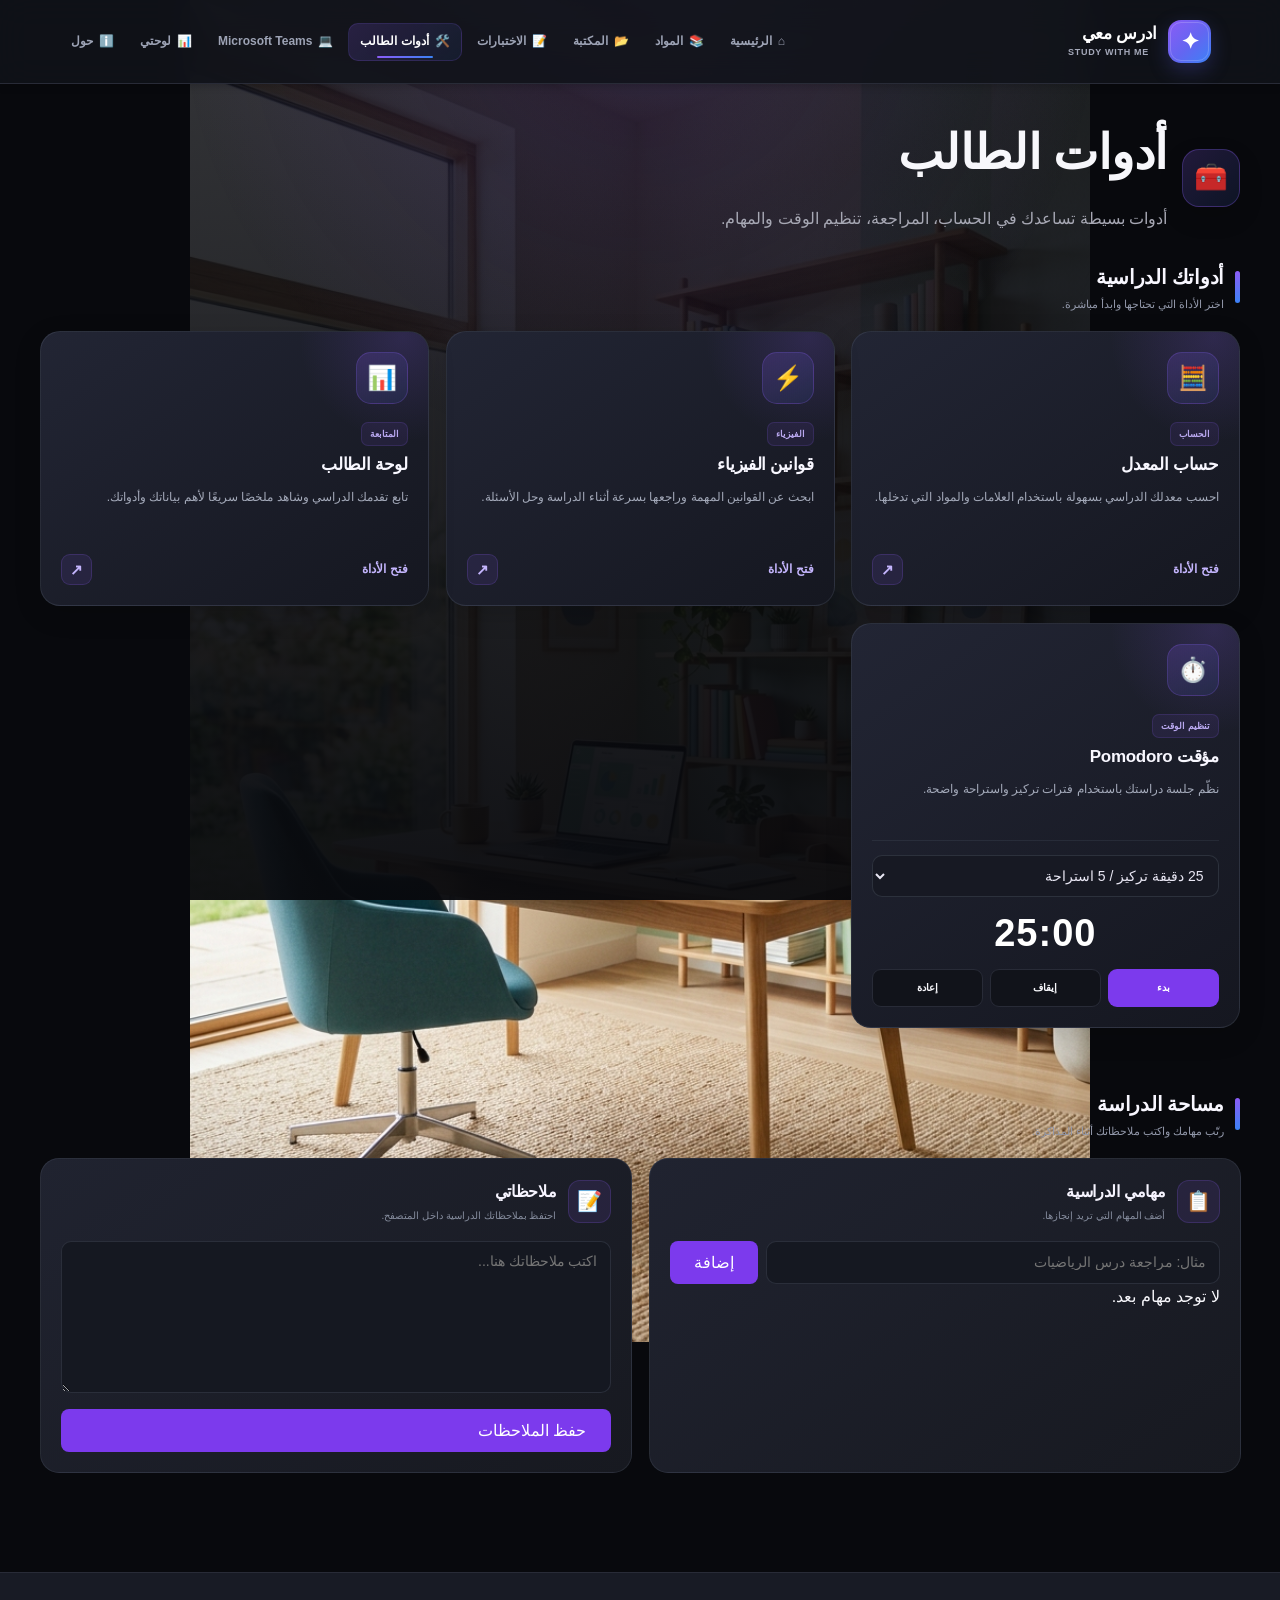
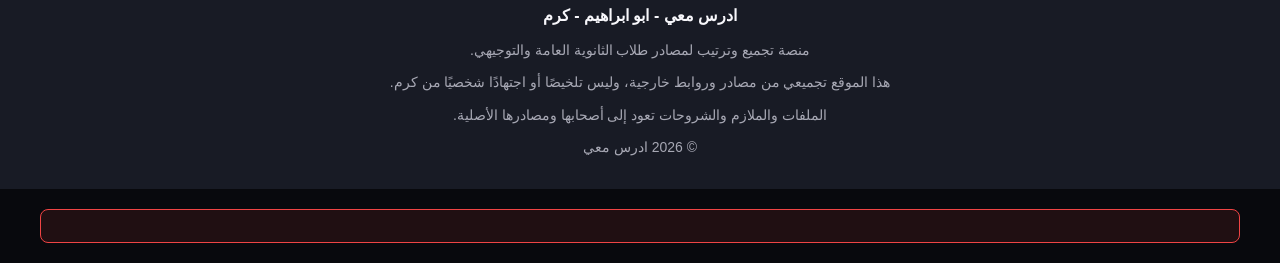
<file: tools.html>
<!doctype html>
<html lang="ar" dir="rtl">

<head>
  <meta charset="utf-8">

  <meta
    name="viewport"
    content="width=device-width,initial-scale=1,viewport-fit=cover"
  >

  <meta
    name="description"
    content="منصة تعليمية مجانية تجمع مصادر وملفات واختبارات التوجيهي لطلاب غزة وفلسطين."
  >

  <meta
    name="keywords"
    content="توجيهي غزة, توجيهي فلسطين, توجيهي 2026, كتب توجيهي, اختبارات توجيهي, رزم توجيهي, دوسيات توجيهي, امتحانات وزارية"
  >

  <meta
    property="og:title"
    content="ادرس معي - Study With Me | مصادر توجيهي غزة"
  >

  <meta
    property="og:description"
    content="منصة تعليمية مجانية لطلاب غزة وفلسطين."
  >

  <meta property="og:type" content="website">

  <title>أدوات الطالب | ادرس معي</title>

  <link rel="stylesheet" href="css/style.css">
  <link rel="stylesheet" href="css/components.css">
  <link rel="stylesheet" href="css/responsive.css">
</head>

<body>

  <!-- NAVBAR -->
  <div data-navbar></div>

  <main class="page">

    <div class="container">

      <!-- PAGE HEADER -->
      <section class="page-title tools-page-header">

        <div class="tools-title-icon">
          🧰
        </div>

        <div>
          <h1>أدوات الطالب</h1>

          <p class="muted">
            أدوات بسيطة تساعدك في الحساب، المراجعة، تنظيم الوقت والمهام.
          </p>
        </div>

      </section>


      <!-- TOOLS -->
      <section class="tools-section">

        <div class="section-heading">
          <span class="section-heading-line"></span>

          <div>
            <h2>أدواتك الدراسية</h2>

            <p>
              اختر الأداة التي تحتاجها وابدأ مباشرة.
            </p>
          </div>
        </div>


        <div class="tool-grid">


          <!-- CALCULATOR -->
          <a
            class="tool-card"
            href="calculator.html"
          >

            <div class="tool-icon">
              🧮
            </div>

            <div class="tool-content">

              <span class="tool-category">
                الحساب
              </span>

              <h3>
                حساب المعدل
              </h3>

              <p>
                احسب معدلك الدراسي بسهولة باستخدام العلامات والمواد التي تدخلها.
              </p>

            </div>

            <div class="tool-action">
              <span>فتح الأداة</span>
              <span>↗</span>
            </div>

          </a>


          <!-- PHYSICS -->
          <a
            class="tool-card"
            href="physics-laws.html"
          >

            <div class="tool-icon">
              ⚡
            </div>

            <div class="tool-content">

              <span class="tool-category">
                الفيزياء
              </span>

              <h3>
                قوانين الفيزياء
              </h3>

              <p>
                ابحث عن القوانين المهمة وراجعها بسرعة أثناء الدراسة وحل الأسئلة.
              </p>

            </div>

            <div class="tool-action">
              <span>فتح الأداة</span>
              <span>↗</span>
            </div>

          </a>


          <!-- DASHBOARD -->
          <a
            class="tool-card"
            href="dashboard.html"
          >

            <div class="tool-icon">
              📊
            </div>

            <div class="tool-content">

              <span class="tool-category">
                المتابعة
              </span>

              <h3>
                لوحة الطالب
              </h3>

              <p>
                تابع تقدمك الدراسي وشاهد ملخصًا سريعًا لأهم بياناتك وأدواتك.
              </p>

            </div>

            <div class="tool-action">
              <span>فتح الأداة</span>
              <span>↗</span>
            </div>

          </a>


          <!-- POMODORO -->
          <div class="tool-card tool-card-interactive">

            <div class="tool-icon">
              ⏱️
            </div>

            <div class="tool-content">

              <span class="tool-category">
                تنظيم الوقت
              </span>

              <h3>
                مؤقت Pomodoro
              </h3>

              <p>
                نظّم جلسة دراستك باستخدام فترات تركيز واستراحة واضحة.
              </p>

            </div>


            <div class="pomodoro-box">

              <select
                id="pomodoro-preset"
                aria-label="اختيار مدة Pomodoro"
              >

                <option value="25-5">
                  25 دقيقة تركيز / 5 استراحة
                </option>

                <option value="50-10">
                  50 دقيقة تركيز / 10 استراحة
                </option>

                <option value="90-15">
                  90 دقيقة تركيز / 15 استراحة
                </option>

              </select>


              <div
                id="timer"
                class="timer-display"
              >
                25:00
              </div>


              <div class="pomodoro-actions">

                <button
                  class="btn btn-primary"
                  id="timer-start"
                  type="button"
                >
                  بدء
                </button>

                <button
                  class="btn"
                  id="timer-pause"
                  type="button"
                >
                  إيقاف
                </button>

                <button
                  class="btn"
                  id="timer-reset"
                  type="button"
                >
                  إعادة
                </button>

              </div>

            </div>

          </div>

        </div>

      </section>


      <!-- STUDY TOOLS -->
      <section class="section">

        <div class="section-heading">

          <span class="section-heading-line"></span>

          <div>

            <h2>
              مساحة الدراسة
            </h2>

            <p>
              رتّب مهامك واكتب ملاحظاتك أثناء المذاكرة.
            </p>

          </div>

        </div>


        <div class="study-tools-grid">


          <!-- TASKS -->
          <div class="card study-tool-card">

            <div class="study-card-title">

              <div class="study-card-icon">
                📋
              </div>

              <div>

                <h2>
                  مهامي الدراسية
                </h2>

                <p>
                  أضف المهام التي تريد إنجازها.
                </p>

              </div>

            </div>


            <div class="todo-row">

              <input
                id="task-input"
                type="text"
                placeholder="مثال: مراجعة درس الرياضيات"
                autocomplete="off"
              >

              <button
                class="btn btn-primary"
                id="add-task"
                type="button"
              >
                إضافة
              </button>

            </div>


            <div
              id="tasks"
              class="list tasks-list"
            ></div>

          </div>


          <!-- NOTES -->
          <div class="card study-tool-card">

            <div class="study-card-title">

              <div class="study-card-icon">
                📝
              </div>

              <div>

                <h2>
                  ملاحظاتي
                </h2>

                <p>
                  احتفظ بملاحظاتك الدراسية داخل المتصفح.
                </p>

              </div>

            </div>


            <textarea
              id="notes"
              rows="8"
              placeholder="اكتب ملاحظاتك هنا..."
            ></textarea>


            <button
              class="btn btn-primary notes-save-btn"
              id="save-notes"
              type="button"
            >
              حفظ الملاحظات
            </button>

          </div>


        </div>

      </section>


    </div>

  </main>


  <!-- FOOTER -->
  <div data-footer></div>


  <!-- ERROR -->
  <div class="container">

    <div
      class="error"
      data-load-error
      role="alert"
    ></div>

  </div>


  <!-- SCRIPTS -->
  <script src="js/data.js"></script>
  <script src="js/favorites.js"></script>
  <script src="js/app.js"></script>
  <script src="js/tools.js"></script>
  <script src="js/progress.js"></script>
  <script src="js/grades.js"></script>
  <script src="js/study-plan.js"></script>
  <script src="js/pomodoro.js"></script>
  <script src="js/tasks.js"></script>
  <script src="js/notes.js"></script>

</body>

</html>
</file>
<file: css/style.css>
:root {
  --bg: #08090d;
  --surface: #11131a;
  --surface-2: #181b25;
  --primary: #7c3aed;
  --secondary: #2563eb;
  --text: #f7f7fb;
  --muted: #a7a8b4;
  --border: #282b37;
  --danger: #ef4444;
  --success: #22c55e;
  --shadow: 0 18px 55px rgba(0, 0, 0, 0.3);
}

* {
  margin: 0;
  padding: 0;
  box-sizing: border-box;
}

html {
  scroll-behavior: smooth;
}

body {
  font-family:
    -apple-system,
    BlinkMacSystemFont,
    "Segoe UI",
    Roboto,
    "Helvetica Neue",
    Arial,
    sans-serif;

  background-color: var(--bg);
  color: var(--text);

  line-height: 1.6;
  min-height: 100vh;

  display: flex;
  flex-direction: column;

  position: relative;

  background-image:
    linear-gradient(
      180deg,
      rgba(8, 9, 13, 0.82),
      rgba(8, 9, 13, 0.96)
    ),
    url("../assets/images/site-background.jpg");

  background-repeat: no-repeat;
  background-position: center top;
  background-size: 900px auto;
  background-attachment: fixed;
}

/* طبقة إضاءة خلفية */
body::before {
  content: "";

  position: fixed;
  inset: 0;

  z-index: -1;
  pointer-events: none;

  background:
    radial-gradient(
      circle at 50% 0%,
      rgba(124, 58, 237, 0.14),
      transparent 42%
    );
}

main {
  flex: 1;
  padding: 40px 20px;
}

.container {
  max-width: 1200px;
  margin: 0 auto;
}

/* =========================================================
   NAVBAR
   ========================================================= */

.navbar {
  background: rgba(17, 19, 26, 0.88);

  border-bottom: 1px solid var(--border);

  box-shadow:
    0 2px 8px rgba(0, 0, 0, 0.2);

  position: sticky;
  top: 0;

  z-index: 1000;

  backdrop-filter: blur(16px);
  -webkit-backdrop-filter: blur(16px);
}

.nav-inner {
  max-width: 1200px;

  margin: 0 auto;

  padding: 14px 20px;

  display: flex;

  justify-content: space-between;
  align-items: center;

  gap: 15px;
}

.brand {
  display: flex;

  align-items: center;

  gap: 9px;

  text-decoration: none;

  color: var(--text);

  font-weight: bold;

  font-size: 18px;
}

.brand-mark {
  width: 38px;
  height: 38px;

  display: inline-flex;

  align-items: center;
  justify-content: center;

  flex-shrink: 0;

  background-image:
    url("../assets/icons/site-icon.png");

  background-position: center;
  background-repeat: no-repeat;
  background-size: contain;

  border-radius: 10px;

  font-size: 0;

  box-shadow:
    0 5px 18px rgba(124, 58, 237, 0.18);
}

.brand strong {
  color: var(--primary);
}

.brand small {
  font-size: 12px;

  color: var(--muted);

  margin-right: 8px;
}

.nav-links {
  display: flex !important;

  gap: 20px;

  list-style: none;
}

.nav-item {
  color: var(--text);

  text-decoration: none;

  display: flex;

  align-items: center;

  gap: 5px;

  padding: 8px 12px;

  border-radius: 6px;

  transition:
    color 0.3s ease,
    background 0.3s ease,
    transform 0.3s ease;
}

.nav-item:hover {
  color: var(--primary);

  background-color:
    rgba(124, 58, 237, 0.1);

  transform: translateY(-1px);
}

.nav-item.active {
  color: var(--primary);

  font-weight: bold;
}

/* =========================================================
   MOBILE MENU
   ========================================================= */

.mobile-menu-btn {
  display: none;

  background: none;

  border: none;

  color: var(--text);

  font-size: 24px;

  cursor: pointer;
}

.mobile-menu {
  display: none;

  position: absolute;

  top: 100%;

  right: 0;
  left: 0;

  background-color: var(--surface);

  border-bottom: 1px solid var(--border);

  padding: 20px;

  flex-direction: column;
}

.mobile-menu.open {
  display: flex;
}

/* =========================================================
   BOTTOM NAV
   ========================================================= */

.bottom-nav {
  display: none;

  position: fixed;

  bottom: 0;
  left: 0;
  right: 0;

  background: rgba(17, 19, 26, 0.95);

  border-top: 1px solid var(--border);

  padding: 10px 0;

  z-index: 1000;

  backdrop-filter: blur(16px);
  -webkit-backdrop-filter: blur(16px);
}

.bottom-nav a {
  display: flex;

  flex-direction: column;

  align-items: center;
  justify-content: center;

  flex: 1;

  padding: 10px 5px;

  color: var(--text);

  text-decoration: none;

  font-size: 12px;

  gap: 5px;

  transition:
    color 0.3s ease,
    background 0.3s ease;
}

.bottom-nav a:hover,
.bottom-nav a.active {
  color: var(--primary);
}

/* =========================================================
   FOOTER
   ========================================================= */

.footer {
  background-color: var(--surface-2);

  border-top: 1px solid var(--border);

  padding: 30px 20px;

  text-align: center;

  color: var(--muted);
}

.footer div {
  margin-bottom: 10px;

  font-size: 16px;
}

.footer strong {
  color: var(--text);
}

.footer p {
  margin: 10px 0 0 0;

  font-size: 14px;
}

/* =========================================================
   HERO
   ========================================================= */

.hero {
  padding: 60px 20px;

  text-align: right;
}

.hero-grid {
  display: grid;

  grid-template-columns: 1fr 1fr;

  gap: 40px;

  align-items: center;
}

.eyebrow {
  display: block;

  font-size: 14px;

  color: var(--primary);

  margin-bottom: 16px;

  font-weight: 600;
}

h1 {
  font-size: 48px;

  line-height: 1.2;

  margin-bottom: 24px;

  color: var(--text);
}

.gradient-text {
  background:
    linear-gradient(
      135deg,
      var(--primary),
      var(--secondary)
    );

  -webkit-background-clip: text;

  -webkit-text-fill-color: transparent;

  background-clip: text;
}

.lead {
  font-size: 18px;

  color: var(--muted);

  margin-bottom: 32px;

  line-height: 1.6;
}

.actions {
  display: flex;

  gap: 16px;

  flex-wrap: wrap;

  justify-content: flex-end;
}

/* =========================================================
   BUTTONS
   ========================================================= */

.btn {
  padding: 12px 24px;

  border-radius: 8px;

  text-decoration: none;

  cursor: pointer;

  border: none;

  font-size: 16px;

  transition:
    all 0.3s ease;

  display: inline-flex;

  align-items: center;

  gap: 8px;
}

.btn-primary {
  background-color: var(--primary);

  color: white;
}

.btn-primary:hover {
  background-color: #6d28d9;

  transform: translateY(-2px);

  box-shadow:
    0 8px 16px
    rgba(124, 58, 237, 0.3);
}

.btn:not(.btn-primary) {
  background-color: var(--surface);

  color: var(--text);

  border: 1px solid var(--border);
}

.btn:not(.btn-primary):hover {
  border-color: var(--primary);

  color: var(--primary);
}

/* =========================================================
   STATS
   ========================================================= */

.stats {
  display: grid;

  grid-template-columns:
    repeat(auto-fit, minmax(200px, 1fr));

  gap: 20px;

  margin: 40px 0;
}

.stat {
  background-color: var(--surface);

  border: 1px solid var(--border);

  padding: 24px;

  border-radius: 12px;

  text-align: center;
}

.stat strong {
  display: block;

  color: var(--primary);

  font-size: 18px;

  margin-bottom: 8px;
}

.stat span {
  color: var(--muted);

  font-size: 14px;
}

/* =========================================================
   SECTION
   ========================================================= */

.section {
  margin: 60px 0;
}

.section-head {
  margin-bottom: 32px;

  text-align: center;
}

.section-head h2 {
  font-size: 32px;

  margin-bottom: 8px;

  color: var(--text);
}

.muted {
  color: var(--muted);
}

/* =========================================================
   GRID
   ========================================================= */

.grid {
  display: grid;

  grid-template-columns:
    repeat(auto-fill, minmax(250px, 1fr));

  gap: 20px;
}

/* =========================================================
   UNIFIED CARD IMAGE
   ========================================================= */

.card-image {
  width: 100%;

  height: 150px;

  display: block;

  object-fit: cover;

  object-position: center;

  border-radius: 14px;

  margin-bottom: 16px;

  border: 1px solid var(--border);

  background-color: var(--surface-2);

  transition:
    transform 0.4s ease,
    filter 0.4s ease;
}

.card:hover .card-image,
.resource-card:hover .card-image {
  transform: scale(1.025);

  filter: brightness(1.08);
}

/* =========================================================
   LOADING
   ========================================================= */

.loading {
  padding: 40px;

  text-align: center;

  color: var(--muted);

  font-size: 16px;
}

/* =========================================================
   INPUTS
   ========================================================= */

input,
select,
textarea {
  background-color: var(--surface-2);

  color: var(--text);

  border: 1px solid var(--border);

  padding: 10px 12px;

  border-radius: 8px;

  font-family: inherit;

  font-size: 14px;
}

input:focus,
select:focus,
textarea:focus {
  outline: none;

  border-color: var(--primary);

  box-shadow:
    0 0 0 3px
    rgba(124, 58, 237, 0.1);
}

/* =========================================================
   ERROR
   ========================================================= */

.error {
  background-color:
    rgba(239, 68, 68, 0.1);

  border:
    1px solid #ef4444;

  border-radius: 8px;

  padding: 16px;

  color: #ef4444;

  margin: 20px 0;
}

/* =========================================================
   SCROLL REVEAL
   ========================================================= */

.reveal {
  opacity: 0;

  transform:
    translateY(28px);

  transition:
    opacity 0.7s ease,
    transform 0.7s
    cubic-bezier(.22, 1, .36, 1);

  will-change:
    opacity,
    transform;
}

.reveal.visible {
  opacity: 1;

  transform:
    translateY(0);
}

/* بطاقات تظهر بالتتابع */

.reveal-stagger > * {
  opacity: 0;

  transform:
    translateY(22px);

  transition:
    opacity 0.65s ease,
    transform 0.65s
    cubic-bezier(.22, 1, .36, 1);
}

.reveal-stagger.visible > * {
  opacity: 1;

  transform:
    translateY(0);
}

.reveal-stagger.visible > *:nth-child(1) {
  transition-delay: 0.05s;
}

.reveal-stagger.visible > *:nth-child(2) {
  transition-delay: 0.12s;
}

.reveal-stagger.visible > *:nth-child(3) {
  transition-delay: 0.19s;
}

.reveal-stagger.visible > *:nth-child(4) {
  transition-delay: 0.26s;
}

.reveal-stagger.visible > *:nth-child(5) {
  transition-delay: 0.33s;
}

.reveal-stagger.visible > *:nth-child(6) {
  transition-delay: 0.40s;
}

.reveal-stagger.visible > *:nth-child(7) {
  transition-delay: 0.47s;
}

.reveal-stagger.visible > *:nth-child(8) {
  transition-delay: 0.54s;
}

/* =========================================================
   HERO ANIMATION
   ========================================================= */

.hero {
  animation:
    heroReveal 0.8s ease both;
}

@keyframes heroReveal {

  from {
    opacity: 0;

    transform:
      translateY(20px);
  }

  to {
    opacity: 1;

    transform:
      translateY(0);
  }
}

/* =========================================================
   REDUCED MOTION
   ========================================================= */

@media (prefers-reduced-motion: reduce) {

  *,
  *::before,
  *::after {
    scroll-behavior: auto !important;

    animation-duration:
      0.01ms !important;

    animation-iteration-count:
      1 !important;

    transition-duration:
      0.01ms !important;
  }

  .reveal,
  .reveal-stagger > * {
    opacity: 1 !important;

    transform: none !important;
  }
}

/* =========================================================
   RESPONSIVE
   ========================================================= */

@media (max-width: 768px) {

  body {
    background-size: 620px auto;

    background-position:
      center top;

    background-attachment:
      scroll;
  }

  .nav-links {
    display: none !important;
  }

  .mobile-menu-btn {
    display: block;
  }

  .bottom-nav {
    display: flex;
  }

  main {
    margin-bottom: 80px;
  }

  .hero-grid {
    grid-template-columns: 1fr;
  }

  h1 {
    font-size: 32px;
  }

  .actions {
    justify-content: flex-start;
  }

  .brand-mark {
    width: 32px;
    height: 32px;

    border-radius: 8px;
  }

  .card-image {
    height: 135px;

    border-radius: 12px;

    margin-bottom: 13px;
  }
}

/* =========================================================
   SMALL PHONES
   ========================================================= */

@media (max-width: 420px) {

  body {
    background-size: 500px auto;
  }

  .card-image {
    height: 125px;
  }

  .brand small {
    display: none;
  }
  }
</file>
<file: css/components.css>
.badge{display:inline-flex;padding:5px 9px;border-radius:8px;background:rgba(124,58,237,.12);color:#c9b7ff;font-size:.75rem}.divider{height:1px;background:var(--border);margin:20px 0}.loading{padding:40px;text-align:center;color:var(--muted)}.check-row{display:flex;align-items:center;gap:10px}.check-row input{accent-color:var(--primary)}.calendar-grid{display:grid;grid-template-columns:repeat(7,1fr);gap:8px}.day{min-height:120px;padding:10px;background:var(--surface);border:1px solid var(--border);border-radius:14px}.day strong{display:block;margin-bottom:8px}.small{font-size:.78rem}.toast{position:fixed;bottom:90px;left:50%;transform:translateX(-50%);padding:10px 15px;background:var(--surface-2);border:1px solid var(--border);border-radius:12px;z-index:80;box-shadow:var(--shadow)}
</file>
<file: css/responsive.css>
/* =========================================================
   Study With Me - Responsive System
   ابو ابراهيم - كرم
   ========================================================= */

* {
  box-sizing: border-box;
}

html,
body {
  width: 100%;
  max-width: 100%;
  overflow-x: hidden;
}

body {
  margin: 0;
}

/* =========================
   NAVBAR
   ========================= */

.navbar {
  width: 100%;
  position: sticky;
  top: 0;
  z-index: 1000;
}

.nav-inner {
  width: min(100% - 28px, 1400px);
  min-height: 70px;
  margin: 0 auto;
  display: flex;
  align-items: center;
  justify-content: space-between;
  gap: 18px;
}

.brand {
  min-width: 180px;
  flex-shrink: 0;
}

.nav-links {
  display: flex !important;
  align-items: center;
  justify-content: center;
  gap: 4px;
  flex-wrap: nowrap;
}

.nav-item {
  white-space: nowrap;
  font-size: 13px;
}

.mobile-menu-btn {
  display: none;
}

/* =========================
   CONTENT
   ========================= */

main {
  width: 100%;
  min-width: 0;
}

.container {
  width: min(100% - 32px, 1400px);
  margin-inline: auto;
}

.hero,
.section {
  width: 100%;
}

.hero-grid {
  width: 100%;
}

.grid {
  width: 100%;
}

.card,
.stat,
.resource-card,
.tool-card {
  min-width: 0;
  max-width: 100%;
}

/* =========================
   TABLET
   ========================= */

@media (max-width: 1050px) {

  .nav-inner {
    width: min(100% - 24px, 1000px);
  }

  .brand {
    min-width: 160px;
  }

  .nav-links {
    gap: 2px;
  }

  .nav-item {
    padding: 7px 8px;
    font-size: 12px;
  }

  .hero-grid {
    grid-template-columns: 1fr;
    gap: 25px;
  }

  .grid {
    grid-template-columns: repeat(2, minmax(0, 1fr));
  }

  .tool-grid {
    grid-template-columns: repeat(2, minmax(0, 1fr));
  }

  .stats {
    grid-template-columns: repeat(2, minmax(0, 1fr));
  }

  .filters {
    grid-template-columns: repeat(2, minmax(0, 1fr));
  }
}

/* =========================
   MOBILE
   ========================= */

@media (max-width: 760px) {

  body {
    padding-bottom: 72px;
  }

  .nav-inner {
    width: calc(100% - 20px);
    min-height: 62px;
    padding: 8px 0;
    gap: 8px;
  }

  .brand {
    min-width: 0;
    flex: 1;
  }

  .brand-mark {
    font-size: 21px;
  }

  .brand strong {
    font-size: 15px;
  }

  .brand small {
    font-size: 9px;
  }

  /* إخفاء القائمة العلوية على الجوال */
  .nav-links {
    display: none !important;
  }

  /* زر القائمة */
  .mobile-menu-btn {
    display: block;
    width: 42px;
    height: 42px;
    flex-shrink: 0;

    border: 1px solid var(--border);
    border-radius: 12px;

    background: var(--surface);
    color: var(--text);

    font-size: 22px;
    line-height: 1;
  }

  .mobile-menu-btn:active {
    transform: scale(.96);
  }

  /* القائمة المنسدلة */
  .mobile-menu {
    display: none;
    width: min(100% - 20px, 520px);
    margin: 0 auto;

    padding: 10px;

    background: rgba(17, 19, 26, .98);
    border: 1px solid var(--border);
    border-radius: 16px;

    box-shadow: var(--shadow);

    grid-template-columns: repeat(2, minmax(0, 1fr));
    gap: 6px;
  }

  .mobile-menu.open {
    display: grid;
  }

  .mobile-menu .nav-item {
    width: 100%;
    padding: 11px 8px;
    text-align: center;
    border-radius: 10px;
  }

  .mobile-menu .nav-item.active {
    background: rgba(124, 58, 237, .14);
    color: var(--primary);
  }

  /* المحتوى */
  main {
    margin-bottom: 0;
    padding-top: 0;
  }

  .container {
    width: calc(100% - 22px);
  }

  .hero {
    padding: 35px 0 20px;
  }

  .hero-grid {
    grid-template-columns: 1fr;
  }

  h1 {
    font-size: clamp(30px, 10vw, 42px);
    line-height: 1.2;
  }

  .lead {
    font-size: 14px;
    line-height: 1.8;
  }

  .actions {
    width: 100%;
    flex-direction: column;
    gap: 9px;
  }

  .actions .btn {
    width: 100%;
    justify-content: center;
  }

  .stats {
    grid-template-columns: repeat(2, minmax(0, 1fr));
    gap: 10px;
  }

  .stat {
    padding: 17px 10px;
  }

  .stat strong {
    font-size: 14px;
  }

  .stat span {
    font-size: 11px;
  }

  .section {
    margin: 38px 0;
  }

  .section-head {
    margin-bottom: 18px;
    text-align: right;
    align-items: flex-start;
    flex-direction: column;
    gap: 5px;
  }

  .section-head h2 {
    font-size: 23px;
  }

  .grid {
    grid-template-columns: 1fr;
    gap: 12px;
  }

  .tool-grid,
  .calculator-grid {
    grid-template-columns: 1fr;
  }

  .filters {
    grid-template-columns: 1fr;
  }

  .resource-card {
    padding: 15px;
  }

  .resource-card h3 {
    font-size: 15px;
  }

  .resource-card p {
    font-size: 12px;
  }

  .btn {
    min-height: 42px;
    font-size: 13px;
  }

  input,
  select,
  textarea {
    width: 100%;
    max-width: 100%;
  }

  /* منع أي عنصر من صنع horizontal scroll */
  img,
  video,
  iframe,
  table {
    max-width: 100%;
  }

  table {
    display: block;
    overflow-x: auto;
  }

  /* =========================
     BOTTOM NAV
     ========================= */

  .bottom-nav {
    display: grid !important;

    position: fixed;
    z-index: 2000;

    right: 0;
    bottom: 0;
    left: 0;

    width: 100%;
    height: auto;

    grid-template-columns: repeat(5, minmax(0, 1fr));

    padding:
      7px
      5px
      calc(7px + env(safe-area-inset-bottom));

    background: rgba(8, 9, 13, .96);

    backdrop-filter: blur(18px);
    -webkit-backdrop-filter: blur(18px);

    border-top: 1px solid var(--border);
  }

  .bottom-nav a {
    min-width: 0;
    padding: 5px 2px;

    font-size: 10px;

    color: var(--muted);

    text-align: center;
    overflow: hidden;
  }

  .bottom-nav a span {
    display: block;
  }

  .bottom-nav a span:first-child {
    font-size: 18px;
    line-height: 1.2;
  }

  .bottom-nav a.active {
    color: var(--text);
    background: rgba(124, 58, 237, .12);
    border-radius: 10px;
  }

  .footer {
    padding-bottom: 105px;
  }
}

/* =========================
   SMALL PHONES
   ========================= */

@media (max-width: 420px) {

  .nav-inner {
    width: calc(100% - 16px);
  }

  .brand strong {
    font-size: 14px;
  }

  .brand small {
    display: none;
  }

  .mobile-menu {
    grid-template-columns: 1fr 1fr;
  }

  .container {
    width: calc(100% - 18px);
  }

  .hero {
    padding-top: 25px;
  }

  h1 {
    font-size: 30px;
  }

  .stats {
    gap: 8px;
  }

  .stat {
    padding: 14px 7px;
  }

  .bottom-nav {
    padding-inline: 2px;
  }

  .bottom-nav a {
    font-size: 9px;
  }
}

/* =========================
   VERY SMALL PHONES
   ========================= */

@media (max-width: 350px) {

  .brand-mark {
    display: none;
  }

  .brand strong {
    font-size: 13px;
  }

  h1 {
    font-size: 27px;
  }

  .stats {
    grid-template-columns: 1fr;
  }

  .bottom-nav a span:first-child {
    font-size: 16px;
  }
    }

/* =========================================================
   TOOLS PAGE FIX
   أدوات الطالب - Study With Me
   ========================================================= */

.tools-page,
.tools-section,
.tools-container {
  width: 100%;
  max-width: 1400px;
  margin-inline: auto;
}

/* شبكة الأدوات */
.tool-grid {
  display: grid;
  grid-template-columns: repeat(3, minmax(0, 1fr));
  gap: 18px;
  width: 100%;
}

/* بطاقة الأداة */
.tool-card {
  position: relative;
  width: 100%;
  min-width: 0;

  padding: 22px;

  background:
    linear-gradient(
      145deg,
      rgba(30, 32, 45, .96),
      rgba(15, 17, 25, .98)
    );

  border: 1px solid var(--border);
  border-radius: 20px;

  box-shadow: var(--shadow);

  overflow: hidden;

  transition:
    transform .2s ease,
    border-color .2s ease,
    box-shadow .2s ease;
}

.tool-card::before {
  content: "";
  position: absolute;
  inset: 0;

  background:
    radial-gradient(
      circle at top right,
      rgba(124, 58, 237, .13),
      transparent 45%
    );

  pointer-events: none;
}

.tool-card:hover {
  transform: translateY(-3px);

  border-color:
    rgba(124, 58, 237, .55);

  box-shadow:
    0 14px 35px rgba(0, 0, 0, .25);
}

/* أيقونة الأداة */
.tool-icon {
  position: relative;

  width: 52px;
  height: 52px;

  display: grid;
  place-items: center;

  margin-bottom: 14px;

  border-radius: 15px;

  background:
    rgba(124, 58, 237, .14);

  border:
    1px solid rgba(124, 58, 237, .25);

  font-size: 25px;
}

/* عنوان الأداة */
.tool-card h3 {
  position: relative;

  margin: 0 0 8px;

  color: var(--text);

  font-size: 18px;
  line-height: 1.5;
}

/* وصف الأداة */
.tool-card p {
  position: relative;

  margin: 0 0 16px;

  color: var(--muted);

  font-size: 13px;
  line-height: 1.8;
}

/* زر الأداة */
.tool-card .btn,
.tool-card a.btn,
.tool-card button {
  position: relative;

  width: 100%;
  min-height: 44px;

  display: flex;
  align-items: center;
  justify-content: center;

  border-radius: 12px;
}

/* =========================
   CALCULATORS
   ========================= */

.calculator-grid {
  display: grid;

  grid-template-columns:
    repeat(2, minmax(0, 1fr));

  gap: 18px;

  width: 100%;
}

.calculator-card {
  width: 100%;
  min-width: 0;

  padding: 20px;

  background:
    var(--surface);

  border:
    1px solid var(--border);

  border-radius: 18px;

  overflow: hidden;
}

/* حقول الأدوات */
.tool-card input,
.tool-card select,
.tool-card textarea,
.calculator-card input,
.calculator-card select,
.calculator-card textarea {
  width: 100%;
  max-width: 100%;

  min-height: 44px;

  padding: 10px 13px;

  background:
    var(--surface-2);

  color:
    var(--text);

  border:
    1px solid var(--border);

  border-radius: 11px;

  outline: none;

  font-family: inherit;

  transition:
    border-color .2s ease,
    box-shadow .2s ease;
}

.tool-card input:focus,
.tool-card select:focus,
.tool-card textarea:focus,
.calculator-card input:focus,
.calculator-card select:focus,
.calculator-card textarea:focus {
  border-color:
    var(--primary);

  box-shadow:
    0 0 0 3px rgba(124, 58, 237, .12);
}

/* مجموعات الحقول */
.tool-form,
.calculator-form,
.form-group {
  display: flex;
  flex-direction: column;
  gap: 8px;
}

.tool-form {
  gap: 14px;
}

.form-group label {
  color: var(--text);

  font-size: 13px;
  font-weight: 600;
}

/* نتيجة الحاسبة */
.result-box {
  width: 100%;

  margin-top: 15px;
  padding: 15px;

  background:
    rgba(124, 58, 237, .10);

  border:
    1px solid rgba(124, 58, 237, .25);

  border-radius: 13px;

  color: var(--text);

  overflow-wrap: anywhere;
}

/* =========================
   POMODORO
   ========================= */

.pomodoro,
.timer-card {
  width: 100%;
  max-width: 650px;

  margin-inline: auto;

  padding: 25px;

  text-align: center;

  background:
    var(--surface);

  border:
    1px solid var(--border);

  border-radius: 22px;

  box-shadow:
    var(--shadow);
}

.timer-display {
  margin: 15px 0 20px;

  font-size:
    clamp(42px, 10vw, 75px);

  font-weight: 800;

  line-height: 1;

  direction: ltr;

  font-variant-numeric:
    tabular-nums;
}

.timer-controls {
  display: flex;
  justify-content: center;
  gap: 10px;

  flex-wrap: wrap;
}

.timer-controls .btn {
  min-width: 120px;
}

/* =========================
   MOBILE TOOLS
   ========================= */

@media (max-width: 900px) {

  .tool-grid {
    grid-template-columns:
      repeat(2, minmax(0, 1fr));

    gap: 14px;
  }

  .calculator-grid {
    grid-template-columns:
      1fr;
  }

}

/* =========================
   PHONE
   ========================= */

@media (max-width: 600px) {

  .tool-grid {
    grid-template-columns:
      1fr;

    gap: 12px;
  }

  .calculator-grid {
    grid-template-columns:
      1fr;

    gap: 12px;
  }

  .tool-card {
    padding: 17px;

    border-radius: 17px;
  }

  .tool-card h3 {
    font-size: 16px;
  }

  .tool-card p {
    font-size: 12px;
  }

  .tool-icon {
    width: 46px;
    height: 46px;

    font-size: 22px;
  }

  .calculator-card {
    padding: 16px;

    border-radius: 16px;
  }

  .pomodoro,
  .timer-card {
    padding: 18px;

    border-radius: 18px;
  }

  .timer-display {
    font-size: 52px;
  }

  .timer-controls {
    display: grid;

    grid-template-columns:
      repeat(2, minmax(0, 1fr));

    width: 100%;
  }

  .timer-controls .btn {
    width: 100%;
    min-width: 0;
  }

}

/* =========================
   VERY SMALL PHONES
   ========================= */

@media (max-width: 380px) {

  .tool-card {
    padding: 14px;
  }

  .tool-card h3 {
    font-size: 15px;
  }

  .tool-card p {
    font-size: 11px;
  }

  .timer-display {
    font-size: 44px;
  }

  .timer-controls {
    grid-template-columns: 1fr;
  }

}

/* =========================================================
   LIBRARY - RESOURCE CARDS
   Study With Me | ابو ابراهيم - كرم
   ========================================================= */

.library-page {
  width: 100%;
}

.library-header {
  margin-bottom: 24px;
}

/* شبكة المصادر */
.resources-grid,
.library-grid {
  display: grid;
  grid-template-columns: repeat(3, minmax(0, 1fr));
  gap: 18px;
  width: 100%;
}

/* =========================
   RESOURCE CARD
   ========================= */

.resource-card {
  position: relative;

  display: flex;
  flex-direction: column;

  min-width: 0;
  min-height: 245px;

  padding: 20px;

  background:
    linear-gradient(
      145deg,
      rgba(29, 31, 43, .98),
      rgba(15, 17, 24, .98)
    );

  border: 1px solid var(--border);
  border-radius: 20px;

  box-shadow:
    0 8px 25px rgba(0, 0, 0, .14);

  overflow: hidden;

  transition:
    transform .2s ease,
    border-color .2s ease,
    box-shadow .2s ease;
}

/* لمعة بنفسجية خفيفة */
.resource-card::before {
  content: "";

  position: absolute;

  top: -70px;
  right: -70px;

  width: 180px;
  height: 180px;

  background:
    radial-gradient(
      circle,
      rgba(124, 58, 237, .16),
      transparent 70%
    );

  pointer-events: none;
}

.resource-card:hover {
  transform: translateY(-4px);

  border-color:
    rgba(124, 58, 237, .5);

  box-shadow:
    0 16px 35px rgba(0, 0, 0, .25);
}

/* =========================
   TOP
   ========================= */

.resource-card-header {
  position: relative;

  display: flex;
  align-items: flex-start;
  gap: 13px;

  margin-bottom: 14px;
}

.resource-icon {
  flex: 0 0 52px;

  width: 52px;
  height: 52px;

  display: grid;
  place-items: center;

  border-radius: 15px;

  background:
    rgba(124, 58, 237, .13);

  border:
    1px solid rgba(124, 58, 237, .25);

  font-size: 25px;
}

/* اسم المصدر */
.resource-card h3 {
  margin: 0;

  color: var(--text);

  font-size: 16px;
  font-weight: 750;

  line-height: 1.55;

  overflow-wrap: anywhere;
}

/* نوع المصدر */
.resource-type {
  display: inline-flex;

  width: fit-content;

  margin-top: 5px;
  padding: 4px 8px;

  border-radius: 7px;

  background:
    rgba(124, 58, 237, .10);

  color:
    var(--primary);

  font-size: 10px;
  font-weight: 700;
}

/* =========================
   DESCRIPTION
   ========================= */

.resource-card p {
  position: relative;

  margin: 0 0 15px;

  color: var(--muted);

  font-size: 12.5px;

  line-height: 1.8;

  display: -webkit-box;
  -webkit-box-orient: vertical;
  -webkit-line-clamp: 3;

  overflow: hidden;
}

/* =========================
   META
   ========================= */

.resource-meta {
  display: flex;
  flex-wrap: wrap;

  gap: 6px;

  margin-top: auto;
  margin-bottom: 16px;
}

.resource-meta span {
  display: inline-flex;
  align-items: center;

  padding: 6px 9px;

  border-radius: 8px;

  background:
    var(--surface-2);

  border:
    1px solid var(--border);

  color:
    var(--muted);

  font-size: 10px;
}

/* =========================
   BUTTON
   ========================= */

.resource-card .btn,
.resource-card .resource-btn {
  width: 100%;
  min-height: 44px;

  display: flex;
  align-items: center;
  justify-content: center;

  gap: 7px;

  border-radius: 12px;

  font-size: 13px;
  font-weight: 700;
}

/* =========================
   FILTERS
   ========================= */

.library-filters,
.resource-filters {
  display: grid;

  grid-template-columns:
    repeat(4, minmax(0, 1fr));

  gap: 10px;

  margin-bottom: 22px;

  padding: 14px;

  background:
    rgba(20, 22, 30, .72);

  border:
    1px solid var(--border);

  border-radius: 16px;
}

.library-filters input,
.library-filters select,
.resource-filters input,
.resource-filters select {
  width: 100%;
  min-height: 43px;

  padding: 9px 12px;

  background:
    var(--surface-2);

  color:
    var(--text);

  border:
    1px solid var(--border);

  border-radius: 10px;

  outline: none;

  font-family: inherit;
}

.library-filters input:focus,
.library-filters select:focus,
.resource-filters input:focus,
.resource-filters select:focus {
  border-color:
    var(--primary);

  box-shadow:
    0 0 0 3px rgba(124, 58, 237, .1);
}

/* =========================
   CATEGORY TITLES
   ========================= */

.resource-category {
  margin: 30px 0 15px;

  display: flex;
  align-items: center;
  gap: 10px;
}

.resource-category h2 {
  margin: 0;

  color: var(--text);

  font-size: 21px;
}

.resource-category::before {
  content: "";

  width: 5px;
  height: 25px;

  border-radius: 5px;

  background:
    linear-gradient(
      180deg,
      var(--primary),
      #3b82f6
    );
}

/* =========================
   EMPTY STATE
   ========================= */

.resources-empty {
  width: 100%;

  padding: 45px 20px;

  text-align: center;

  background:
    var(--surface);

  border:
    1px dashed var(--border);

  border-radius: 18px;

  color:
    var(--muted);
}

.resources-empty .icon {
  font-size: 38px;

  margin-bottom: 10px;
}

/* =========================
   TABLET
   ========================= */

@media (max-width: 1050px) {

  .resources-grid,
  .library-grid {
    grid-template-columns:
      repeat(2, minmax(0, 1fr));

    gap: 14px;
  }

  .library-filters,
  .resource-filters {
    grid-template-columns:
      repeat(2, minmax(0, 1fr));
  }
}

/* =========================
   MOBILE
   ========================= */

@media (max-width: 650px) {

  .resources-grid,
  .library-grid {
    grid-template-columns: 1fr;

    gap: 12px;
  }

  .resource-card {
    min-height: auto;

    padding: 16px;

    border-radius: 17px;
  }

  .resource-icon {
    flex-basis: 46px;

    width: 46px;
    height: 46px;

    font-size: 22px;
  }

  .resource-card h3 {
    font-size: 15px;
  }

  .resource-card p {
    font-size: 12px;
  }

  .library-filters,
  .resource-filters {
    grid-template-columns: 1fr;

    padding: 11px;

    border-radius: 14px;
  }

  .resource-category {
    margin-top: 24px;
  }

  .resource-category h2 {
    font-size: 18px;
  }

  .resource-meta span {
    font-size: 9px;
  }
   }

/* =========================================================
   LIBRARY - SEARCH / FILTERS / RESOURCE CONTENT
   ========================================================= */

/* صندوق البحث والفلاتر */
.library-filters,
.resource-filters {
  position: relative;

  padding: 18px;

  background:
    linear-gradient(
      145deg,
      rgba(31, 34, 48, 0.98),
      rgba(20, 22, 31, 0.98)
    );

  border: 1px solid rgba(139, 92, 246, 0.28);

  border-radius: 18px;

  box-shadow:
    0 10px 30px rgba(0, 0, 0, 0.20),
    inset 0 1px 0 rgba(255,255,255,0.035);
}

/* لمسة إضاءة خفيفة أعلى البوكس */
.library-filters::before,
.resource-filters::before {
  content: "";

  position: absolute;

  top: 0;
  right: 12%;

  width: 35%;
  height: 2px;

  background:
    linear-gradient(
      90deg,
      transparent,
      rgba(139, 92, 246, .8),
      transparent
    );

  border-radius: 50%;
}

/* حقول البحث */
.library-filters input,
.library-filters select,
.resource-filters input,
.resource-filters select {
  min-height: 46px;

  padding: 11px 14px;

  background:
    #151821;

  color:
    #f5f3ff;

  border:
    1px solid rgba(148, 163, 184, .20);

  border-radius: 12px;

  font-size: 13px;

  transition:
    border-color .2s ease,
    background .2s ease,
    box-shadow .2s ease,
    transform .2s ease;
}

.library-filters input::placeholder,
.resource-filters input::placeholder {
  color: #858b9b;
}

.library-filters input:hover,
.library-filters select:hover,
.resource-filters input:hover,
.resource-filters select:hover {
  background: #191c27;

  border-color:
    rgba(139, 92, 246, .38);
}

.library-filters input:focus,
.library-filters select:focus,
.resource-filters input:focus,
.resource-filters select:focus {
  background: #171a25;

  border-color:
    rgba(139, 92, 246, .85);

  box-shadow:
    0 0 0 3px rgba(139, 92, 246, .12);

  transform: translateY(-1px);
}

/* =========================================================
   RESOURCE CARD
   ========================================================= */

.resource-card {
  position: relative;

  display: flex;
  flex-direction: column;

  padding: 20px;

  background:
    linear-gradient(
      145deg,
      #202331,
      #151720
    );

  border:
    1px solid rgba(148, 163, 184, .14);

  border-radius: 20px;

  box-shadow:
    0 8px 28px rgba(0, 0, 0, .16);

  overflow: hidden;

  transition:
    transform .22s ease,
    border-color .22s ease,
    box-shadow .22s ease;
}

/* خلفية زخرفية */
.resource-card::before {
  content: "";

  position: absolute;

  width: 180px;
  height: 180px;

  top: -90px;
  right: -70px;

  background:
    radial-gradient(
      circle,
      rgba(124, 58, 237, .16),
      transparent 70%
    );

  pointer-events: none;
}

.resource-card:hover {
  transform: translateY(-4px);

  border-color:
    rgba(139, 92, 246, .45);

  box-shadow:
    0 16px 38px rgba(0, 0, 0, .25);
}

/* =========================================================
   عنوان المادة
   ========================================================= */

.resource-card h3 {
  position: relative;

  margin: 0 0 8px;

  color:
    #f8f7ff;

  font-size: 17px;

  font-weight: 750;

  line-height: 1.55;

  letter-spacing: -.2px;
}

/* =========================================================
   وصف المادة
   ========================================================= */

.resource-card p {
  position: relative;

  margin: 0;

  padding: 11px 12px;

  color:
    #aeb4c3;

  background:
    rgba(255, 255, 255, .025);

  border-right:
    2px solid rgba(139, 92, 246, .42);

  border-radius: 9px;

  font-size: 12.5px;

  line-height: 1.85;

  min-height: 62px;

  display: -webkit-box;
  -webkit-box-orient: vertical;
  -webkit-line-clamp: 3;

  overflow: hidden;
}

/* =========================================================
   نوع المصدر
   ========================================================= */

.resource-type {
  position: relative;

  display: inline-flex;

  align-items: center;

  width: fit-content;

  margin-top: 7px;

  padding: 5px 9px;

  color:
    #c4b5fd;

  background:
    rgba(139, 92, 246, .10);

  border:
    1px solid rgba(139, 92, 246, .20);

  border-radius: 8px;

  font-size: 10px;

  font-weight: 700;
}

/* =========================================================
   معلومات المادة
   ========================================================= */

.resource-meta {
  position: relative;

  display: flex;

  flex-wrap: wrap;

  gap: 6px;

  margin-top: 15px;
}

.resource-meta span {
  padding: 5px 8px;

  background:
    rgba(148, 163, 184, .06);

  border:
    1px solid rgba(148, 163, 184, .12);

  border-radius: 7px;

  color:
    #9299aa;

  font-size: 10px;
}

/* =========================================================
   زر فتح المصدر
   ========================================================= */

.resource-card .btn,
.resource-card .resource-btn {
  position: relative;

  margin-top: 16px;

  min-height: 44px;

  border-radius: 12px;

  font-weight: 700;

  transition:
    transform .2s ease,
    box-shadow .2s ease;
}

.resource-card .btn:hover,
.resource-card .resource-btn:hover {
  transform: translateY(-1px);

  box-shadow:
    0 8px 20px rgba(124, 58, 237, .20);
}

/* =========================================================
   أيقونة المصدر
   ========================================================= */

.resource-icon {
  position: relative;

  flex-shrink: 0;

  width: 52px;
  height: 52px;

  display: grid;
  place-items: center;

  background:
    linear-gradient(
      145deg,
      rgba(139, 92, 246, .18),
      rgba(59, 130, 246, .08)
    );

  border:
    1px solid rgba(139, 92, 246, .24);

  border-radius: 15px;

  font-size: 24px;

  box-shadow:
    inset 0 1px 0 rgba(255,255,255,.04);
}

/* =========================================================
   عناوين الأقسام
   ========================================================= */

.resource-category {
  display: flex;

  align-items: center;

  gap: 11px;

  margin:
    32px 0 16px;
}

.resource-category::before {
  content: "";

  width: 5px;
  height: 27px;

  flex-shrink: 0;

  background:
    linear-gradient(
      180deg,
      #8b5cf6,
      #3b82f6
    );

  border-radius: 10px;
}

.resource-category h2 {
  margin: 0;

  color:
    #f5f3ff;

  font-size: 21px;

  font-weight: 750;
}

/* =========================================================
   الجوال
   ========================================================= */

@media (max-width: 650px) {

  .library-filters,
  .resource-filters {
    padding: 13px;

    border-radius: 15px;

    box-shadow:
      0 7px 22px rgba(0,0,0,.16);
  }

  .library-filters input,
  .library-filters select,
  .resource-filters input,
  .resource-filters select {
    min-height: 44px;
  }

  .resource-card {
    padding: 16px;

    border-radius: 17px;
  }

  .resource-card h3 {
    font-size: 15px;
  }

  .resource-card p {
    padding: 9px 10px;

    font-size: 12px;

    line-height: 1.8;
  }

  .resource-icon {
    width: 46px;
    height: 46px;

    font-size: 21px;

    border-radius: 13px;
  }

  .resource-category {
    margin-top: 25px;
  }

  .resource-category h2 {
    font-size: 18px;
  }
}

/* =========================================================
   STUDY WITH ME - FINAL UI POLISH
   ابو ابراهيم - كرم
   ========================================================= */

/* =========================
   BRAND
   ========================= */

.brand {
  display: inline-flex;
  align-items: center;
  gap: 11px;

  text-decoration: none;

  padding: 6px 9px;

  border-radius: 14px;

  transition:
    background .2s ease,
    transform .2s ease;
}

.brand:hover {
  background: rgba(139, 92, 246, .08);
}

.brand-mark {
  position: relative;

  width: 43px;
  height: 43px;

  display: grid;
  place-items: center;

  flex-shrink: 0;

  border-radius: 13px;

  background:
    linear-gradient(
      135deg,
      #8b5cf6,
      #6366f1 55%,
      #3b82f6
    );

  color: white;

  font-size: 22px;
  font-weight: 900;

  box-shadow:
    0 7px 20px rgba(99, 102, 241, .25);
}

.brand-mark::after {
  content: "";

  position: absolute;

  inset: 2px;

  border-radius: 11px;

  border:
    1px solid rgba(255,255,255,.18);

  pointer-events: none;
}

.brand > span:last-child {
  display: flex;
  flex-direction: column;
  gap: 1px;
}

.brand strong {
  color: #ffffff;

  font-size: 17px;

  font-weight: 850;

  line-height: 1.2;

  letter-spacing: -.3px;
}

.brand small {
  color: #a5a9ba;

  font-size: 9px;

  font-weight: 600;

  letter-spacing: .7px;

  text-transform: uppercase;
}

/* =========================
   NAV ITEMS
   ========================= */

.nav-item {
  position: relative;

  display: inline-flex;
  align-items: center;
  justify-content: center;

  gap: 6px;

  min-height: 38px;

  padding: 7px 11px;

  color: #9da3b5;

  border-radius: 10px;

  font-size: 12px;
  font-weight: 650;

  text-decoration: none;

  transition:
    color .2s ease,
    background .2s ease,
    transform .2s ease;
}

.nav-item:hover {
  color: #ffffff;

  background:
    rgba(139, 92, 246, .08);
}

.nav-item.active {
  color: #ffffff;

  background:
    linear-gradient(
      135deg,
      rgba(139, 92, 246, .18),
      rgba(59, 130, 246, .08)
    );

  border:
    1px solid rgba(139, 92, 246, .16);
}

.nav-item.active::after {
  content: "";

  position: absolute;

  bottom: 2px;
  left: 25%;
  right: 25%;

  height: 2px;

  background:
    linear-gradient(
      90deg,
      #8b5cf6,
      #3b82f6
    );

  border-radius: 5px;
}

/* =========================
   HEADINGS
   ========================= */

h1,
h2,
h3,
h4 {
  letter-spacing: -.3px;
}

.section-head h2 {
  position: relative;

  color: #f8f7ff;

  font-weight: 800;
}

.section-head p {
  color: #969caf;

  font-size: 12px;

  line-height: 1.8;
}

.section-title {
  color: #f8f7ff;

  font-weight: 800;
}

.section-subtitle {
  color: #9298aa;

  font-size: 13px;

  line-height: 1.8;
}

/* =========================
   TOOLS CARDS
   ========================= */

.tool-grid {
  display: grid;

  grid-template-columns:
    repeat(3, minmax(0, 1fr));

  gap: 18px;
}

.tool-card {
  position: relative;

  display: flex;
  flex-direction: column;

  min-width: 0;
  min-height: 245px;

  padding: 21px;

  background:
    linear-gradient(
      145deg,
      #202331,
      #151720
    );

  border:
    1px solid rgba(148,163,184,.13);

  border-radius: 20px;

  box-shadow:
    0 9px 28px rgba(0,0,0,.16);

  overflow: hidden;

  transition:
    transform .22s ease,
    border-color .22s ease,
    box-shadow .22s ease;
}

.tool-card::before {
  content: "";

  position: absolute;

  top: -80px;
  right: -60px;

  width: 190px;
  height: 190px;

  background:
    radial-gradient(
      circle,
      rgba(139,92,246,.16),
      transparent 70%
    );

  pointer-events: none;
}

.tool-card:hover {
  transform: translateY(-4px);

  border-color:
    rgba(139,92,246,.42);

  box-shadow:
    0 17px 38px rgba(0,0,0,.25);
}

.tool-icon {
  position: relative;

  width: 53px;
  height: 53px;

  display: grid;
  place-items: center;

  margin-bottom: 14px;

  background:
    linear-gradient(
      135deg,
      rgba(139,92,246,.18),
      rgba(59,130,246,.09)
    );

  border:
    1px solid rgba(139,92,246,.24);

  border-radius: 15px;

  font-size: 24px;
}

.tool-card h3 {
  position: relative;

  margin: 0 0 7px;

  color: #f8f7ff;

  font-size: 17px;

  font-weight: 800;

  line-height: 1.5;
}

.tool-card p {
  position: relative;

  margin: 0;

  color: #a5aabb;

  font-size: 12.5px;

  line-height: 1.8;

  min-height: 45px;

  display: -webkit-box;
  -webkit-box-orient: vertical;
  -webkit-line-clamp: 2;

  overflow: hidden;
}

/* كلمة فتح */
.tool-card .btn,
.tool-card a[href],
.tool-card button {
  position: relative;

  margin-top: auto;

  min-height: 43px;

  display: flex;
  align-items: center;
  justify-content: center;

  gap: 7px;

  border-radius: 11px;

  font-size: 12px;
  font-weight: 750;
}

/* =========================
   TOOL OPEN BUTTON
   ========================= */

.tool-open,
.open-tool {
  background:
    linear-gradient(
      135deg,
      #7c3aed,
      #6366f1
    );

  color: #fff;

  border: 0;

  box-shadow:
    0 7px 18px rgba(124,58,237,.18);
}

.tool-open::after,
.open-tool::after {
  content: "↗";

  font-size: 14px;
}

/* =========================
   GRADE RESULT
   ========================= */

.grade-result,
.average-result,
.result-card,
.grade-result-box {
  position: relative;

  width: 100%;

  margin-top: 22px;

  padding: 25px;

  background:
    linear-gradient(
      145deg,
      #252038,
      #171a27
    );

  border:
    1px solid rgba(139,92,246,.38);

  border-radius: 22px;

  text-align: center;

  overflow: hidden;

  box-shadow:
    0 14px 35px rgba(0,0,0,.22);
}

.grade-result::before,
.average-result::before,
.result-card::before,
.grade-result-box::before {
  content: "";

  position: absolute;

  width: 240px;
  height: 240px;

  top: -140px;
  left: 50%;

  transform: translateX(-50%);

  background:
    radial-gradient(
      circle,
      rgba(139,92,246,.22),
      transparent 70%
    );

  pointer-events: none;
}

.grade-result .result-label,
.average-result .result-label {
  position: relative;

  color: #a9afc1;

  font-size: 12px;
}

.grade-result .result-number,
.average-result .result-number,
.grade-result strong,
.average-result strong {
  position: relative;

  display: block;

  margin: 7px 0;

  color: #ffffff;

  font-size: clamp(38px, 9vw, 58px);

  font-weight: 900;

  line-height: 1;
}

.grade-message,
.result-message {
  position: relative;

  display: inline-block;

  margin-top: 8px;

  padding: 7px 13px;

  color: #d8ccff;

  background:
    rgba(139,92,246,.11);

  border:
    1px solid rgba(139,92,246,.20);

  border-radius: 9px;

  font-size: 12px;

  font-weight: 750;
}

.result-description {
  position: relative;

  margin: 10px auto 0;

  max-width: 520px;

  color: #969caf;

  font-size: 11px;

  line-height: 1.8;
}

/* =========================
   RESULT LEVELS
   ========================= */

.grade-excellent {
  border-color: rgba(34,197,94,.35);
}

.grade-excellent .result-number {
  color: #86efac;
}

.grade-good {
  border-color: rgba(59,130,246,.35);
}

.grade-good .result-number {
  color: #93c5fd;
}

.grade-average {
  border-color: rgba(245,158,11,.35);
}

.grade-average .result-number {
  color: #fcd34d;
}

.grade-low {
  border-color: rgba(239,68,68,.35);
}

.grade-low .result-number {
  color: #fca5a5;
}

/* =========================
   REMOVE BOTTOM NAV
   ========================= */

.bottom-nav,
[data-bottom-nav] {
  display: none !important;
}

/* لا نحتاج مساحة للشريط */
body {
  padding-bottom: 0 !important;
}

.footer {
  padding-bottom: 30px !important;
}

/* =========================
   MOBILE
   ========================= */

@media (max-width: 900px) {

  .tool-grid {
    grid-template-columns:
      repeat(2, minmax(0, 1fr));

    gap: 14px;
  }
}

@media (max-width: 650px) {

  .brand-mark {
    width: 40px;
    height: 40px;

    font-size: 20px;
  }

  .brand strong {
    font-size: 15px;
  }

  .brand small {
    font-size: 8px;
  }

  .tool-grid {
    grid-template-columns: 1fr;

    gap: 12px;
  }

  .tool-card {
    min-height: 215px;

    padding: 17px;

    border-radius: 17px;
  }

  .tool-card h3 {
    font-size: 16px;
  }

  .tool-card p {
    font-size: 12px;

    min-height: auto;
  }

  .grade-result,
  .average-result,
  .result-card,
  .grade-result-box {
    padding: 20px 15px;

    border-radius: 18px;
  }
   }

/* =========================================================
   TOOLS PAGE - CLEAN DESIGN
   ========================================================= */

.tools-page-header {
  display: flex;
  align-items: center;
  gap: 15px;

  margin-bottom: 30px;
}

.tools-title-icon {
  width: 58px;
  height: 58px;

  display: grid;
  place-items: center;

  flex-shrink: 0;

  background:
    linear-gradient(
      135deg,
      rgba(139,92,246,.20),
      rgba(59,130,246,.10)
    );

  border:
    1px solid rgba(139,92,246,.30);

  border-radius: 17px;

  font-size: 27px;

  box-shadow:
    0 10px 25px rgba(0,0,0,.16);
}


/* =========================
   SECTION HEADING
   ========================= */

.section-heading {
  display: flex;
  align-items: center;
  gap: 11px;

  margin-bottom: 17px;
}

.section-heading-line {
  width: 5px;
  height: 32px;

  flex-shrink: 0;

  background:
    linear-gradient(
      180deg,
      #8b5cf6,
      #3b82f6
    );

  border-radius: 10px;
}

.section-heading h2 {
  margin: 0;

  color: #f8f7ff;

  font-size: 20px;
  font-weight: 800;
}

.section-heading p {
  margin: 3px 0 0;

  color: #9298aa;

  font-size: 11px;
}


/* =========================
   TOOL GRID
   ========================= */

.tool-grid {
  display: grid;

  grid-template-columns:
    repeat(3, minmax(0, 1fr));

  gap: 17px;
}


/* =========================
   TOOL CARD
   ========================= */

.tool-card {
  position: relative;

  display: flex;
  flex-direction: column;

  min-width: 0;
  min-height: 275px;

  padding: 20px;

  text-decoration: none;

  color: inherit;

  background:
    linear-gradient(
      145deg,
      #222534,
      #151720
    );

  border:
    1px solid rgba(148,163,184,.14);

  border-radius: 20px;

  box-shadow:
    0 8px 27px rgba(0,0,0,.15);

  overflow: hidden;

  transition:
    transform .22s ease,
    border-color .22s ease,
    box-shadow .22s ease;
}

.tool-card::before {
  content: "";

  position: absolute;

  top: -100px;
  right: -80px;

  width: 210px;
  height: 210px;

  background:
    radial-gradient(
      circle,
      rgba(139,92,246,.17),
      transparent 70%
    );

  pointer-events: none;
}

.tool-card:hover {
  transform: translateY(-4px);

  border-color:
    rgba(139,92,246,.42);

  box-shadow:
    0 17px 38px rgba(0,0,0,.25);
}


/* =========================
   ICON
   ========================= */

.tool-icon {
  position: relative;

  width: 52px;
  height: 52px;

  display: grid;
  place-items: center;

  margin-bottom: 15px;

  background:
    linear-gradient(
      135deg,
      rgba(139,92,246,.19),
      rgba(59,130,246,.09)
    );

  border:
    1px solid rgba(139,92,246,.25);

  border-radius: 15px;

  font-size: 24px;
}


/* =========================
   CONTENT
   ========================= */

.tool-content {
  position: relative;
}

.tool-category {
  display: inline-block;

  margin-bottom: 6px;

  padding: 4px 8px;

  color: #b9a8ef;

  background:
    rgba(139,92,246,.09);

  border:
    1px solid rgba(139,92,246,.16);

  border-radius: 7px;

  font-size: 9px;

  font-weight: 750;
}

.tool-card h3 {
  margin: 0 0 8px;

  color: #f8f7ff;

  font-size: 17px;

  font-weight: 800;

  line-height: 1.5;
}

.tool-card p {
  margin: 0;

  color: #a3a9b9;

  font-size: 12px;

  line-height: 1.85;
}


/* =========================
   OPEN
   ========================= */

.tool-action {
  position: relative;

  display: flex;
  align-items: center;
  justify-content: space-between;

  margin-top: auto;
  padding-top: 18px;

  color: #c4b5fd;

  font-size: 12px;

  font-weight: 750;
}

.tool-action span:last-child {
  width: 31px;
  height: 31px;

  display: grid;
  place-items: center;

  background:
    rgba(139,92,246,.11);

  border:
    1px solid rgba(139,92,246,.20);

  border-radius: 9px;

  font-size: 15px;
}


/* =========================
   POMODORO
   ========================= */

.tool-card-interactive {
  cursor: default;
}

.pomodoro-box {
  position: relative;

  margin-top: 17px;

  padding-top: 14px;

  border-top:
    1px solid rgba(148,163,184,.10);
}

.pomodoro-box select {
  width: 100%;

  min-height: 42px;

  padding: 8px 10px;

  color: #e9e7f4;

  background: #171923;

  border:
    1px solid rgba(148,163,184,.17);

  border-radius: 10px;

  font-family: inherit;
}

.timer-display {
  direction: ltr;

  text-align: center;

  margin: 17px 0;

  color: #ffffff;

  font-size: 38px;

  font-weight: 900;

  letter-spacing: 1px;

  font-variant-numeric: tabular-nums;
}

.pomodoro-actions {
  display: grid;

  grid-template-columns:
    repeat(3, 1fr);

  gap: 7px;
}

.pomodoro-actions .btn {
  min-height: 38px;

  padding: 6px;

  font-size: 10px;

  border-radius: 9px;
}


/* =========================
   STUDY TOOLS
   ========================= */

.study-tools-grid {
  display: grid;

  grid-template-columns:
    repeat(2, minmax(0, 1fr));

  gap: 17px;
}

.study-tool-card {
  min-width: 0;

  padding: 20px;

  background:
    linear-gradient(
      145deg,
      #202330,
      #171920
    );

  border:
    1px solid rgba(148,163,184,.13);

  border-radius: 19px;
}


/* =========================
   STUDY CARD TITLE
   ========================= */

.study-card-title {
  display: flex;

  align-items: center;

  gap: 11px;

  margin-bottom: 17px;
}

.study-card-icon {
  width: 43px;
  height: 43px;

  display: grid;
  place-items: center;

  flex-shrink: 0;

  background:
    rgba(139,92,246,.11);

  border:
    1px solid rgba(139,92,246,.20);

  border-radius: 12px;

  font-size: 20px;
}

.study-card-title h2 {
  margin: 0;

  color: #f6f4ff;

  font-size: 16px;
}

.study-card-title p {
  margin: 3px 0 0;

  color: #858c9d;

  font-size: 10px;
}


/* =========================
   INPUT
   ========================= */

.todo-row {
  display: grid;

  grid-template-columns:
    1fr auto;

  gap: 8px;
}

.todo-row input,
.study-tool-card textarea {
  width: 100%;

  padding: 11px 12px;

  color: #f5f3ff;

  background: #151821;

  border:
    1px solid rgba(148,163,184,.16);

  border-radius: 10px;

  outline: none;

  font-family: inherit;
}

.todo-row input {
  min-height: 43px;
}

.study-tool-card textarea {
  resize: vertical;
}

.todo-row input:focus,
.study-tool-card textarea:focus {
  border-color:
    rgba(139,92,246,.65);

  box-shadow:
    0 0 0 3px rgba(139,92,246,.10);
}

.notes-save-btn {
  margin-top: 9px;

  width: 100%;
}


/* =========================
   MOBILE
   ========================= */

@media (max-width: 950px) {

  .tool-grid {
    grid-template-columns:
      repeat(2, minmax(0, 1fr));
  }

  .study-tools-grid {
    grid-template-columns:
      1fr;
  }
}


@media (max-width: 620px) {

  .tools-page-header {
    gap: 11px;

    margin-bottom: 24px;
  }

  .tools-title-icon {
    width: 48px;
    height: 48px;

    font-size: 23px;

    border-radius: 14px;
  }

  .tool-grid {
    grid-template-columns: 1fr;

    gap: 12px;
  }

  .tool-card {
    min-height: 245px;

    padding: 17px;

    border-radius: 17px;
  }

  .tool-icon {
    width: 47px;
    height: 47px;

    font-size: 21px;

    border-radius: 13px;
  }

  .tool-card h3 {
    font-size: 16px;
  }

  .tool-card p {
    font-size: 11.5px;
  }

  .study-tool-card {
    padding: 16px;
  }

  .todo-row {
    grid-template-columns: 1fr;
  }

  .todo-row .btn {
    width: 100%;
  }

  .pomodoro-actions {
    gap: 6px;
  }
   }
</file>
